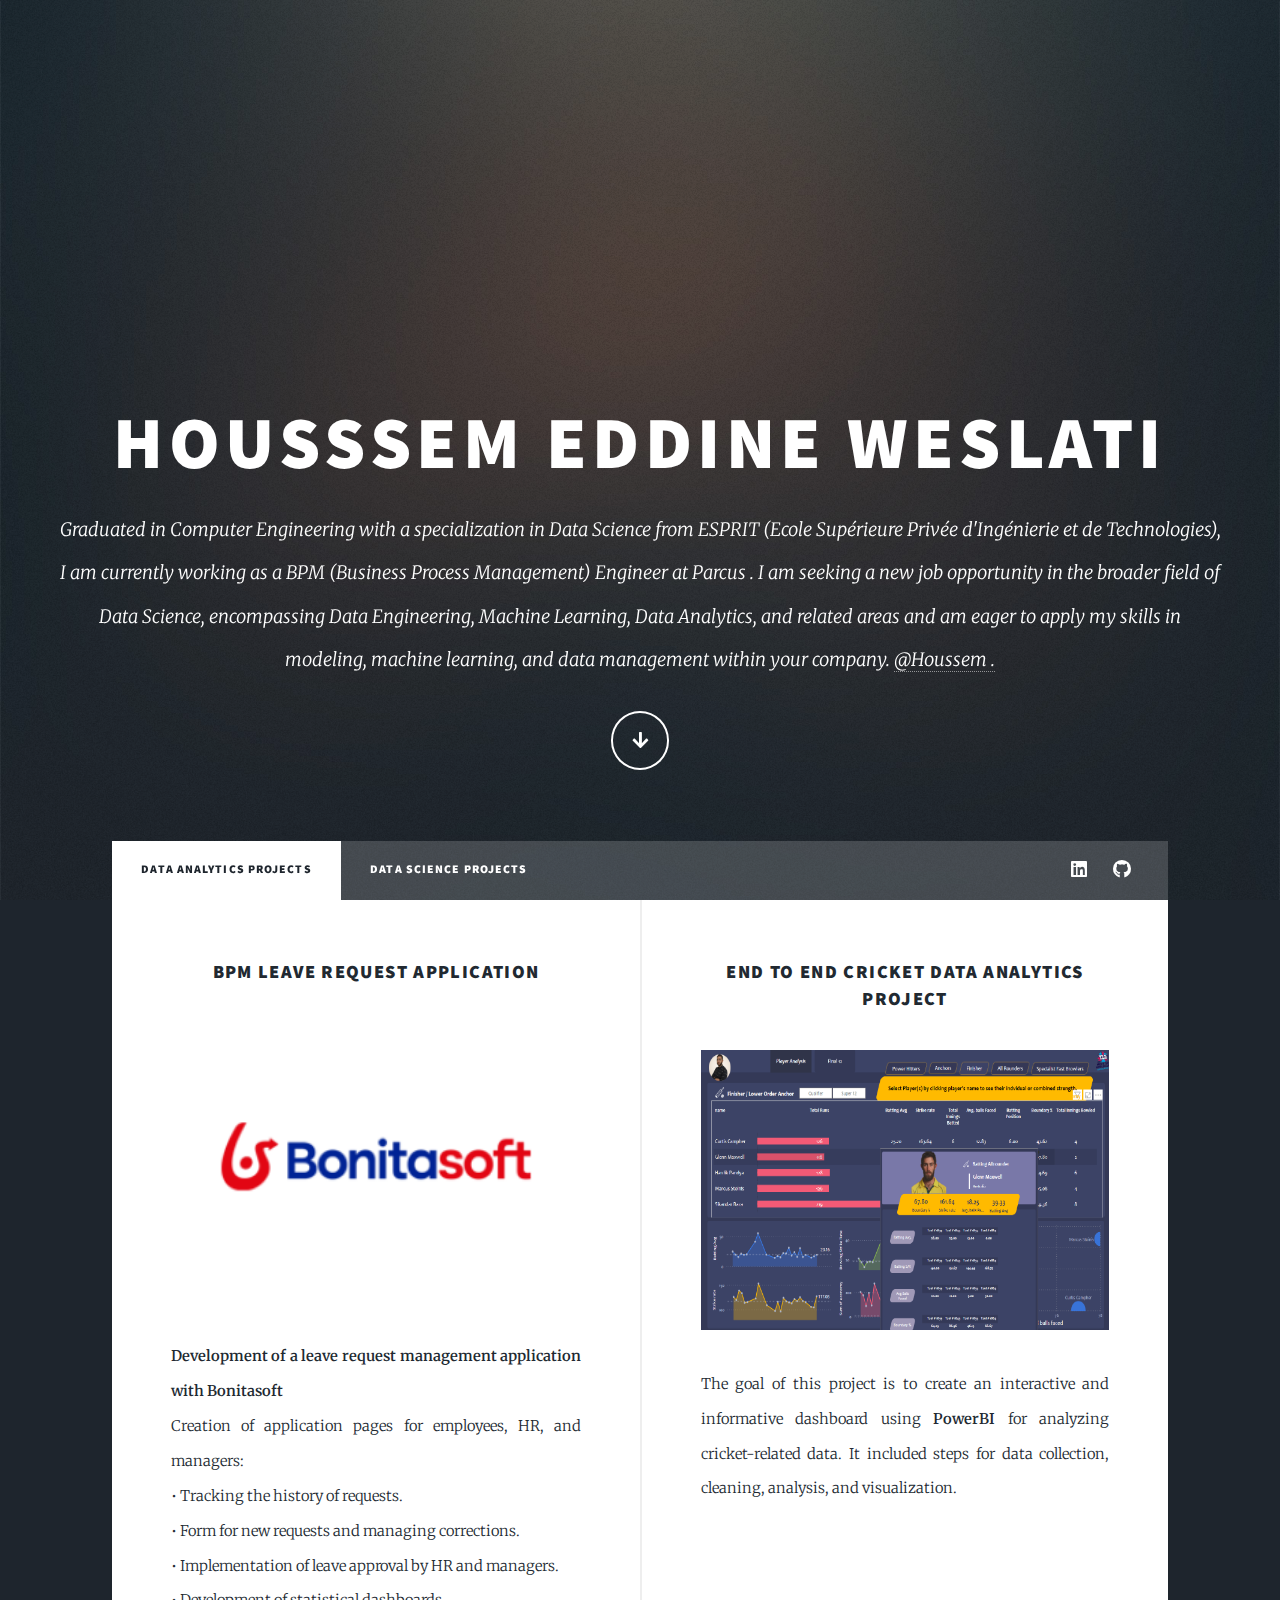
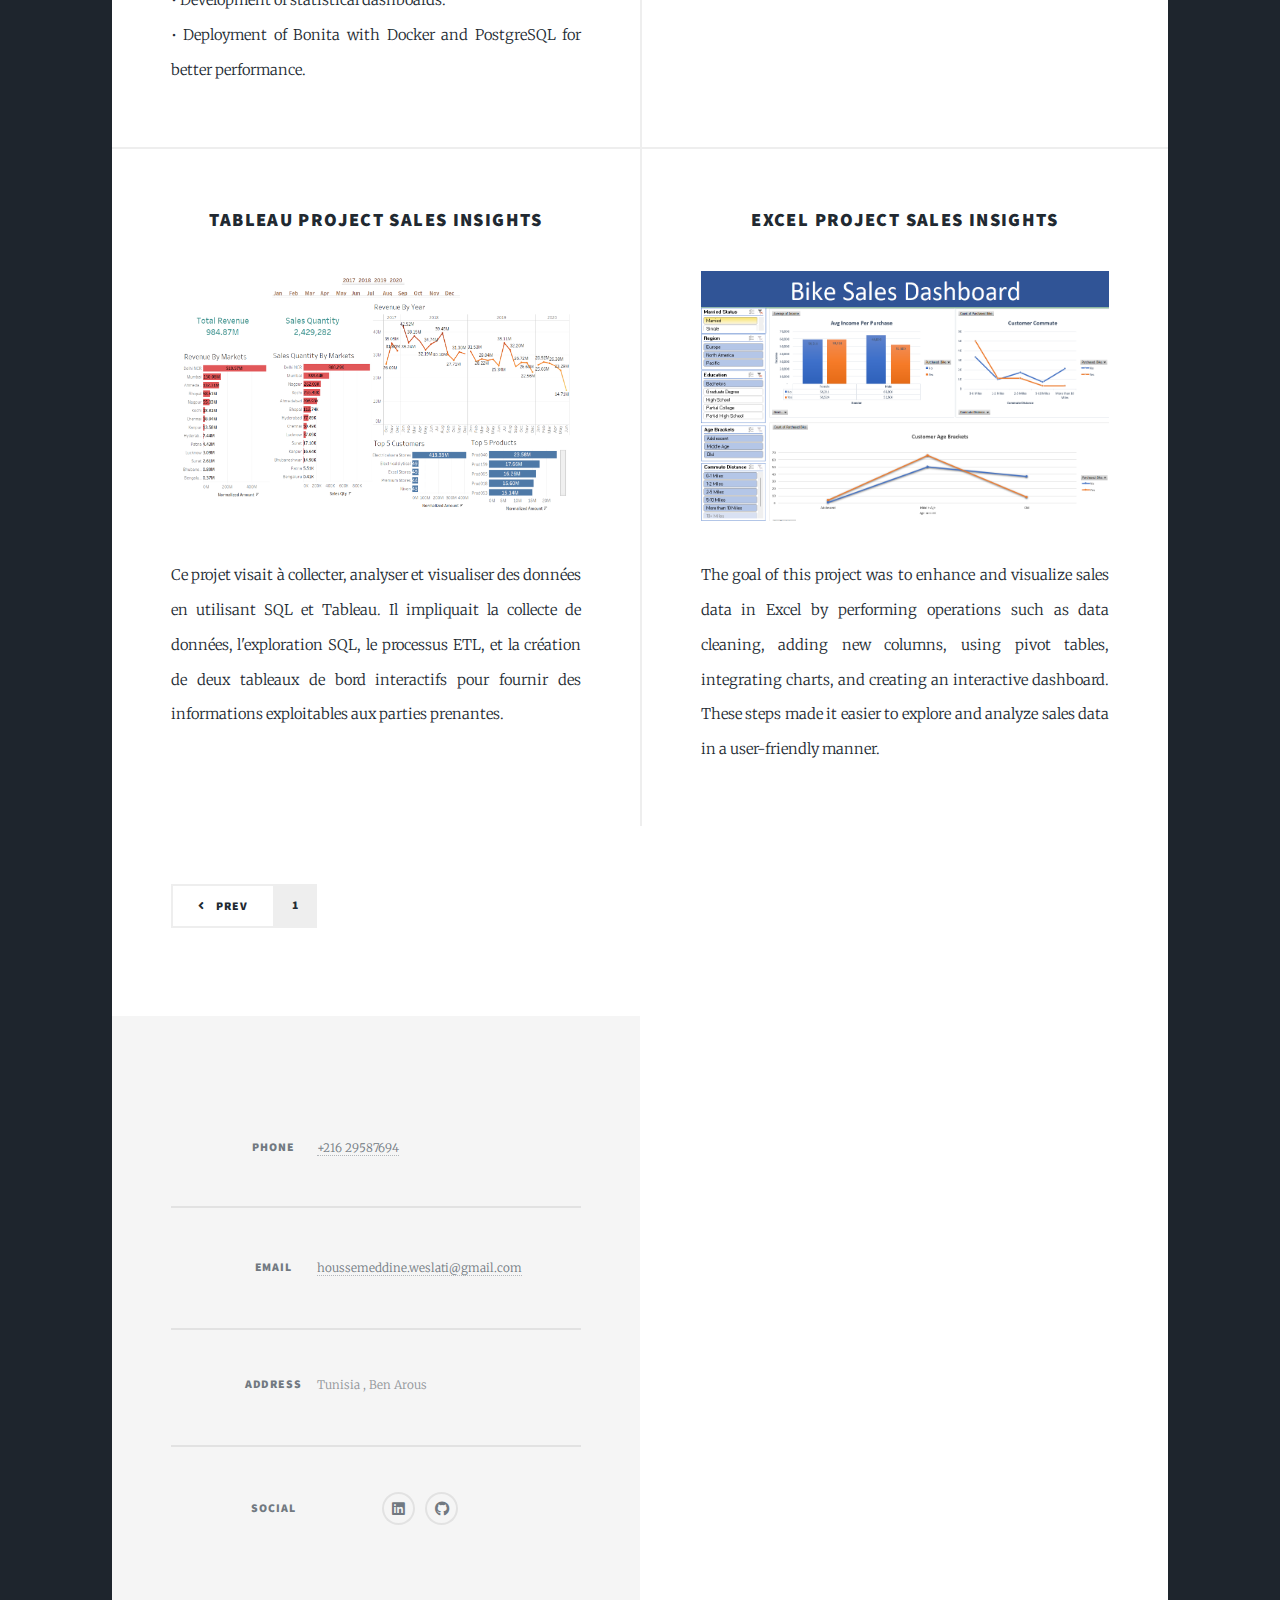
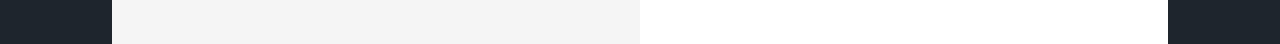
<file: index.html>
<!DOCTYPE HTML>
<!--
	Massively by HTML5 UP
	html5up.net | @ajlkn
	Free for personal and commercial use under the CCA 3.0 license (html5up.net/license)
-->
<html>
	<head>
		<title>Houssem Portfolio</title>
		<meta charset="utf-8" />

		<meta name="viewport" content="width=device-width, initial-scale=1, user-scalable=no" />
		<link rel="stylesheet" href="assets/css/main.css" />
		<noscript><link rel="stylesheet" href="assets/css/noscript.css" /></noscript>
	</head>
	<body class="is-preload">

		<!-- Wrapper -->
			<div id="wrapper" class="fade-in">

				<!-- Intro -->
					<div id="intro">
						<h1>Housssem Eddine Weslati <br />
						</h1>
						<p> Graduated in Computer Engineering with a specialization in Data Science from ESPRIT (Ecole Supérieure Privée d'Ingénierie et de Technologies), I am currently working as a BPM (Business Process Management) Engineer at Parcus . I am seeking a new job opportunity in the broader field of Data Science, encompassing Data Engineering, Machine Learning, Data Analytics, and related areas and am eager to apply my skills in modeling, machine learning, and data management within your company.
							  <a href="https://www.linkedin.com/in/houssemeddineweslati/">@Houssem .</a> <br /></p>
						<ul class="actions">
							<li><a href="#header" class="button icon solid solo fa-arrow-down scrolly">Continue</a></li>
						</ul>
					</div>

				<!-- Header -->
<!-- 					<header id="header">
					</header> -->
					<header id="header">
						<div class="logo">
							<a href="">
								<img src="images/logo.png" alt="Your Circular Logo" class="circular-logo">
							</a>
						</div>
					</header>
					
				<!-- Nav -->
					<nav id="nav">
						<ul class="links">
							<li class="active"><a href="https://houssemeddineweslati.github.io/Portfolio/">Data Analytics Projects</a></li>
							<li ><a href="Projets_Data_Science.html">Data Science Projects</a></li>
						</ul>
						
						<ul class="icons">
							<li><a href="https://www.linkedin.com/in/houssemeddineweslati/" class="icon brands fa-linkedin" ><span class="label">fa-linkedin</span></a></li>
						<li><a href="https://github.com/HoussemEddineWeslati" class="icon brands fa-github"><span class="label">GitHub</span></a></li></ul>
						</ul>
					</nav>

				<!-- Main -->
				<div id="main">

					<!-- Posts -->
						<section class="posts">
							<article>
								<header>
									<h3><a href="">BPM Leave Request Application<br />
										</a></h3>
								</header>
								<a href="" class="image fit"><img src="images/bonitasoft.png" alt="" width="280" height="280" /></a>
								<p> 
									<b>Development of a leave request management application with Bonitasoft</b><br/>
									Creation of application pages for employees, HR, and managers:<br/>
									• Tracking the history of requests.<br/>
									• Form for new requests and managing corrections.<br/>
									• Implementation of leave approval by HR and managers.<br/>
									• Development of statistical dashboards.<br/>
									• Deployment of Bonita with Docker and PostgreSQL for better performance.<br/>

								<!-- <ul class="actions special">
									<li><a href="https://github.com/HoussemEddineWeslati/Molecule-Design-Data-Science-Project" class="button">Voir le projet</a></li>
								</ul> -->
							</article>

							<article>
								<header>
									<h3><a href="https://github.com/HoussemEddineWeslati/End-To-End-Cricket-Data-Analytics-Project">End To End Cricket Data Analytics Project <br />
										</a></h3>
								</header>
								<a href="https://github.com/HoussemEddineWeslati/End-To-End-Cricket-Data-Analytics-Project" class="image fit"><img src="images/cricket.png" alt="" width="280" height="280" /></a>
								<p>The goal of this project is to create an interactive and informative dashboard using <b>PowerBI</b> for analyzing cricket-related data. It included steps for data collection, cleaning, analysis, and visualization.</p>
								</p>
								<!-- <ul class="actions special">
									<li><a href="https://github.com/HoussemEddineWeslati/Molecule-Design-Data-Science-Project" class="button">Voir le projet</a></li>
								</ul> -->
							</article>
							<article>
								<header>
									<h3><a href="https://github.com/HoussemEddineWeslati/Tableau-Project-Sales-insights"> Tableau Project Sales insights
										<br />
										</a></h3>
								</header>
								<a href="https://github.com/HoussemEddineWeslati/Tableau-Project-Sales-insights" class="image fit"><img src="images/Tableau.png" alt="" width="280" height="250" /></a>
								<p> Ce projet visait à collecter, analyser et visualiser des données en utilisant SQL et Tableau. Il impliquait la collecte de données, l'exploration SQL, le processus ETL,
									 et la création de deux tableaux de bord interactifs pour fournir des informations exploitables aux parties prenantes.</p>
							
							</article>
							<article>
								<header>
									<h3><a href="https://github.com/HoussemEddineWeslati/Excel-Project">Excel Project Sales insights <br />
										</a></h3>
								</header>
								<a href="https://github.com/HoussemEddineWeslati/Excel-Project" class="image fit"><img src="images/Excel.png" alt="" width="280" height="250" /></a>
								<p>The goal of this project was to enhance and visualize sales data in Excel by performing operations such as data cleaning, adding new columns, using pivot tables, 
									integrating charts, and creating an interactive dashboard. These steps made it easier to explore and analyze sales data in a user-friendly 
									manner.</p>
						
							</article>
							
							<div class="pagination">
								<a href="#" class="previous">Prev</a>
								<a href="#" class="page active">1</a>
<!-- 								<a href="Page2.html" class="page">2</a>
 -->								<!-- <a href="#" class="page">3</a>
								<span class="extra">&hellip;</span>
								<a href="#" class="page">8</a>
								<a href="#" class="page">9</a>
								<a href="#" class="page">10</a>
								<a href="#" class="next">Next</a> -->
							</div>
							
							<!-- Footer -->
							

			<!-- Footer -->
				<footer id="footer">
						
					<section class="split contact">
						<section>
							<h3>Phone</h3>
							<p><a href="#">+216 29587694</a></p>
						</section>
						<section>
							<h3>Email</h3>
							<p><a href="#">houssemeddine.weslati@gmail.com</a></p>
						</section>
						<section class="alt">
							<h3>Address</h3>
							<p>Tunisia , Ben Arous<br />
							</p>
						</section>
						<section>
							<h3>Social</h3>
							<ul class="icons alt">
								<li><a href="https://www.linkedin.com/in/houssemeddineweslati/" class="icon brands fa-linkedin"><span class="label">fa-linkedin</span></a></li>
						<li><a href="https://github.com/HoussemEddineWeslati" class="icon brands fa-github"><span class="label">GitHub</span></a></li></ul>
						</section>
					</section>
				</footer>

			<!-- Copyright -->
				<div id="copyright">
					<ul><li>&copy; Untitled</li><li>Design: <a href="https://html5up.net">HTML5 UP</a></li></ul>
				</div>

		</div>
						
				
		<!-- Scripts -->
			<script src="assets/js/jquery.min.js"></script>
			<script src="assets/js/jquery.scrollex.min.js"></script>
			<script src="assets/js/jquery.scrolly.min.js"></script>
			<script src="assets/js/browser.min.js"></script>
			<script src="assets/js/breakpoints.min.js"></script>
			<script src="assets/js/util.js"></script>
			<script src="assets/js/main.js"></script>

	</body>
</html>
</file>
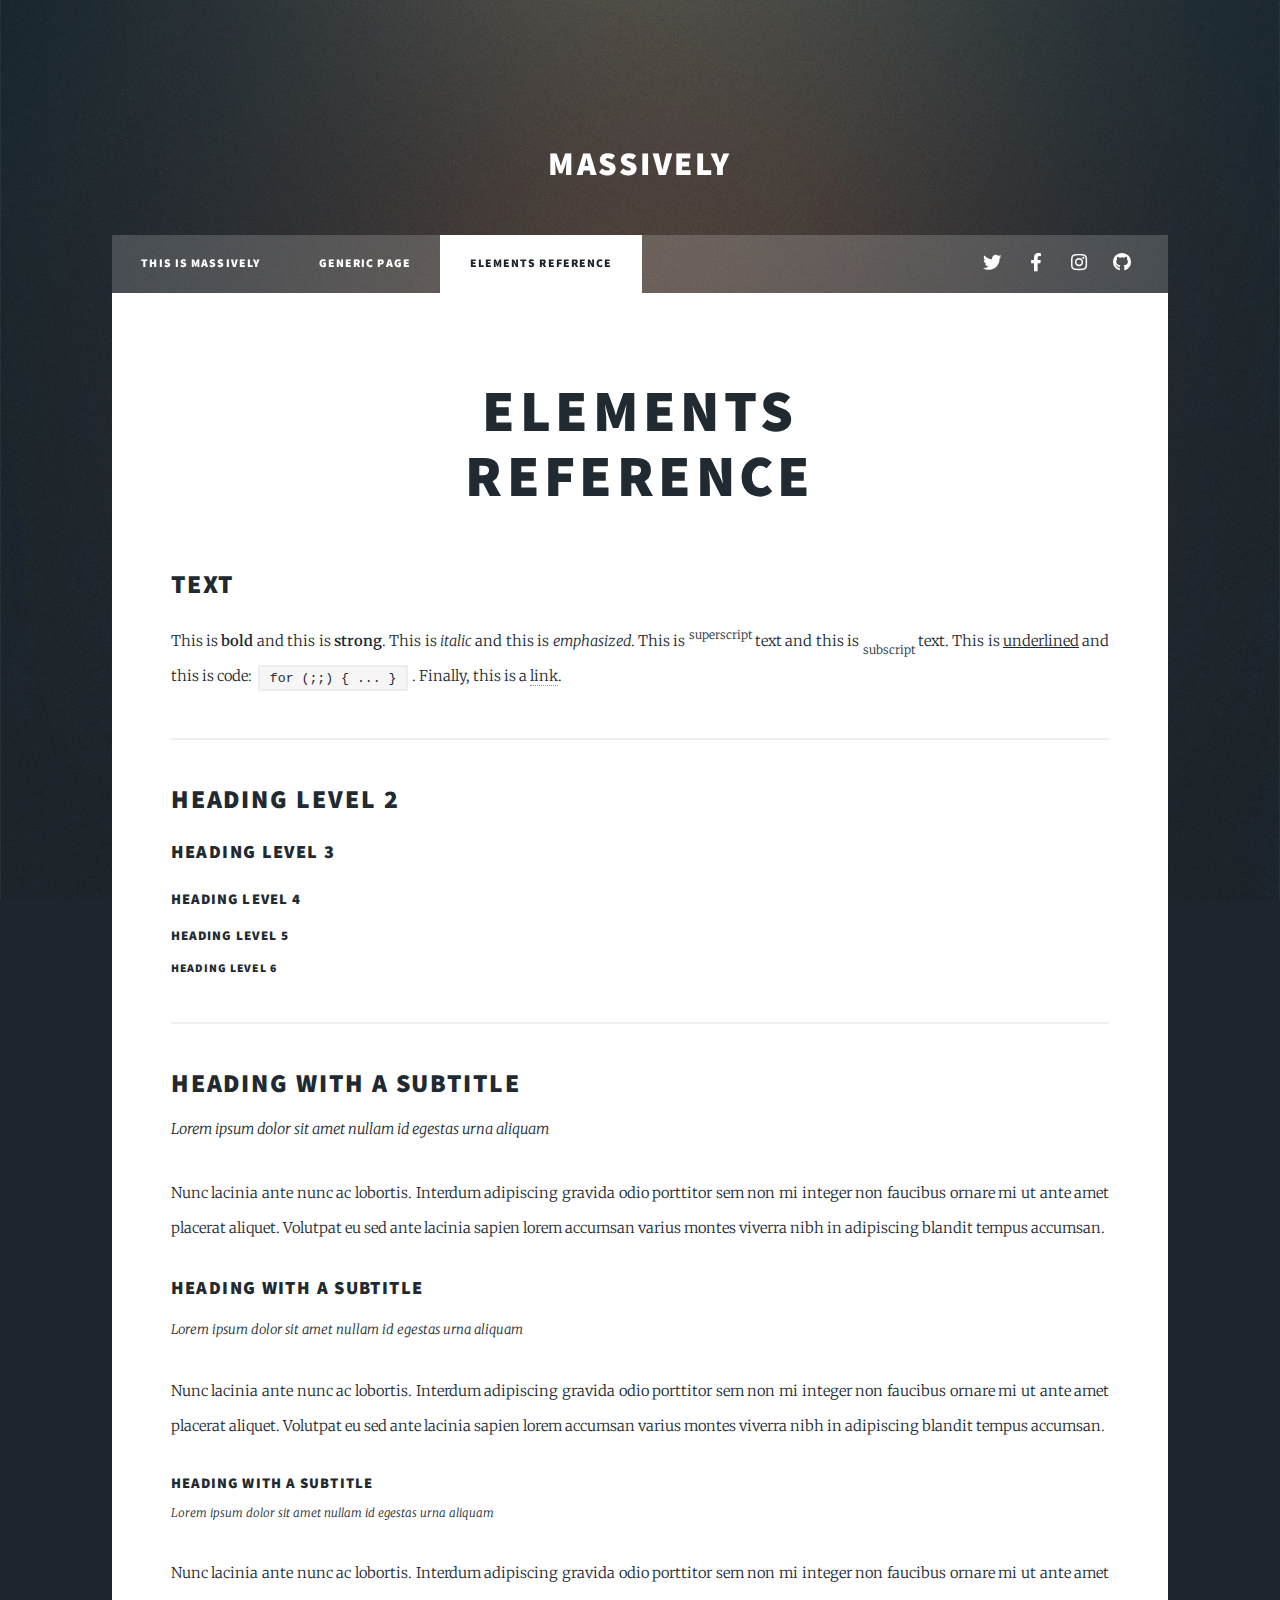
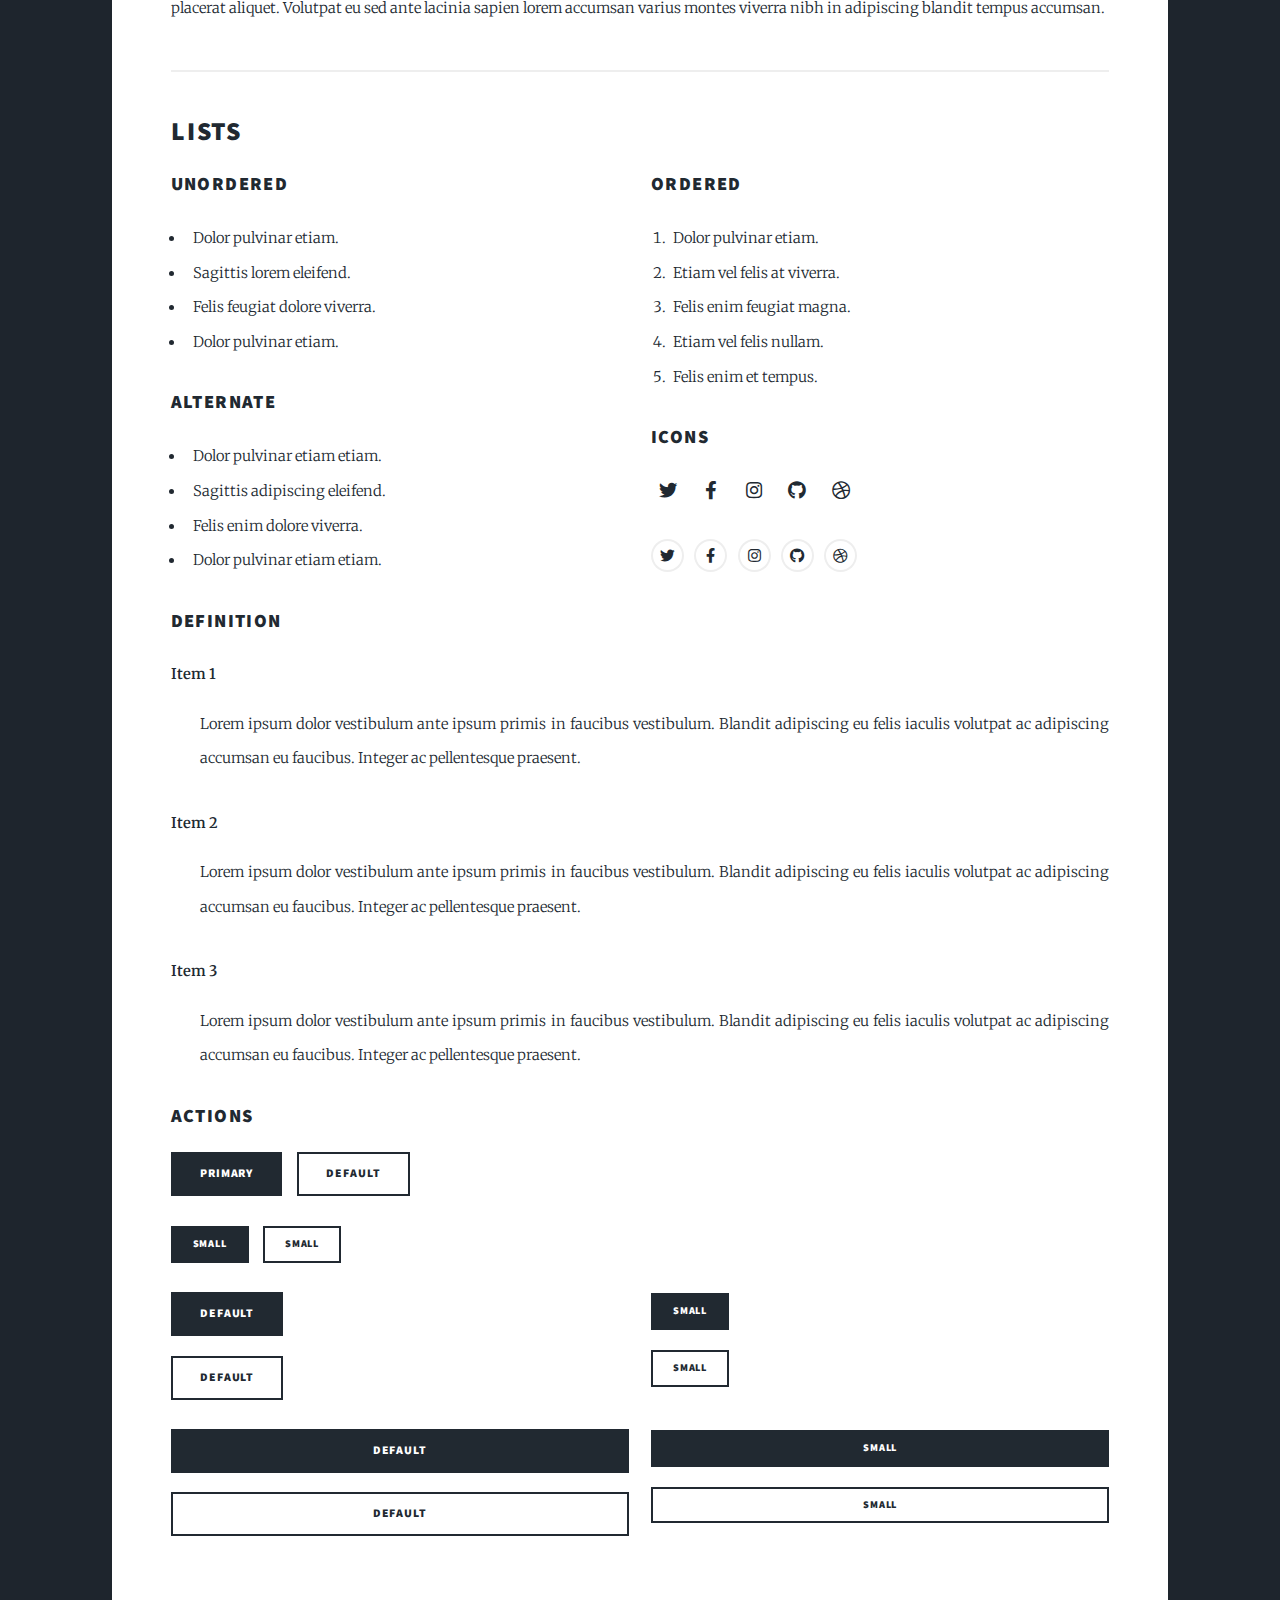
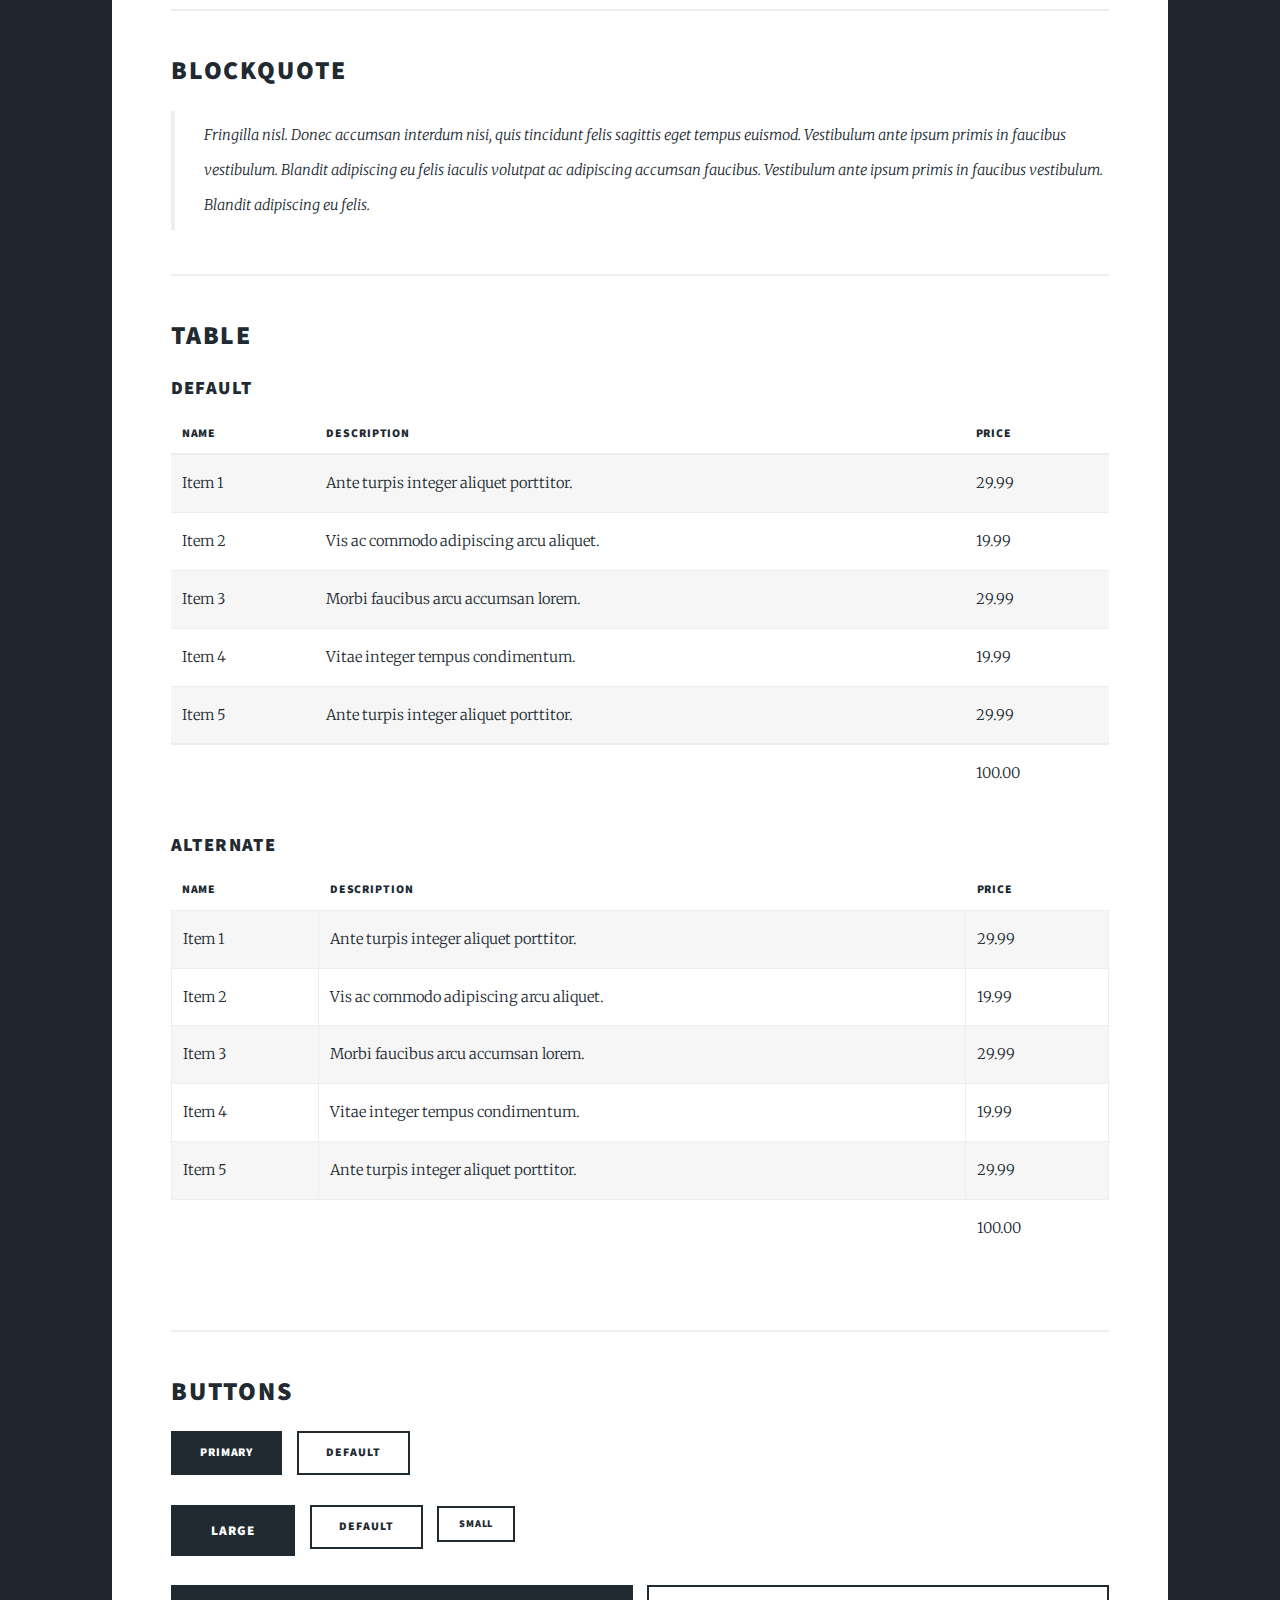
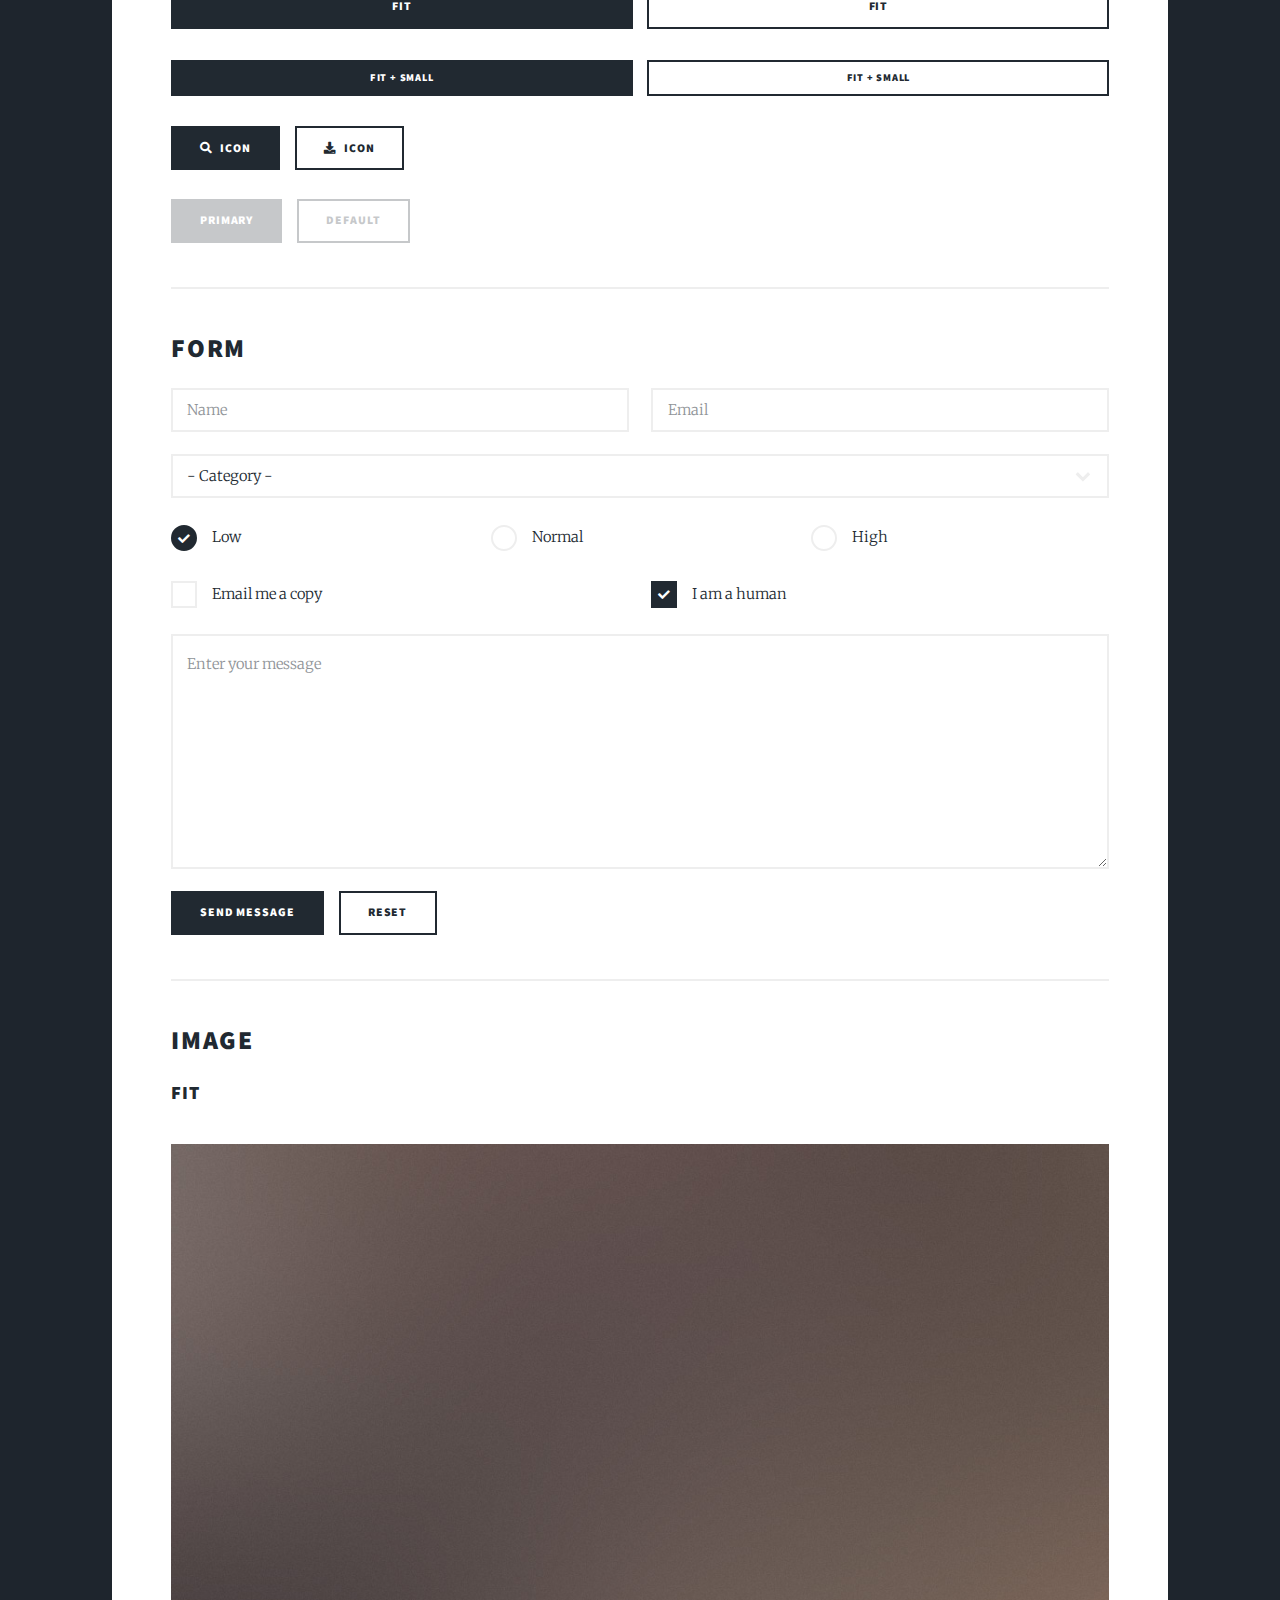
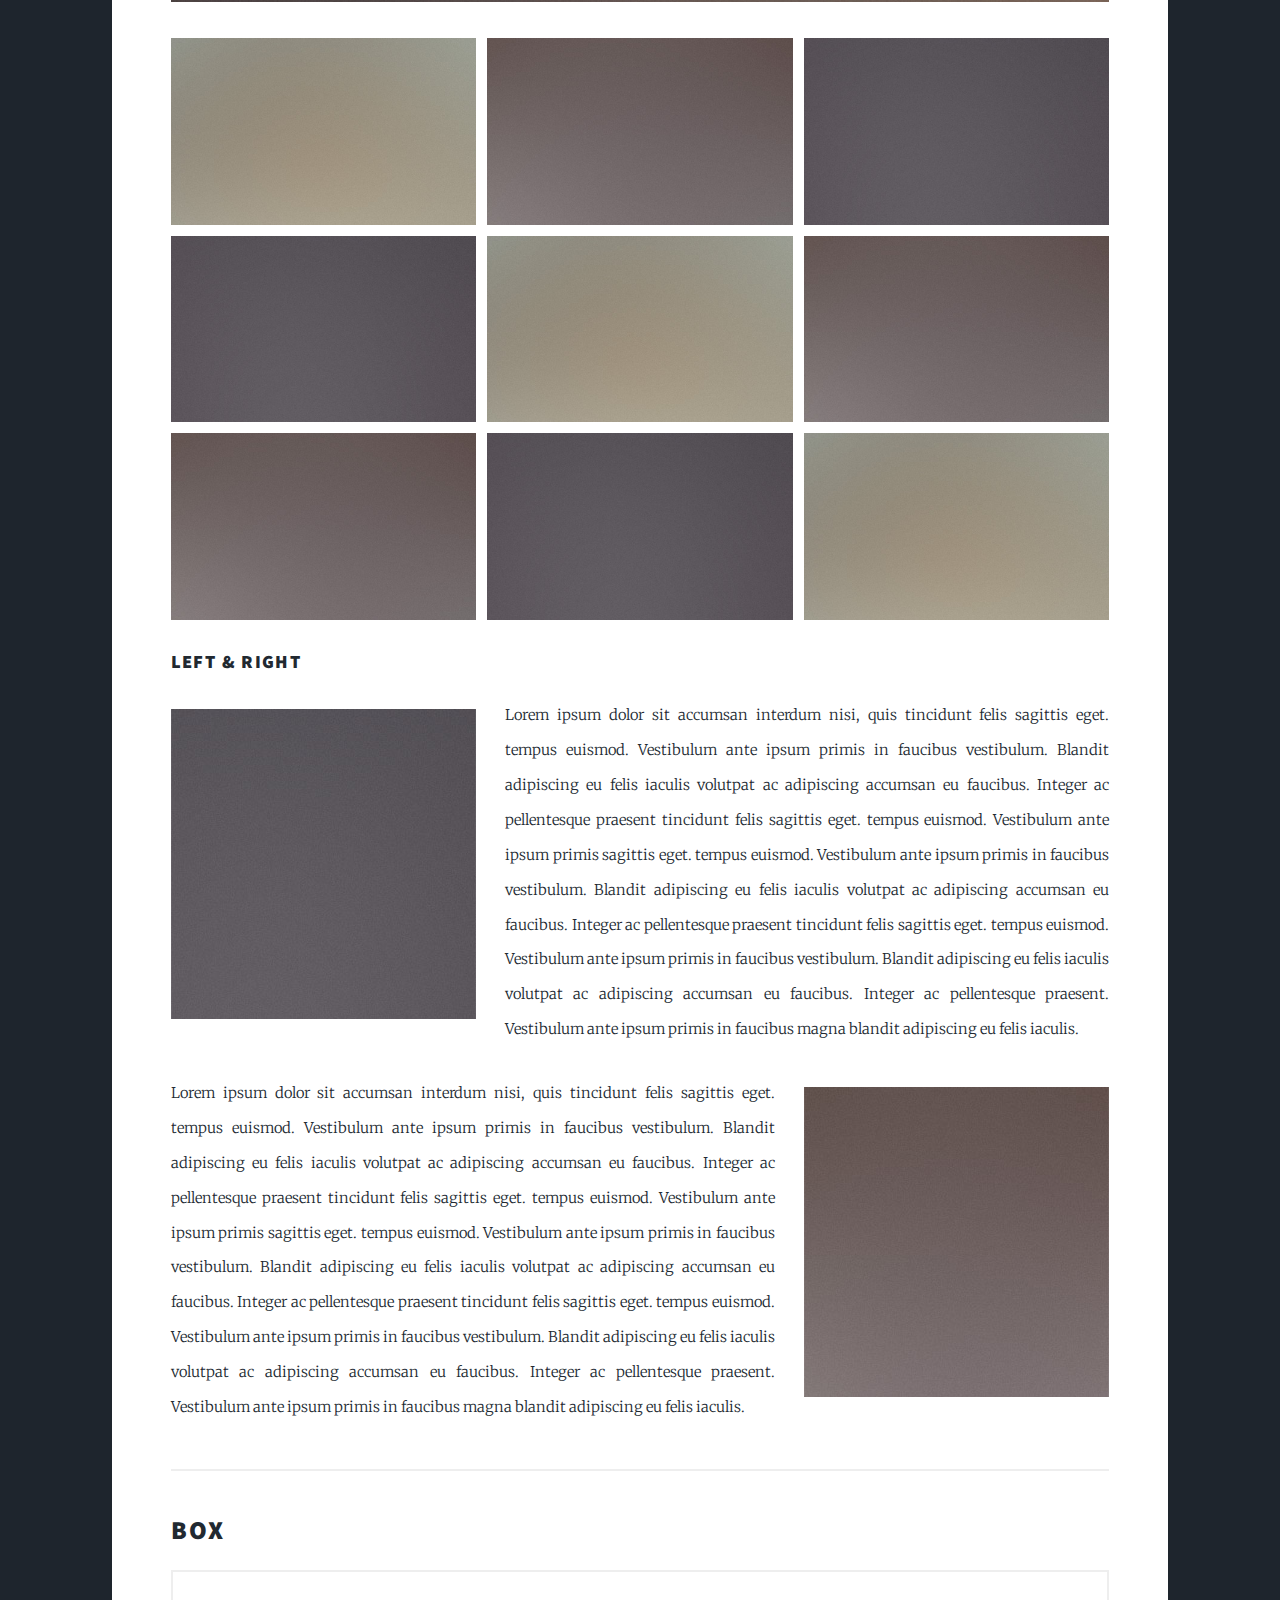
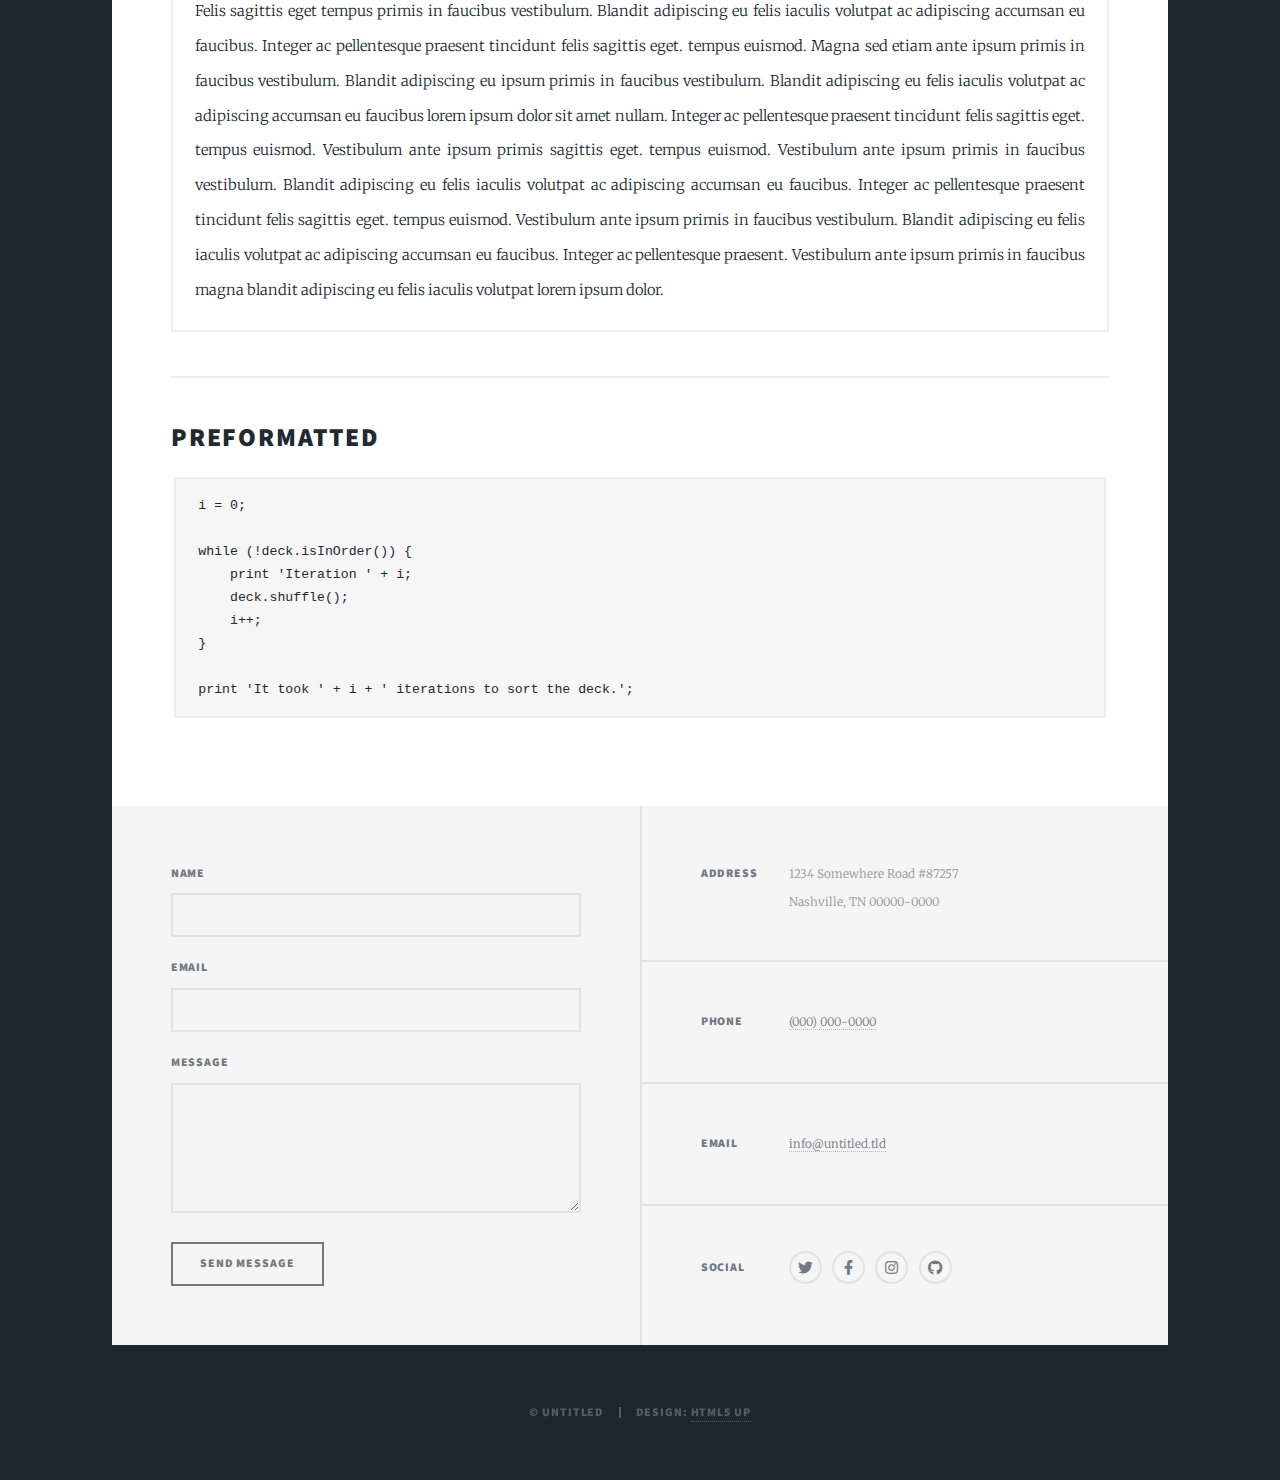
<file: elements.html>
<!DOCTYPE HTML>
<!--
	Massively by HTML5 UP
	html5up.net | @ajlkn
	Free for personal and commercial use under the CCA 3.0 license (html5up.net/license)
-->
<html>
	<head>
		<title>Elements Reference - Massively by HTML5 UP</title>
		<meta charset="utf-8" />
		<meta name="viewport" content="width=device-width, initial-scale=1, user-scalable=no" />
		<link rel="stylesheet" href="assets/css/main.css" />
		<noscript><link rel="stylesheet" href="assets/css/noscript.css" /></noscript>
	</head>
	<body class="is-preload">

		<!-- Wrapper -->
			<div id="wrapper">

				<!-- Header -->
					<header id="header">
						<a href="index.html" class="logo">Massively</a>
					</header>

				<!-- Nav -->
					<nav id="nav">
						<ul class="links">
							<li><a href="index.html">This is Massively</a></li>
							<li><a href="generic.html">Generic Page</a></li>
							<li class="active"><a href="elements.html">Elements Reference</a></li>
						</ul>
						<ul class="icons">
							<li><a href="#" class="icon brands fa-twitter"><span class="label">Twitter</span></a></li>
							<li><a href="#" class="icon brands fa-facebook-f"><span class="label">Facebook</span></a></li>
							<li><a href="#" class="icon brands fa-instagram"><span class="label">Instagram</span></a></li>
							<li><a href="#" class="icon brands fa-github"><span class="label">GitHub</span></a></li>
						</ul>
					</nav>

				<!-- Main -->
					<div id="main">

						<!-- Post -->
							<section class="post">
								<header class="major">
									<h1>Elements<br />
									Reference</h1>
								</header>

								<!-- Text stuff -->
									<h2>Text</h2>
									<p>This is <b>bold</b> and this is <strong>strong</strong>. This is <i>italic</i> and this is <em>emphasized</em>.
									This is <sup>superscript</sup> text and this is <sub>subscript</sub> text.
									This is <u>underlined</u> and this is code: <code>for (;;) { ... }</code>.
									Finally, this is a <a href="#">link</a>.</p>
									<hr />
									<h2>Heading Level 2</h2>
									<h3>Heading Level 3</h3>
									<h4>Heading Level 4</h4>
									<h5>Heading Level 5</h5>
									<h6>Heading Level 6</h6>
									<hr />
									<header>
										<h2>Heading with a Subtitle</h2>
										<p>Lorem ipsum dolor sit amet nullam id egestas urna aliquam</p>
									</header>
									<p>Nunc lacinia ante nunc ac lobortis. Interdum adipiscing gravida odio porttitor sem non mi integer non faucibus ornare mi ut ante amet placerat aliquet. Volutpat eu sed ante lacinia sapien lorem accumsan varius montes viverra nibh in adipiscing blandit tempus accumsan.</p>
									<header>
										<h3>Heading with a Subtitle</h3>
										<p>Lorem ipsum dolor sit amet nullam id egestas urna aliquam</p>
									</header>
									<p>Nunc lacinia ante nunc ac lobortis. Interdum adipiscing gravida odio porttitor sem non mi integer non faucibus ornare mi ut ante amet placerat aliquet. Volutpat eu sed ante lacinia sapien lorem accumsan varius montes viverra nibh in adipiscing blandit tempus accumsan.</p>
									<header>
										<h4>Heading with a Subtitle</h4>
										<p>Lorem ipsum dolor sit amet nullam id egestas urna aliquam</p>
									</header>
									<p>Nunc lacinia ante nunc ac lobortis. Interdum adipiscing gravida odio porttitor sem non mi integer non faucibus ornare mi ut ante amet placerat aliquet. Volutpat eu sed ante lacinia sapien lorem accumsan varius montes viverra nibh in adipiscing blandit tempus accumsan.</p>

									<hr />

								<!-- Lists -->
									<h2>Lists</h2>
									<div class="row">
										<div class="col-6 col-12-small">

											<h3>Unordered</h3>
											<ul>
												<li>Dolor pulvinar etiam.</li>
												<li>Sagittis lorem eleifend.</li>
												<li>Felis feugiat dolore viverra.</li>
												<li>Dolor pulvinar etiam.</li>
											</ul>

											<h3>Alternate</h3>
											<ul class="alt">
												<li>Dolor pulvinar etiam etiam.</li>
												<li>Sagittis adipiscing eleifend.</li>
												<li>Felis enim dolore viverra.</li>
												<li>Dolor pulvinar etiam etiam.</li>
											</ul>

										</div>
										<div class="col-6 col-12-small">

											<h3>Ordered</h3>
											<ol>
												<li>Dolor pulvinar etiam.</li>
												<li>Etiam vel felis at viverra.</li>
												<li>Felis enim feugiat magna.</li>
												<li>Etiam vel felis nullam.</li>
												<li>Felis enim et tempus.</li>
											</ol>

											<h3>Icons</h3>
											<ul class="icons">
												<li><a href="#" class="icon brands fa-twitter"><span class="label">Twitter</span></a></li>
												<li><a href="#" class="icon brands fa-facebook-f"><span class="label">Facebook</span></a></li>
												<li><a href="#" class="icon brands fa-instagram"><span class="label">Instagram</span></a></li>
												<li><a href="#" class="icon brands fa-github"><span class="label">Github</span></a></li>
												<li><a href="#" class="icon brands fa-dribbble"><span class="label">Dribbble</span></a></li>
											</ul>
											<ul class="icons alt">
												<li><a href="#" class="icon brands alt fa-twitter"><span class="label">Twitter</span></a></li>
												<li><a href="#" class="icon brands alt fa-facebook-f"><span class="label">Facebook</span></a></li>
												<li><a href="#" class="icon brands alt fa-instagram"><span class="label">Instagram</span></a></li>
												<li><a href="#" class="icon brands alt fa-github"><span class="label">Github</span></a></li>
												<li><a href="#" class="icon brands alt fa-dribbble"><span class="label">Dribbble</span></a></li>
											</ul>

										</div>
									</div>
									<h3>Definition</h3>
									<dl>
										<dt>Item 1</dt>
										<dd>
											<p>Lorem ipsum dolor vestibulum ante ipsum primis in faucibus vestibulum. Blandit adipiscing eu felis iaculis volutpat ac adipiscing accumsan eu faucibus. Integer ac pellentesque praesent.</p>
										</dd>
										<dt>Item 2</dt>
										<dd>
											<p>Lorem ipsum dolor vestibulum ante ipsum primis in faucibus vestibulum. Blandit adipiscing eu felis iaculis volutpat ac adipiscing accumsan eu faucibus. Integer ac pellentesque praesent.</p>
										</dd>
										<dt>Item 3</dt>
										<dd>
											<p>Lorem ipsum dolor vestibulum ante ipsum primis in faucibus vestibulum. Blandit adipiscing eu felis iaculis volutpat ac adipiscing accumsan eu faucibus. Integer ac pellentesque praesent.</p>
										</dd>
									</dl>

									<h3>Actions</h3>
									<ul class="actions">
										<li><a href="#" class="button primary">Primary</a></li>
										<li><a href="#" class="button">Default</a></li>
									</ul>
									<ul class="actions small">
										<li><a href="#" class="button primary small">Small</a></li>
										<li><a href="#" class="button small">Small</a></li>
									</ul>
									<div class="row">
										<div class="col-6 col-12-small">
											<ul class="actions stacked">
												<li><a href="#" class="button primary">Default</a></li>
												<li><a href="#" class="button">Default</a></li>
											</ul>
										</div>
										<div class="col-6 col-12-small">
											<ul class="actions stacked">
												<li><a href="#" class="button primary small">Small</a></li>
												<li><a href="#" class="button small">Small</a></li>
											</ul>
										</div>
									</div>
									<div class="row">
										<div class="col-6 col-12-small">
											<ul class="actions stacked">
												<li><a href="#" class="button primary fit">Default</a></li>
												<li><a href="#" class="button fit">Default</a></li>
											</ul>
										</div>
										<div class="col-6 col-12-small">
											<ul class="actions stacked">
												<li><a href="#" class="button primary small fit">Small</a></li>
												<li><a href="#" class="button small fit">Small</a></li>
											</ul>
										</div>
									</div>

									<hr />

								<!-- Blockquote -->
									<h2>Blockquote</h2>
									<blockquote>Fringilla nisl. Donec accumsan interdum nisi, quis tincidunt felis sagittis eget tempus euismod. Vestibulum ante ipsum primis in faucibus vestibulum. Blandit adipiscing eu felis iaculis volutpat ac adipiscing accumsan faucibus. Vestibulum ante ipsum primis in faucibus vestibulum. Blandit adipiscing eu felis.</blockquote>

									<hr />

								<!-- Table -->
									<h2>Table</h2>

									<h3>Default</h3>
									<div class="table-wrapper">
										<table>
											<thead>
												<tr>
													<th>Name</th>
													<th>Description</th>
													<th>Price</th>
												</tr>
											</thead>
											<tbody>
												<tr>
													<td>Item 1</td>
													<td>Ante turpis integer aliquet porttitor.</td>
													<td>29.99</td>
												</tr>
												<tr>
													<td>Item 2</td>
													<td>Vis ac commodo adipiscing arcu aliquet.</td>
													<td>19.99</td>
												</tr>
												<tr>
													<td>Item 3</td>
													<td> Morbi faucibus arcu accumsan lorem.</td>
													<td>29.99</td>
												</tr>
												<tr>
													<td>Item 4</td>
													<td>Vitae integer tempus condimentum.</td>
													<td>19.99</td>
												</tr>
												<tr>
													<td>Item 5</td>
													<td>Ante turpis integer aliquet porttitor.</td>
													<td>29.99</td>
												</tr>
											</tbody>
											<tfoot>
												<tr>
													<td colspan="2"></td>
													<td>100.00</td>
												</tr>
											</tfoot>
										</table>
									</div>

									<h3>Alternate</h3>
									<div class="table-wrapper">
										<table class="alt">
											<thead>
												<tr>
													<th>Name</th>
													<th>Description</th>
													<th>Price</th>
												</tr>
											</thead>
											<tbody>
												<tr>
													<td>Item 1</td>
													<td>Ante turpis integer aliquet porttitor.</td>
													<td>29.99</td>
												</tr>
												<tr>
													<td>Item 2</td>
													<td>Vis ac commodo adipiscing arcu aliquet.</td>
													<td>19.99</td>
												</tr>
												<tr>
													<td>Item 3</td>
													<td> Morbi faucibus arcu accumsan lorem.</td>
													<td>29.99</td>
												</tr>
												<tr>
													<td>Item 4</td>
													<td>Vitae integer tempus condimentum.</td>
													<td>19.99</td>
												</tr>
												<tr>
													<td>Item 5</td>
													<td>Ante turpis integer aliquet porttitor.</td>
													<td>29.99</td>
												</tr>
											</tbody>
											<tfoot>
												<tr>
													<td colspan="2"></td>
													<td>100.00</td>
												</tr>
											</tfoot>
										</table>
									</div>

									<hr />

								<!-- Buttons -->
									<h2>Buttons</h2>
									<ul class="actions">
										<li><a href="#" class="button primary">Primary</a></li>
										<li><a href="#" class="button">Default</a></li>
									</ul>
									<ul class="actions">
										<li><a href="#" class="button primary large">Large</a></li>
										<li><a href="#" class="button">Default</a></li>
										<li><a href="#" class="button small">Small</a></li>
									</ul>
									<ul class="actions fit">
										<li><a href="#" class="button primary fit">Fit</a></li>
										<li><a href="#" class="button fit">Fit</a></li>
									</ul>
									<ul class="actions fit small">
										<li><a href="#" class="button primary fit small">Fit + Small</a></li>
										<li><a href="#" class="button fit small">Fit + Small</a></li>
									</ul>
									<ul class="actions">
										<li><a href="#" class="button primary icon solid fa-search">Icon</a></li>
										<li><a href="#" class="button icon solid fa-download">Icon</a></li>
									</ul>
									<ul class="actions">
										<li><span class="button primary disabled">Primary</span></li>
										<li><span class="button disabled">Default</span></li>
									</ul>

									<hr />

								<!-- Form -->
									<h2>Form</h2>

									<form method="post" action="#">
										<div class="row gtr-uniform">
											<div class="col-6 col-12-xsmall">
												<input type="text" name="demo-name" id="demo-name" value="" placeholder="Name" />
											</div>
											<div class="col-6 col-12-xsmall">
												<input type="email" name="demo-email" id="demo-email" value="" placeholder="Email" />
											</div>
											<!-- Break -->
											<div class="col-12">
												<select name="demo-category" id="demo-category">
													<option value="">- Category -</option>
													<option value="1">Manufacturing</option>
													<option value="1">Shipping</option>
													<option value="1">Administration</option>
													<option value="1">Human Resources</option>
												</select>
											</div>
											<!-- Break -->
											<div class="col-4 col-12-small">
												<input type="radio" id="demo-priority-low" name="demo-priority" checked>
												<label for="demo-priority-low">Low</label>
											</div>
											<div class="col-4 col-12-small">
												<input type="radio" id="demo-priority-normal" name="demo-priority">
												<label for="demo-priority-normal">Normal</label>
											</div>
											<div class="col-4 col-12-small">
												<input type="radio" id="demo-priority-high" name="demo-priority">
												<label for="demo-priority-high">High</label>
											</div>
											<!-- Break -->
											<div class="col-6 col-12-small">
												<input type="checkbox" id="demo-copy" name="demo-copy">
												<label for="demo-copy">Email me a copy</label>
											</div>
											<div class="col-6 col-12-small">
												<input type="checkbox" id="demo-human" name="demo-human" checked>
												<label for="demo-human">I am a human</label>
											</div>
											<!-- Break -->
											<div class="col-12">
												<textarea name="demo-message" id="demo-message" placeholder="Enter your message" rows="6"></textarea>
											</div>
											<!-- Break -->
											<div class="col-12">
												<ul class="actions">
													<li><input type="submit" value="Send Message" class="primary" /></li>
													<li><input type="reset" value="Reset" /></li>
												</ul>
											</div>
										</div>
									</form>

									<hr />

								<!-- Image -->
									<h2>Image</h2>

									<h3>Fit</h3>
									<span class="image fit"><img src="images/pic01.jpg" alt="" /></span>
									<div class="box alt">
										<div class="row gtr-50 gtr-uniform">
											<div class="col-4"><span class="image fit"><img src="images/pic02.jpg" alt="" /></span></div>
											<div class="col-4"><span class="image fit"><img src="images/pic03.jpg" alt="" /></span></div>
											<div class="col-4"><span class="image fit"><img src="images/pic04.jpg" alt="" /></span></div>
											<!-- Break -->
											<div class="col-4"><span class="image fit"><img src="images/pic04.jpg" alt="" /></span></div>
											<div class="col-4"><span class="image fit"><img src="images/pic02.jpg" alt="" /></span></div>
											<div class="col-4"><span class="image fit"><img src="images/pic03.jpg" alt="" /></span></div>
											<!-- Break -->
											<div class="col-4"><span class="image fit"><img src="images/pic03.jpg" alt="" /></span></div>
											<div class="col-4"><span class="image fit"><img src="images/pic04.jpg" alt="" /></span></div>
											<div class="col-4"><span class="image fit"><img src="images/pic02.jpg" alt="" /></span></div>
										</div>
									</div>

									<h3>Left &amp; Right</h3>
									<p><span class="image left"><img src="images/pic08.jpg" alt="" /></span>Lorem ipsum dolor sit accumsan interdum nisi, quis tincidunt felis sagittis eget. tempus euismod. Vestibulum ante ipsum primis in faucibus vestibulum. Blandit adipiscing eu felis iaculis volutpat ac adipiscing accumsan eu faucibus. Integer ac pellentesque praesent tincidunt felis sagittis eget. tempus euismod. Vestibulum ante ipsum primis sagittis eget. tempus euismod. Vestibulum ante ipsum primis in faucibus vestibulum. Blandit adipiscing eu felis iaculis volutpat ac adipiscing accumsan eu faucibus. Integer ac pellentesque praesent tincidunt felis sagittis eget. tempus euismod. Vestibulum ante ipsum primis in faucibus vestibulum. Blandit adipiscing eu felis iaculis volutpat ac adipiscing accumsan eu faucibus. Integer ac pellentesque praesent. Vestibulum ante ipsum primis in faucibus magna blandit adipiscing eu felis iaculis.</p>
									<p><span class="image right"><img src="images/pic09.jpg" alt="" /></span>Lorem ipsum dolor sit accumsan interdum nisi, quis tincidunt felis sagittis eget. tempus euismod. Vestibulum ante ipsum primis in faucibus vestibulum. Blandit adipiscing eu felis iaculis volutpat ac adipiscing accumsan eu faucibus. Integer ac pellentesque praesent tincidunt felis sagittis eget. tempus euismod. Vestibulum ante ipsum primis sagittis eget. tempus euismod. Vestibulum ante ipsum primis in faucibus vestibulum. Blandit adipiscing eu felis iaculis volutpat ac adipiscing accumsan eu faucibus. Integer ac pellentesque praesent tincidunt felis sagittis eget. tempus euismod. Vestibulum ante ipsum primis in faucibus vestibulum. Blandit adipiscing eu felis iaculis volutpat ac adipiscing accumsan eu faucibus. Integer ac pellentesque praesent. Vestibulum ante ipsum primis in faucibus magna blandit adipiscing eu felis iaculis.</p>

									<hr />

								<!-- Box -->
									<h2>Box</h2>
									<div class="box">
										<p>Felis sagittis eget tempus primis in faucibus vestibulum. Blandit adipiscing eu felis iaculis volutpat ac adipiscing accumsan eu faucibus. Integer ac pellentesque praesent tincidunt felis sagittis eget. tempus euismod. Magna sed etiam ante ipsum primis in faucibus vestibulum. Blandit adipiscing eu ipsum primis in faucibus vestibulum. Blandit adipiscing eu felis iaculis volutpat ac adipiscing accumsan eu faucibus lorem ipsum dolor sit amet nullam. Integer ac pellentesque praesent tincidunt felis sagittis eget. tempus euismod. Vestibulum ante ipsum primis sagittis eget. tempus euismod. Vestibulum ante ipsum primis in faucibus vestibulum. Blandit adipiscing eu felis iaculis volutpat ac adipiscing accumsan eu faucibus. Integer ac pellentesque praesent tincidunt felis sagittis eget. tempus euismod. Vestibulum ante ipsum primis in faucibus vestibulum. Blandit adipiscing eu felis iaculis volutpat ac adipiscing accumsan eu faucibus. Integer ac pellentesque praesent. Vestibulum ante ipsum primis in faucibus magna blandit adipiscing eu felis iaculis volutpat lorem ipsum dolor.</p>
									</div>

									<hr />

								<!-- Preformatted Code -->
									<h2>Preformatted</h2>
									<pre><code>i = 0;

while (!deck.isInOrder()) {
    print 'Iteration ' + i;
    deck.shuffle();
    i++;
}

print 'It took ' + i + ' iterations to sort the deck.';
</code></pre>

							</section>

					</div>

				<!-- Footer -->
					<footer id="footer">
						<section>
							<form method="post" action="#">
								<div class="fields">
									<div class="field">
										<label for="name">Name</label>
										<input type="text" name="name" id="name" />
									</div>
									<div class="field">
										<label for="email">Email</label>
										<input type="text" name="email" id="email" />
									</div>
									<div class="field">
										<label for="message">Message</label>
										<textarea name="message" id="message" rows="3"></textarea>
									</div>
								</div>
								<ul class="actions">
									<li><input type="submit" value="Send Message" /></li>
								</ul>
							</form>
						</section>
						<section class="split contact">
							<section class="alt">
								<h3>Address</h3>
								<p>1234 Somewhere Road #87257<br />
								Nashville, TN 00000-0000</p>
							</section>
							<section>
								<h3>Phone</h3>
								<p><a href="#">(000) 000-0000</a></p>
							</section>
							<section>
								<h3>Email</h3>
								<p><a href="#">info@untitled.tld</a></p>
							</section>
							<section>
								<h3>Social</h3>
								<ul class="icons alt">
									<li><a href="#" class="icon brands alt fa-twitter"><span class="label">Twitter</span></a></li>
									<li><a href="#" class="icon brands alt fa-facebook-f"><span class="label">Facebook</span></a></li>
									<li><a href="#" class="icon brands alt fa-instagram"><span class="label">Instagram</span></a></li>
									<li><a href="#" class="icon brands alt fa-github"><span class="label">GitHub</span></a></li>
								</ul>
							</section>
						</section>
					</footer>

				<!-- Copyright -->
					<div id="copyright">
						<ul><li>&copy; Untitled</li><li>Design: <a href="https://html5up.net">HTML5 UP</a></li></ul>
					</div>

			</div>

		<!-- Scripts -->
			<script src="assets/js/jquery.min.js"></script>
			<script src="assets/js/jquery.scrollex.min.js"></script>
			<script src="assets/js/jquery.scrolly.min.js"></script>
			<script src="assets/js/browser.min.js"></script>
			<script src="assets/js/breakpoints.min.js"></script>
			<script src="assets/js/util.js"></script>
			<script src="assets/js/main.js"></script>

	</body>
</html>
</file>
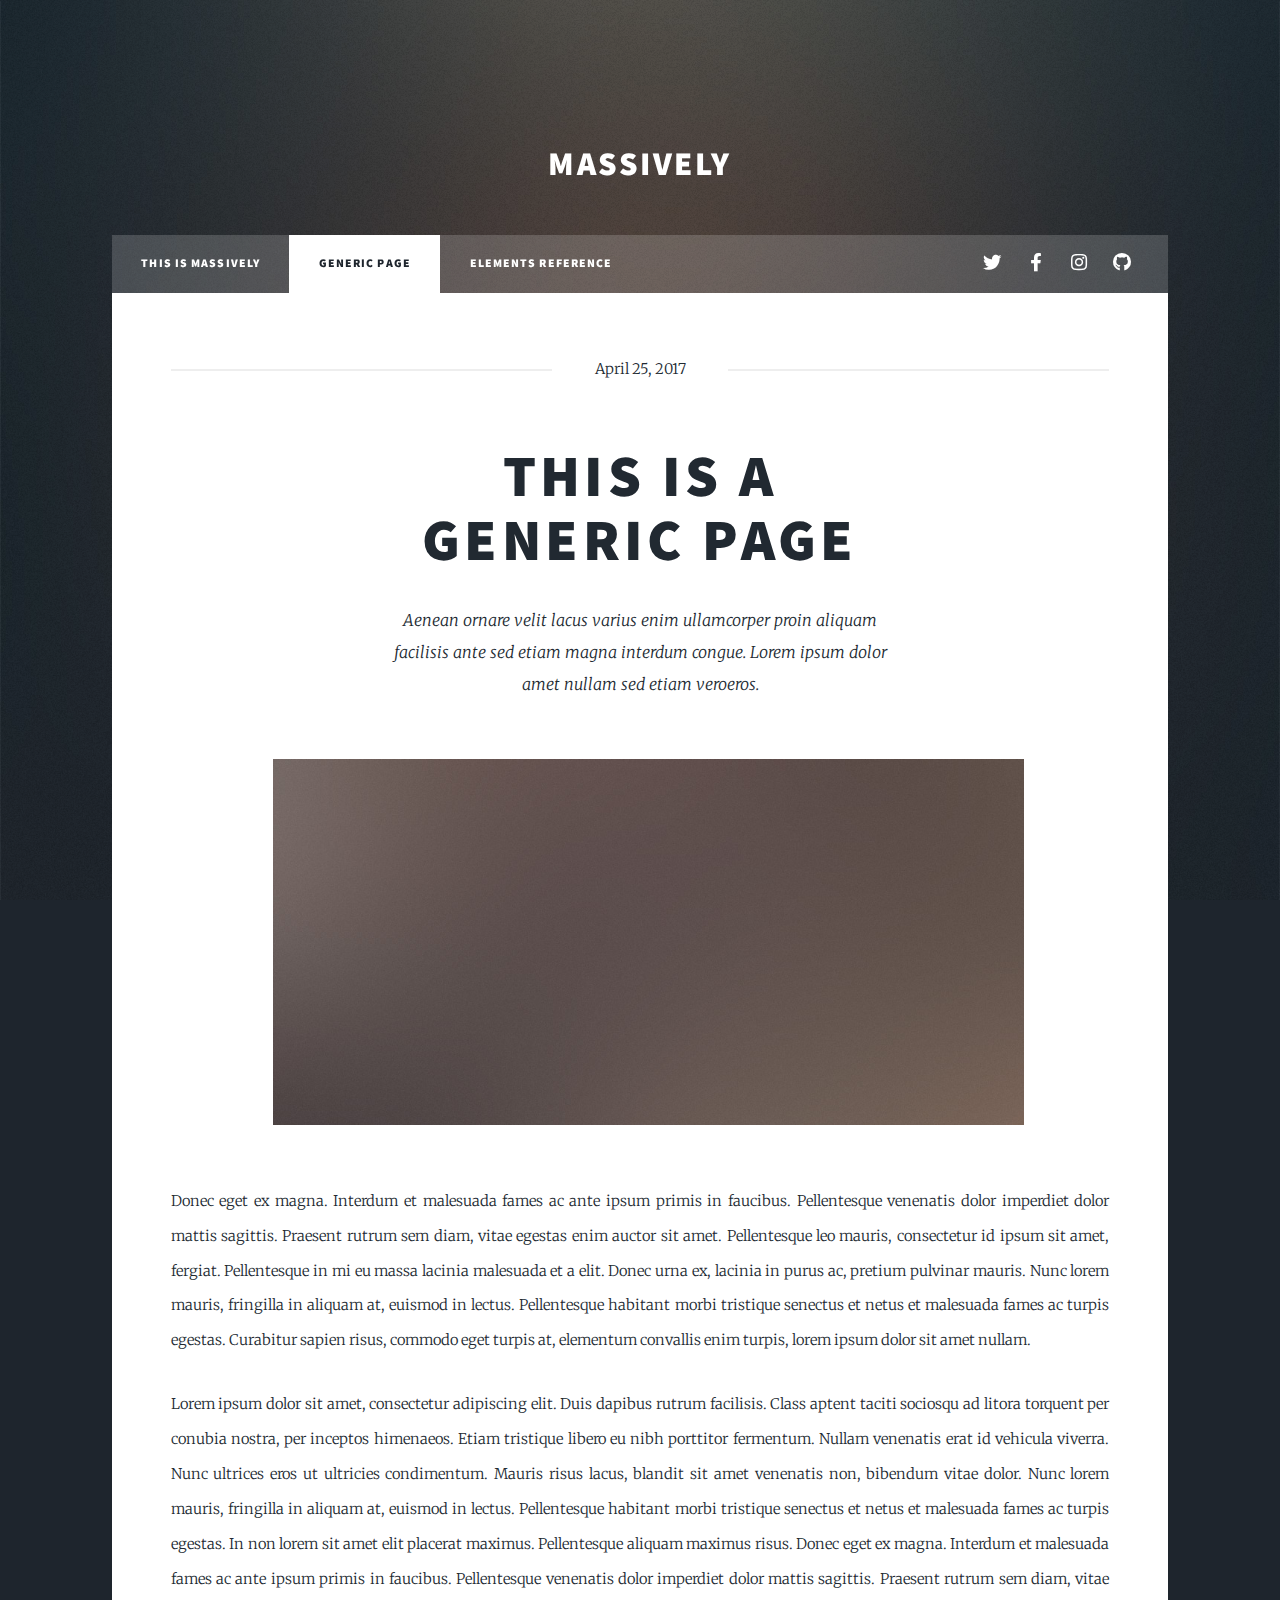
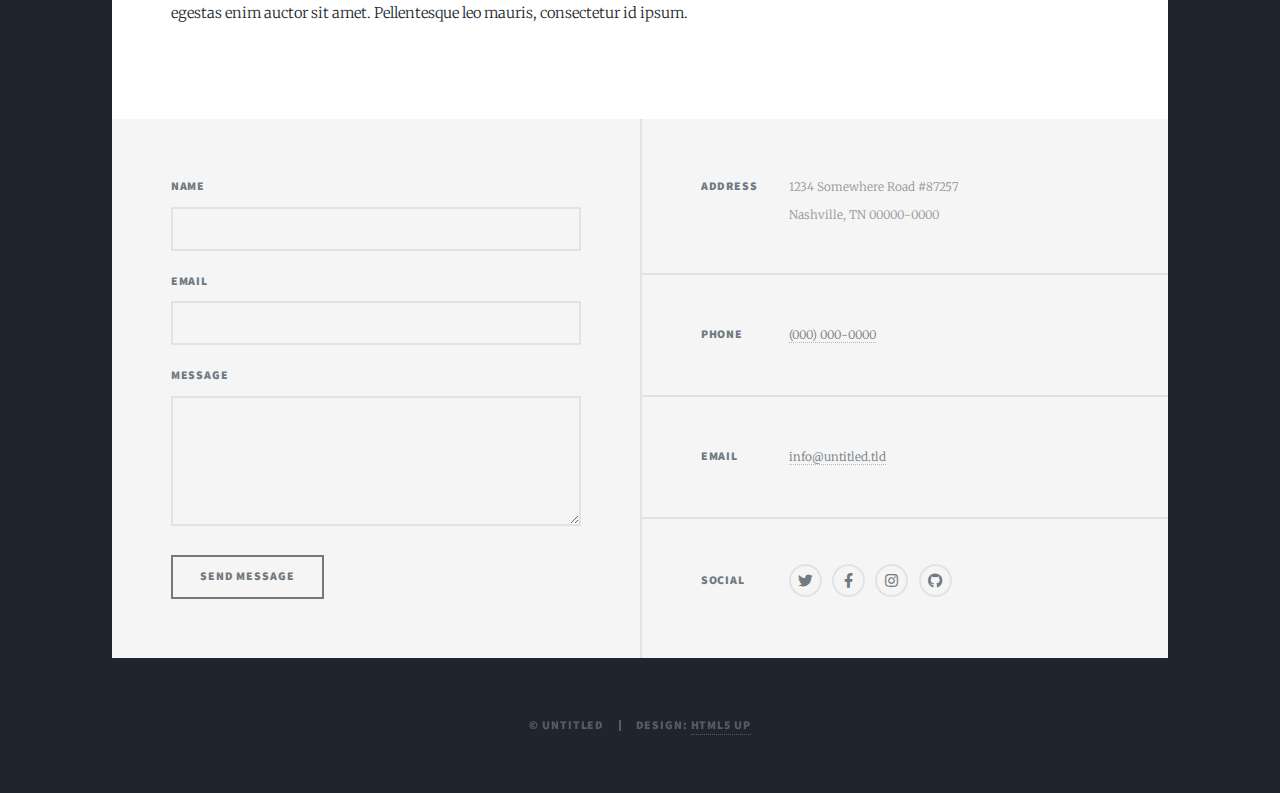
<file: generic.html>
<!DOCTYPE HTML>
<!--
	Massively by HTML5 UP
	html5up.net | @ajlkn
	Free for personal and commercial use under the CCA 3.0 license (html5up.net/license)
-->
<html>
	<head>
		<title>Generic Page - Massively by HTML5 UP</title>
		<meta charset="utf-8" />
		<meta name="viewport" content="width=device-width, initial-scale=1, user-scalable=no" />
		<link rel="stylesheet" href="assets/css/main.css" />
		<noscript><link rel="stylesheet" href="assets/css/noscript.css" /></noscript>
	</head>
	<body class="is-preload">

		<!-- Wrapper -->
			<div id="wrapper">

				<!-- Header -->
					<header id="header">
						<a href="index.html" class="logo">Massively</a>
					</header>

				<!-- Nav -->
					<nav id="nav">
						<ul class="links">
							<li><a href="index.html">This is Massively</a></li>
							<li class="active"><a href="generic.html">Generic Page</a></li>
							<li><a href="elements.html">Elements Reference</a></li>
						</ul>
						<ul class="icons">
							<li><a href="#" class="icon brands fa-twitter"><span class="label">Twitter</span></a></li>
							<li><a href="#" class="icon brands fa-facebook-f"><span class="label">Facebook</span></a></li>
							<li><a href="#" class="icon brands fa-instagram"><span class="label">Instagram</span></a></li>
							<li><a href="#" class="icon brands fa-github"><span class="label">GitHub</span></a></li>
						</ul>
					</nav>

				<!-- Main -->
					<div id="main">

						<!-- Post -->
							<section class="post">
								<header class="major">
									<span class="date">April 25, 2017</span>
									<h1>This is a<br />
									Generic Page</h1>
									<p>Aenean ornare velit lacus varius enim ullamcorper proin aliquam<br />
									facilisis ante sed etiam magna interdum congue. Lorem ipsum dolor<br />
									amet nullam sed etiam veroeros.</p>
								</header>
								<div class="image main"><img src="images/pic01.jpg" alt="" /></div>
								<p>Donec eget ex magna. Interdum et malesuada fames ac ante ipsum primis in faucibus. Pellentesque venenatis dolor imperdiet dolor mattis sagittis. Praesent rutrum sem diam, vitae egestas enim auctor sit amet. Pellentesque leo mauris, consectetur id ipsum sit amet, fergiat. Pellentesque in mi eu massa lacinia malesuada et a elit. Donec urna ex, lacinia in purus ac, pretium pulvinar mauris. Nunc lorem mauris, fringilla in aliquam at, euismod in lectus. Pellentesque habitant morbi tristique senectus et netus et malesuada fames ac turpis egestas. Curabitur sapien risus, commodo eget turpis at, elementum convallis enim turpis, lorem ipsum dolor sit amet nullam.</p>
								<p>Lorem ipsum dolor sit amet, consectetur adipiscing elit. Duis dapibus rutrum facilisis. Class aptent taciti sociosqu ad litora torquent per conubia nostra, per inceptos himenaeos. Etiam tristique libero eu nibh porttitor fermentum. Nullam venenatis erat id vehicula viverra. Nunc ultrices eros ut ultricies condimentum. Mauris risus lacus, blandit sit amet venenatis non, bibendum vitae dolor. Nunc lorem mauris, fringilla in aliquam at, euismod in lectus. Pellentesque habitant morbi tristique senectus et netus et malesuada fames ac turpis egestas. In non lorem sit amet elit placerat maximus. Pellentesque aliquam maximus risus. Donec eget ex magna. Interdum et malesuada fames ac ante ipsum primis in faucibus. Pellentesque venenatis dolor imperdiet dolor mattis sagittis. Praesent rutrum sem diam, vitae egestas enim auctor sit amet. Pellentesque leo mauris, consectetur id ipsum.</p>
							</section>

					</div>

				<!-- Footer -->
					<footer id="footer">
						<section>
							<form method="post" action="#">
								<div class="fields">
									<div class="field">
										<label for="name">Name</label>
										<input type="text" name="name" id="name" />
									</div>
									<div class="field">
										<label for="email">Email</label>
										<input type="text" name="email" id="email" />
									</div>
									<div class="field">
										<label for="message">Message</label>
										<textarea name="message" id="message" rows="3"></textarea>
									</div>
								</div>
								<ul class="actions">
									<li><input type="submit" value="Send Message" /></li>
								</ul>
							</form>
						</section>
						<section class="split contact">
							<section class="alt">
								<h3>Address</h3>
								<p>1234 Somewhere Road #87257<br />
								Nashville, TN 00000-0000</p>
							</section>
							<section>
								<h3>Phone</h3>
								<p><a href="#">(000) 000-0000</a></p>
							</section>
							<section>
								<h3>Email</h3>
								<p><a href="#">info@untitled.tld</a></p>
							</section>
							<section>
								<h3>Social</h3>
								<ul class="icons alt">
									<li><a href="#" class="icon brands alt fa-twitter"><span class="label">Twitter</span></a></li>
									<li><a href="#" class="icon brands alt fa-facebook-f"><span class="label">Facebook</span></a></li>
									<li><a href="#" class="icon brands alt fa-instagram"><span class="label">Instagram</span></a></li>
									<li><a href="#" class="icon brands alt fa-github"><span class="label">GitHub</span></a></li>
								</ul>
							</section>
						</section>
					</footer>

				<!-- Copyright -->
					<div id="copyright">
						<ul><li>&copy; Untitled</li><li>Design: <a href="https://html5up.net">HTML5 UP</a></li></ul>
					</div>

			</div>

		<!-- Scripts -->
			<script src="assets/js/jquery.min.js"></script>
			<script src="assets/js/jquery.scrollex.min.js"></script>
			<script src="assets/js/jquery.scrolly.min.js"></script>
			<script src="assets/js/browser.min.js"></script>
			<script src="assets/js/breakpoints.min.js"></script>
			<script src="assets/js/util.js"></script>
			<script src="assets/js/main.js"></script>

	</body>
</html>
</file>
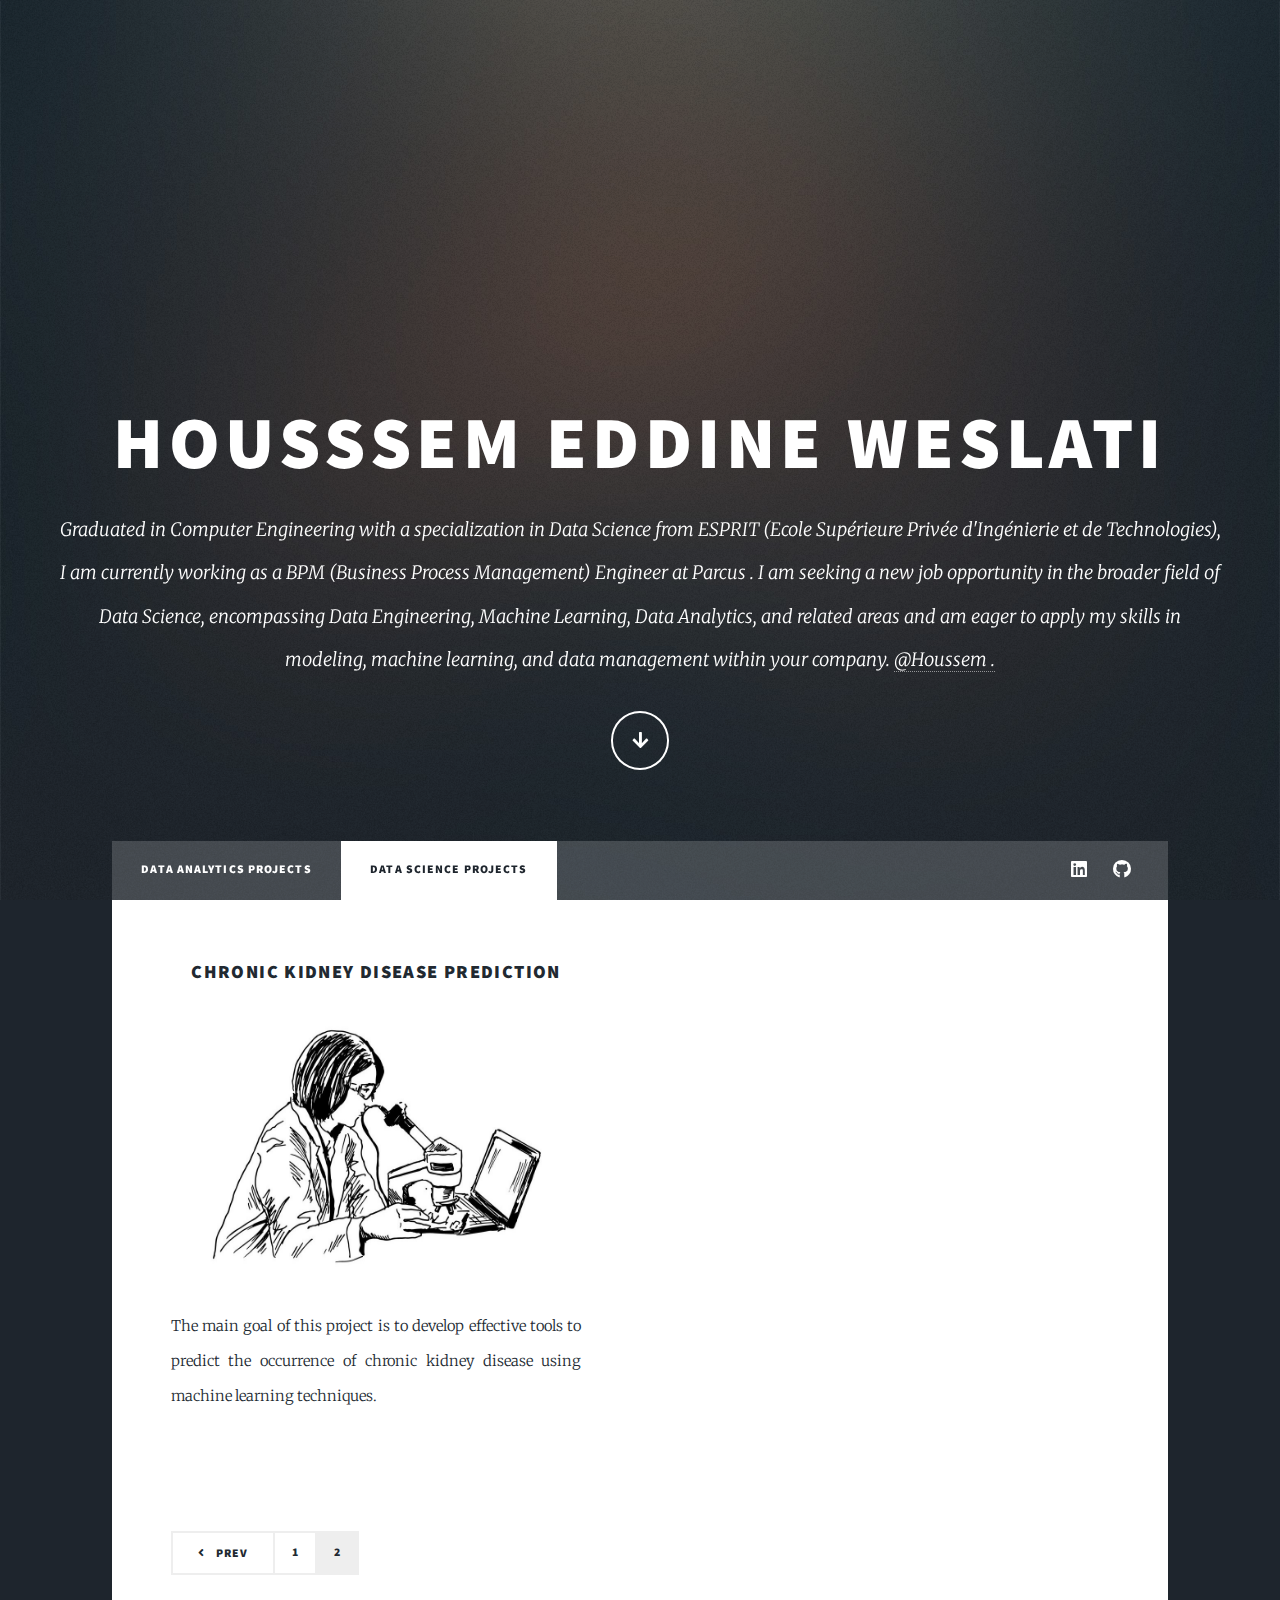
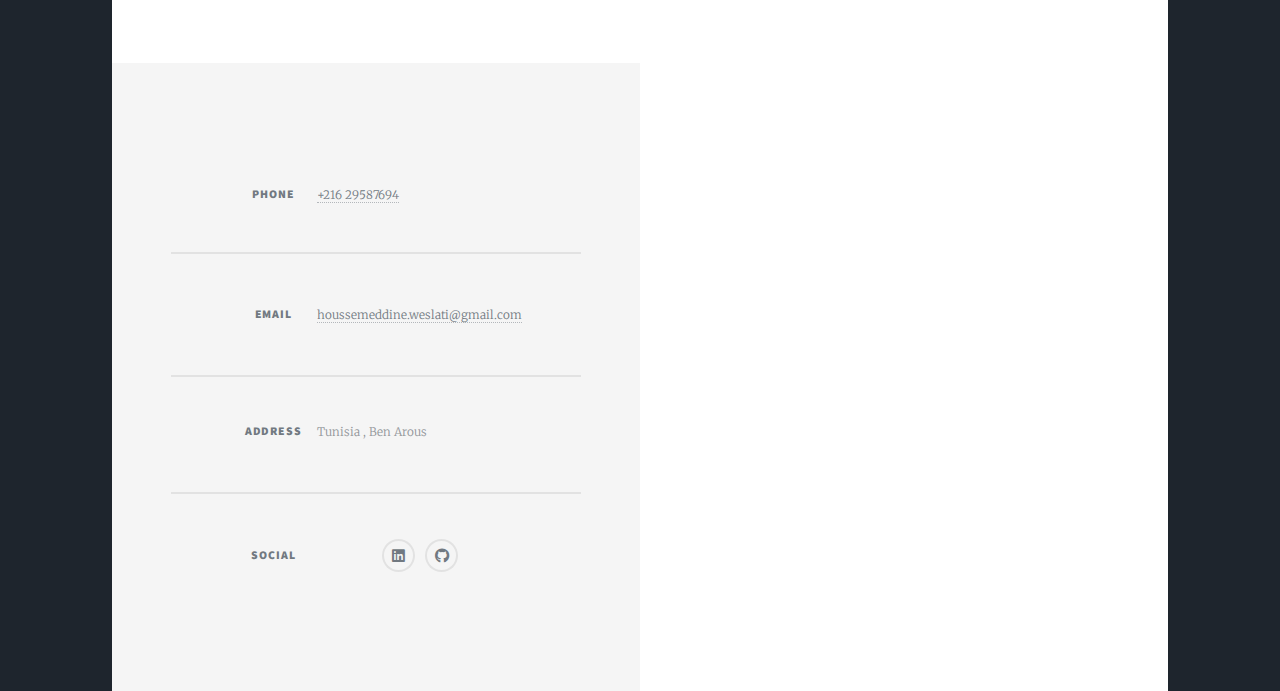
<file: Page2.html>
<!DOCTYPE HTML>
<!--
	Massively by HTML5 UP
	html5up.net | @ajlkn
	Free for personal and commercial use under the CCA 3.0 license (html5up.net/license)
-->
<html>
	<head>

		<title>Houssem Portfolio</title>
		<meta charset="utf-8" />
		<meta name="viewport" content="width=device-width, initial-scale=1, user-scalable=no" />
		<link rel="stylesheet" href="assets/css/main.css" />
		<noscript><link rel="stylesheet" href="assets/css/noscript.css" /></noscript>
	</head>
	<body class="is-preload">

		<!-- Wrapper -->
			<div id="wrapper" class="fade-in">

				<!-- Intro -->
					<div id="intro">
						<h1>Housssem Eddine Weslati <br />
						</h1>
						<p> Graduated in Computer Engineering with a specialization in Data Science from ESPRIT (Ecole Supérieure Privée d'Ingénierie et de Technologies), I am currently working as a BPM (Business Process Management) Engineer at Parcus . I am seeking a new job opportunity in the broader field of Data Science, encompassing Data Engineering, Machine Learning, Data Analytics, and related areas and am eager to apply my skills in modeling, machine learning, and data management within your company.
							<a href="https://www.linkedin.com/in/houssemeddineweslati/">@Houssem .</a> <br /></p>
						<ul class="actions">
							<li><a href="#header" class="button icon solid solo fa-arrow-down scrolly">Continue</a></li>
						</ul>
					</div>

				<!-- Header -->
<!-- 					<header id="header">
						<a href="index.html" class="logo">Massively</a>
					</header> -->
					<header id="header">
						<div class="logo">
							<a href="/">
								<img src="images/logo.png" alt="Your Circular Logo" class="circular-logo">
							</a>
						</div>
					</header>
					
				<!-- Nav -->
				<nav id="nav">
					<ul class="links">
						<li><a href="https://houssemeddineweslati.github.io/Portfolio/">Data Analytics Projects</a></li>
						<li class="active"><a href="#Projets_Data_Science.html">Data Science Projects</a></li>
					</ul>
					
					<ul class="icons">
						<li><a href="https://www.linkedin.com/in/houssemeddineweslati/" class="icon brands fa-linkedin" ><span class="label">fa-linkedin</span></a></li>
					<li><a href="https://github.com/HoussemEddineWeslati" class="icon brands fa-github"><span class="label">GitHub</span></a></li></ul>
					</ul>
				</nav>

				<!-- Main -->
				<div id="main">

					<!-- Posts -->
						<section class="posts">
							<article>
								<header>
									<h3><a href="https://github.com/HoussemEddineWeslati/Molecule-Design-Data-Science-Project">chronic kidney disease Prediction <br />
										</a></h3>
								</header>
								<a href="https://github.com/HoussemEddineWeslati/Molecule-Design-Data-Science-Project" class="image fit"><img src="images/molecule2.jpg" alt="" width="280" height="250" /></a>
								<p>The main goal of this project is to develop effective tools to predict the occurrence of chronic kidney disease using machine learning techniques.</p>
						
							</article>
						
							<div class="pagination">
								<a href="Projets_Data_Science.html" class="previous">Prev</a>
								<a href="Projets_Data_Science.html" class="page">1</a>
								<a href="#" class="page active">2</a>
								<!-- <a href="#" class="page">3</a>
								<span class="extra">&hellip;</span>
								<a href="#" class="page">8</a>
								<a href="#" class="page">9</a>
								<a href="#" class="page">10</a>
								<a href="#" class="next">Next</a> -->
							</div>
														
							<!-- Footer -->
							

			<!-- Footer -->
				<footer id="footer">
						
					<section class="split contact">
						<section>
							<h3>Phone</h3>
							<p><a href="#">+216 29587694</a></p>
						</section>
						<section>
							<h3>Email</h3>
							<p><a href="#">houssemeddine.weslati@gmail.com</a></p>
						</section>
						<section class="alt">
							<h3>Address</h3>
							<p>Tunisia , Ben Arous<br />
							</p>
						</section>
						<section>
							<h3>Social</h3>
							<ul class="icons alt">
								<li><a href="https://www.linkedin.com/in/houssemeddineweslati/" class="icon brands fa-linkedin"><span class="label">fa-linkedin</span></a></li>
						<li><a href="https://github.com/HoussemEddineWeslati" class="icon brands fa-github"><span class="label">GitHub</span></a></li></ul>
						</section>
					</section>
				</footer>

			<!-- Copyright -->
				<div id="copyright">
					<ul><li>&copy; Untitled</li><li>Design: <a href="https://html5up.net">HTML5 UP</a></li></ul>
				</div>

		</div>
						
				
		<!-- Scripts -->
			<script src="assets/js/jquery.min.js"></script>
			<script src="assets/js/jquery.scrollex.min.js"></script>
			<script src="assets/js/jquery.scrolly.min.js"></script>
			<script src="assets/js/browser.min.js"></script>
			<script src="assets/js/breakpoints.min.js"></script>
			<script src="assets/js/util.js"></script>
			<script src="assets/js/main.js"></script>

	</body>
</html>

<!-- <article>
	<header>
		<h3><a href="link repo ">title <br />
			</a></h3>
	</header>
	<a href="linke" class="image fit"><img src="images/image.jpg" alt="" width="280" height="250" /></a>
	<p> </p>

</article>
 -->
</file>
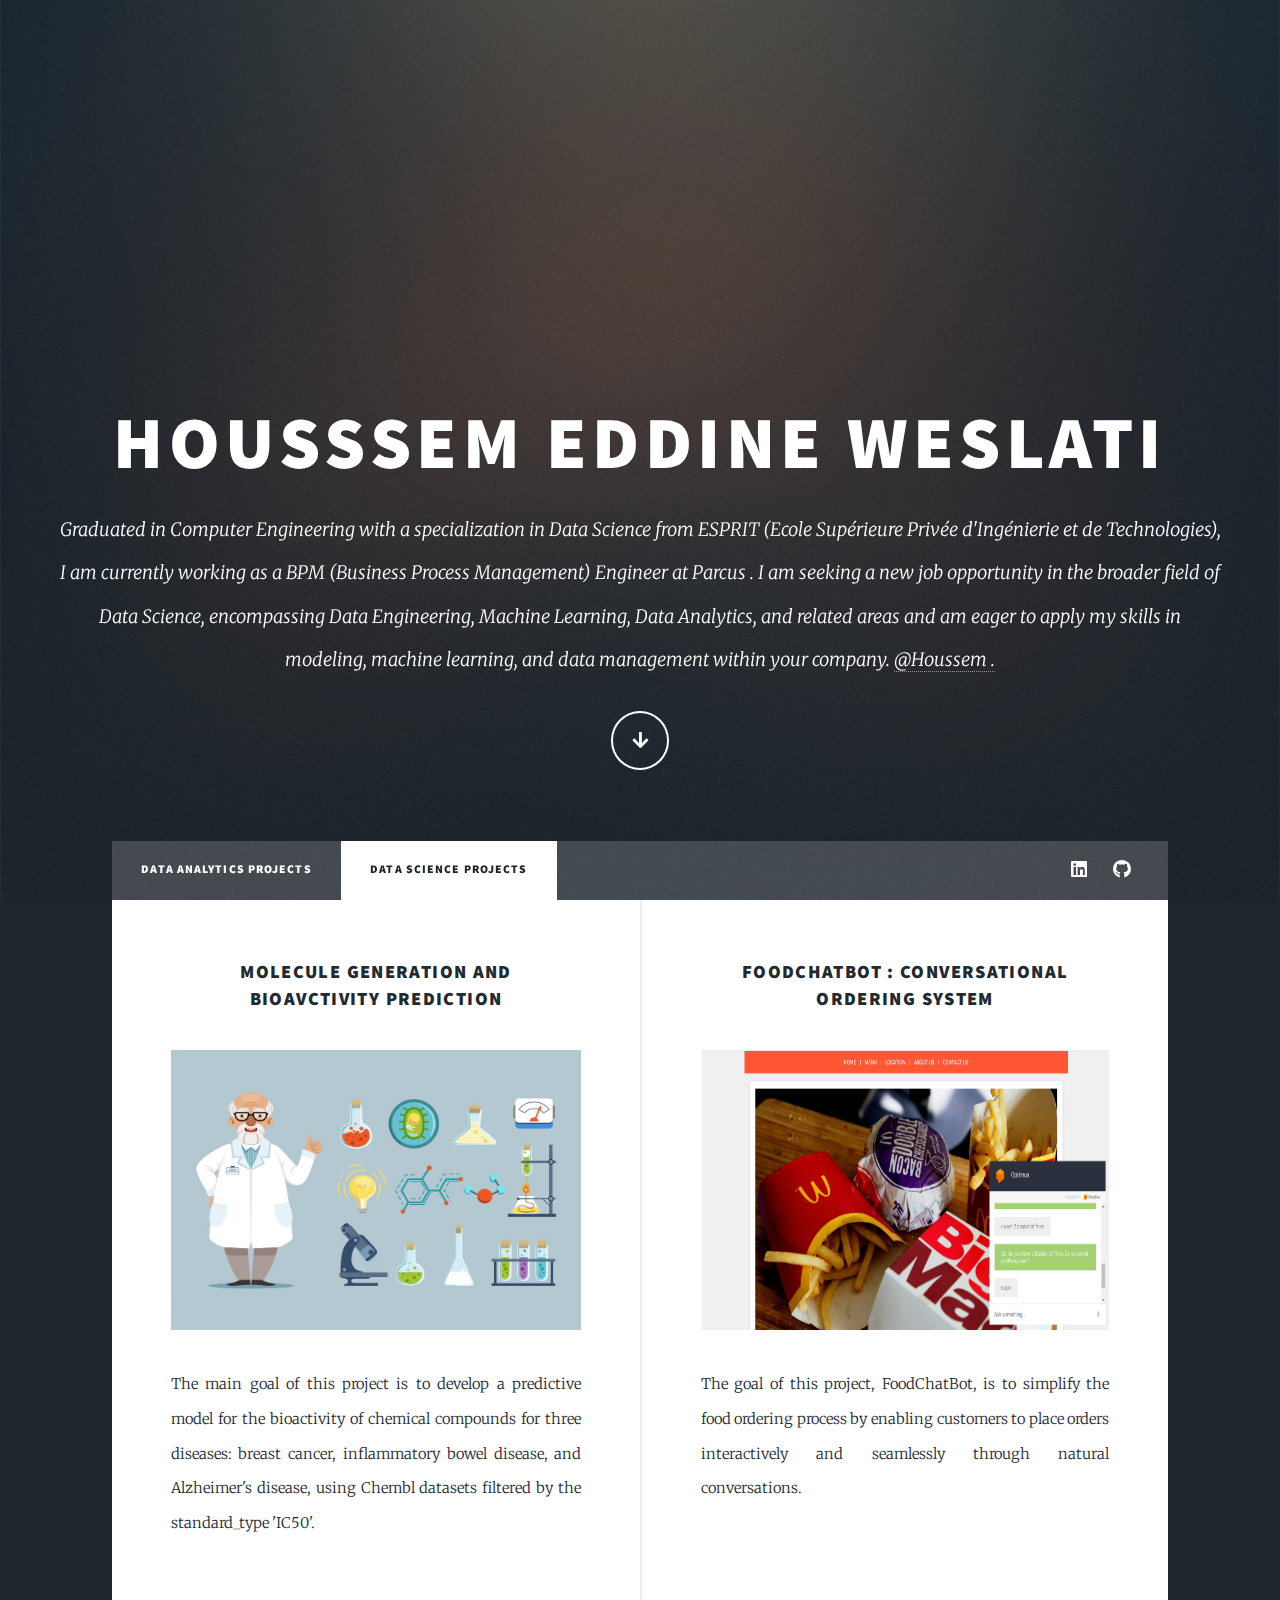
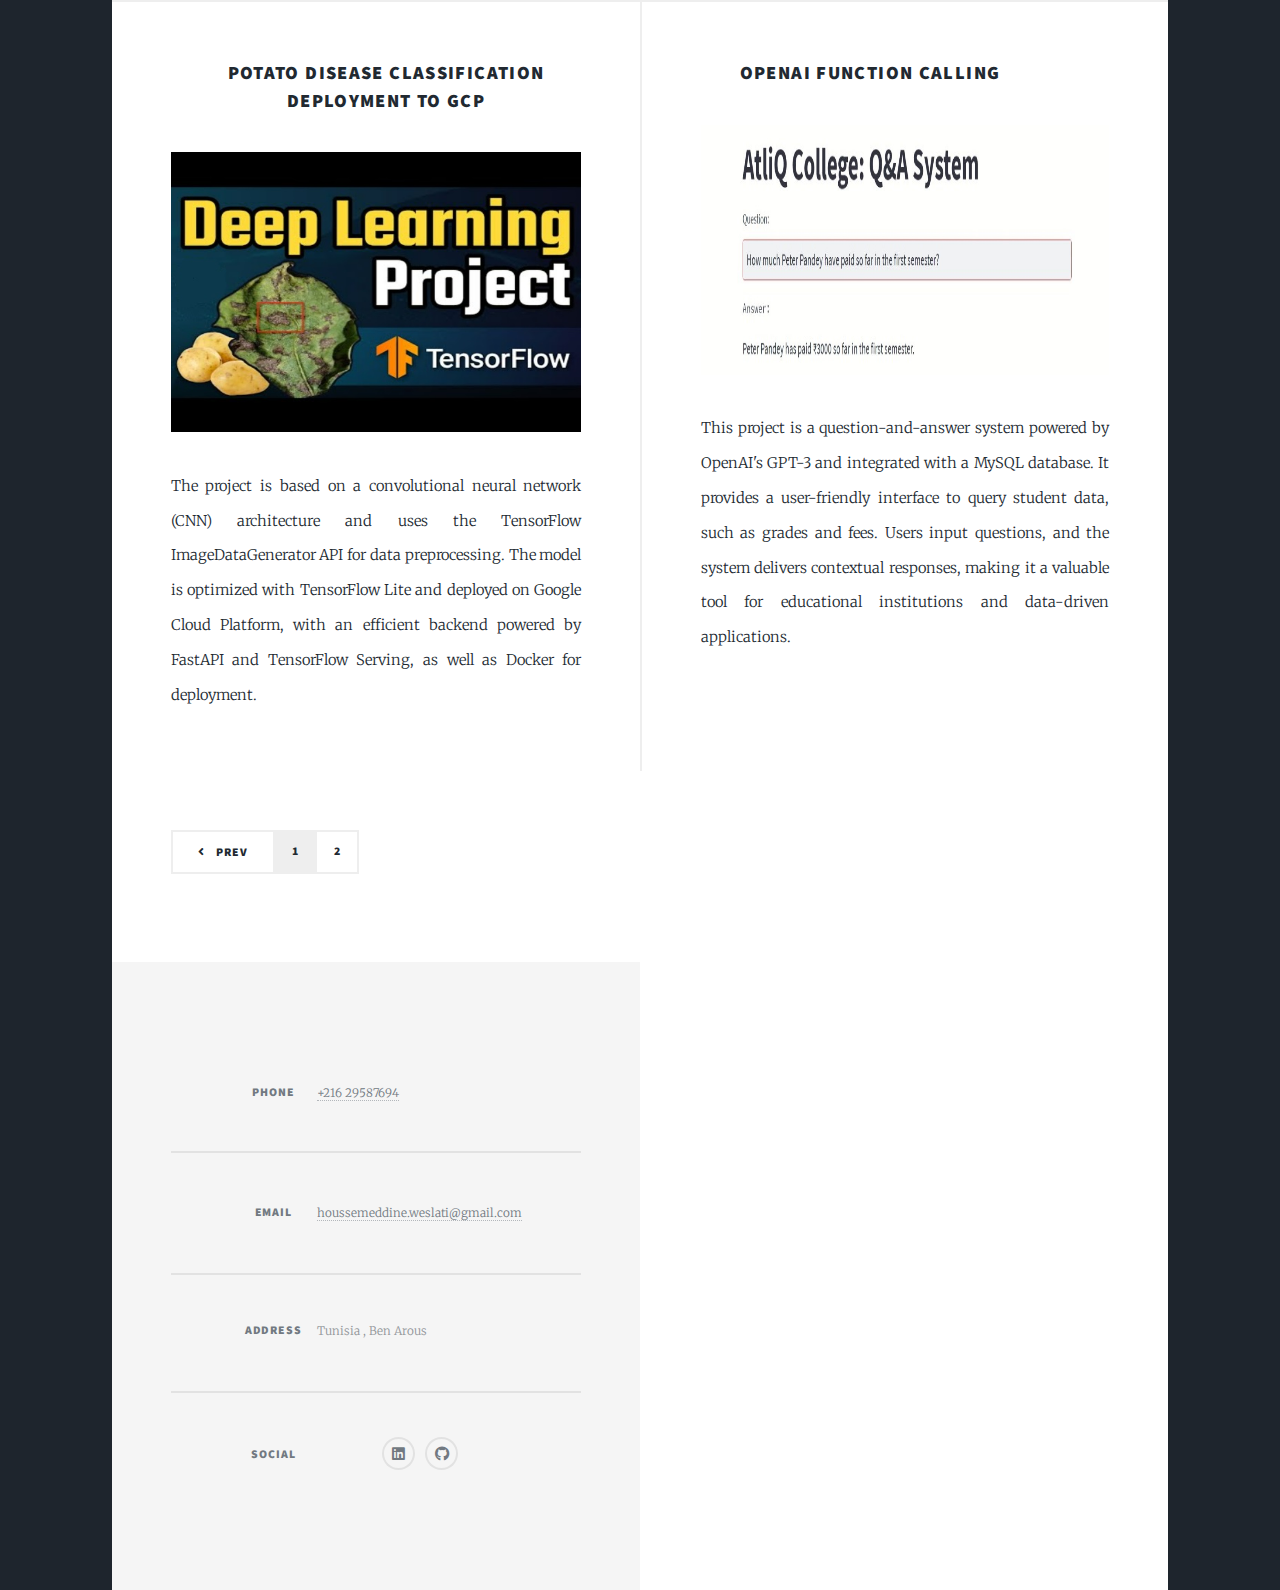
<file: Projets_Data_Science.html>
<!DOCTYPE HTML>
<!--
	Massively by HTML5 UP
	html5up.net | @ajlkn
	Free for personal and commercial use under the CCA 3.0 license (html5up.net/license)
-->
<html>
	<head>
		<title>Houssem Portfolio</title>
		<meta charset="utf-8" />

		<meta name="viewport" content="width=device-width, initial-scale=1, user-scalable=no" />
		<link rel="stylesheet" href="assets/css/main.css" />
		<noscript><link rel="stylesheet" href="assets/css/noscript.css" /></noscript>
	</head>
	<body class="is-preload">

		<!-- Wrapper -->
			<div id="wrapper" class="fade-in">

				<!-- Intro -->
					<div id="intro">
						<h1>Housssem Eddine Weslati <br />
						</h1>
						<p> Graduated in Computer Engineering with a specialization in Data Science from ESPRIT (Ecole Supérieure Privée d'Ingénierie et de Technologies), I am currently working as a BPM (Business Process Management) Engineer at Parcus . I am seeking a new job opportunity in the broader field of Data Science, encompassing Data Engineering, Machine Learning, Data Analytics, and related areas and am eager to apply my skills in modeling, machine learning, and data management within your company.
							<a href="https://www.linkedin.com/in/houssemeddineweslati/">@Houssem .</a> <br /></p>
						<ul class="actions">
							<li><a href="#header" class="button icon solid solo fa-arrow-down scrolly">Continue</a></li>
						</ul>
					</div>

				<!-- Header -->
<!-- 					<header id="header">
					</header> -->
					<header id="header">
						<div class="logo">
							<a href="">
								<img src="images/logo.png" alt="Your Circular Logo" class="circular-logo">
							</a>
						</div>
					</header>
					
				<!-- Nav -->
					<nav id="nav">
						<ul class="links">
							<li><a href="https://houssemeddineweslati.github.io/Portfolio/">Data Analytics Projects</a></li>
							<li class="active"><a href="#Projets_Data_Science.html">Data Science Projects</a></li>
						</ul>
						
						<ul class="icons">
							<li><a href="https://www.linkedin.com/in/houssemeddineweslati/" class="icon brands fa-linkedin" ><span class="label">fa-linkedin</span></a></li>
						<li><a href="https://github.com/HoussemEddineWeslati" class="icon brands fa-github"><span class="label">GitHub</span></a></li></ul>
						</ul>
					</nav>

				<!-- Main -->
				<div id="main">

					<!-- Posts -->
						<section class="posts">
							<article>
								<header>
									<h3><a href="https://github.com/HoussemEddineWeslati/Molecule-Design-Data-Science-Project">Molecule Generation And  <br />
										Bioavctivity Prediction</a></h3>
								</header>
								<a href="https://github.com/HoussemEddineWeslati/Molecule-Design-Data-Science-Project" class="image fit"><img src="images/Molecule.jpg" alt="" width="280" height="280" /></a>
								<p>The main goal of this project is to develop a predictive model for the bioactivity of chemical compounds for three diseases: breast cancer, inflammatory bowel disease, and Alzheimer's disease, using Chembl datasets filtered by the standard_type 'IC50'.</p>
							<!-- 	<ul class="actions special">
									<li><a href="https://github.com/HoussemEddineWeslati/Molecule-Design-Data-Science-Project" class="button">Voir le projet</a></li>
								</ul> -->
							</article>
							<article>
								<header>
									<h3><a href="https://github.com/HoussemEddineWeslati/Molecule-Design-Data-Science-Project">FoodChatBot : Conversational Ordering System <br />
										</a></h3>
								</header>
								<a href="" class="image fit"><img src="images/bot.png"  alt="" width="280" height="280"  /></a>
								<p>The goal of this project, FoodChatBot, is to simplify the food ordering process by enabling customers to place orders interactively and seamlessly through natural conversations.</p>
								<!-- <ul class="actions special">
									<li><a href="https://github.com/HoussemEddineWeslati/Molecule-Design-Data-Science-Project" class="button">Voir le projet</a></li>
								</ul> -->
							</article>
							
							<article>
								<header>
									<h3 style="margin-left: 20px;"><a href="https://github.com/HoussemEddineWeslati/potato-disease-classification-Deployment-To-GCP">Potato Disease Classification <br> Deployment To GCP</a></h3>
								</header>
								<a href="https://github.com/HoussemEddineWeslati/potato-disease-classification-Deployment-To-GCP" class="image fit"><img src="images/potato.jpg" alt="" width="600" height="280" /></a>
								<p>The project is based on a convolutional neural network (CNN) architecture and uses the TensorFlow ImageDataGenerator API for data preprocessing. The model is optimized with TensorFlow Lite and deployed on Google Cloud Platform, with an efficient backend powered by FastAPI and TensorFlow Serving, as well as Docker for deployment.</p>
							
							</article>
                            <article>
								<header>
									<h3 style="margin-left: -70px;"><a href="https://github.com/HoussemEddineWeslati/OpenAI-Function-Calling">OpenAI Function Calling</a></h3>
								</header>
								<a href="https://github.com/HoussemEddineWeslati/OpenAI-Function-Calling" class="image fit"><img src="images/image.jpg" alt="" width="600" height="250" /></a>
								<p>This project is a question-and-answer system powered by OpenAI's GPT-3 and integrated with a MySQL database. It provides a user-friendly interface to query student data, such as grades and fees. Users input questions, and the system delivers contextual responses, making it a valuable tool for educational institutions and data-driven applications.</p>
							
							</article>
							
							<div class="pagination">
								<a href="#" class="previous">Prev</a>
								<a href="#" class="page active">1</a>
								<a href="Page2.html" class="page">2</a>
								<!-- <a href="#" class="page">3</a>
								<span class="extra">&hellip;</span>
								<a href="#" class="page">8</a>
								<a href="#" class="page">9</a>
								<a href="#" class="page">10</a>
								<a href="#" class="next">Next</a> -->
							</div>
							
							<!-- Footer -->
							

			<!-- Footer -->
				<footer id="footer">
						
					<section class="split contact">
						<section>
							<h3>Phone</h3>
							<p><a href="#">+216 29587694</a></p>
						</section>
						<section>
							<h3>Email</h3>
							<p><a href="#">houssemeddine.weslati@gmail.com</a></p>
						</section>
						<section class="alt">
							<h3>Address</h3>
							<p>Tunisia , Ben Arous<br />
							</p>
						</section>
						<section>
							<h3>Social</h3>
							<ul class="icons alt">
								<li><a href="https://www.linkedin.com/in/houssemeddineweslati/" class="icon brands fa-linkedin"><span class="label">fa-linkedin</span></a></li>
						<li><a href="https://github.com/HoussemEddineWeslati" class="icon brands fa-github"><span class="label">GitHub</span></a></li></ul>
						</section>
					</section>
				</footer>

			<!-- Copyright -->
				<div id="copyright">
					<ul><li>&copy; Untitled</li><li>Design: <a href="https://html5up.net">HTML5 UP</a></li></ul>
				</div>

		</div>
						
				
		<!-- Scripts -->
			<script src="assets/js/jquery.min.js"></script>
			<script src="assets/js/jquery.scrollex.min.js"></script>
			<script src="assets/js/jquery.scrolly.min.js"></script>
			<script src="assets/js/browser.min.js"></script>
			<script src="assets/js/breakpoints.min.js"></script>
			<script src="assets/js/util.js"></script>
			<script src="assets/js/main.js"></script>

	</body>
</html>
</file>
<file: assets/css/main.css>
@import url(fontawesome-all.min.css);
@import url("https://fonts.googleapis.com/css?family=Merriweather:300,700,300italic,700italic|Source+Sans+Pro:900");

/*
	Massively by HTML5 UP
	html5up.net | @ajlkn
	Free for personal and commercial use under the CCA 3.0 license (html5up.net/license)
*/

    /* Circular logo styles */
.circular-logo {
    border: 2px solid #ffffff; /* Adjust border properties as needed */
    border-radius: 50%; /* Create a circular shape */
    width: 220px; /* Adjust the width of the circular logo */
    height: 230px; /* Adjust the height of the circular logo */
}


html, body, div, span, applet, object,
iframe, h1, h2, h3, h4, h5, h6, p, blockquote,
pre, a, abbr, acronym, address, big, cite,
code, del, dfn, em, img, ins, kbd, q, s, samp,
small, strike, strong, sub, sup, tt, var, b,
u, i, center, dl, dt, dd, ol, ul, li, fieldset,
form, label, legend, table, caption, tbody,
tfoot, thead, tr, th, td, article, aside,
canvas, details, embed, figure, figcaption,
footer, header, hgroup, menu, nav, output, ruby,
section, summary, time, mark, audio, video {
	margin: 0;
	padding: 0;
	border: 0;
	font-size: 100%;
	font: inherit;
	vertical-align: baseline;}

article, aside, details, figcaption, figure,
footer, header, hgroup, menu, nav, section {
	display: block;}

body {
	line-height: 1;
}

ol, ul {
	list-style: none;
}

blockquote, q {
	quotes: none;
}

	blockquote:before, blockquote:after, q:before, q:after {
		content: '';
		content: none;
	}

table {
	border-collapse: collapse;
	border-spacing: 0;
}

body {
	-webkit-text-size-adjust: none;
}

mark {
	background-color: transparent;
	color: inherit;
}

input::-moz-focus-inner {
	border: 0;
	padding: 0;
}

input, select, textarea {
	-moz-appearance: none;
	-webkit-appearance: none;
	-ms-appearance: none;
	appearance: none;
}

/* Basic */

	@-ms-viewport {
		width: device-width;
	}

	body {
		-ms-overflow-style: scrollbar;
	}

	@media screen and (max-width: 480px) {

		html, body {
			min-width: 320px;
		}

	}

	html {
		box-sizing: border-box;
	}

	*, *:before, *:after {
		box-sizing: inherit;
	}

	body {
		background-color: #1e252d;
	}

		body.is-preload *, body.is-preload *:before, body.is-preload *:after {
			-moz-animation: none !important;
			-webkit-animation: none !important;
			-ms-animation: none !important;
			animation: none !important;
			-moz-transition: none !important;
			-webkit-transition: none !important;
			-ms-transition: none !important;
			transition: none !important;
		}

/* Type */

	html {
		font-size: 16pt;
	}

		@media screen and (max-width: 1680px) {

			html {
				font-size: 12pt;
			}

		}

		@media screen and (max-width: 1280px) {

			html {
				font-size: 11pt;
			}

		}

		@media screen and (max-width: 360px) {

			html {
				font-size: 10pt;
			}

		}

	body {
		color: #212931;
	}

	body, input, select, textarea {
		font-family: "Merriweather", Georgia, serif;
		font-weight: 300;
		font-size: 1rem;
		line-height: 2.375;
	}

	a {
		-moz-transition: color 0.2s ease-in-out, background-color 0.2s ease-in-out, border-color 0.2s ease-in-out, box-shadow 0.2s ease-in-out;
		-webkit-transition: color 0.2s ease-in-out, background-color 0.2s ease-in-out, border-color 0.2s ease-in-out, box-shadow 0.2s ease-in-out;
		-ms-transition: color 0.2s ease-in-out, background-color 0.2s ease-in-out, border-color 0.2s ease-in-out, box-shadow 0.2s ease-in-out;
		transition: color 0.2s ease-in-out, background-color 0.2s ease-in-out, border-color 0.2s ease-in-out, box-shadow 0.2s ease-in-out;
		border-bottom: dotted 1px;
		text-decoration: none;
	}

		a:hover {
			border-bottom-color: transparent;
		}

	strong, b {
		font-weight: 600;
	}

	em, i {
		font-style: italic;
	}

	p {
		text-align: justify;
		margin: 0 0 2rem 0;
	}

	h1, h2, h3, h4, h5, h6 {
		font-family: "Source Sans Pro", Helvetica, sans-serif;
		font-weight: 900;
		line-height: 1.5;
		letter-spacing: 0.075em;
		text-transform: uppercase;
		margin: 0 0 1rem 0;
	}

		h1 a, h2 a, h3 a, h4 a, h5 a, h6 a {
			border-bottom: 0;
			color: inherit;
			text-decoration: none;
		}

	h1 {
		font-size: 4rem;
		line-height: 1.1;
		margin: 0 0 2rem 0;
	}

	h2 {
		font-size: 1.75rem;
		line-height: 1.3;
		margin: 0 0 1.5rem 0;
	}

	h3 {
		font-size: 1.25rem;
		margin: 0 0 1.5rem 0;
	}

	h4 {
		font-size: 1rem;
	}

	h5 {
		font-size: 0.9rem;
	}

	h6 {
		font-size: 0.8rem;
	}

	sub {
		font-size: 0.8rem;
		position: relative;
		top: 0.5rem;
	}

	sup {
		font-size: 0.8rem;
		position: relative;
		top: -0.5rem;
	}

	blockquote {
		border-left: solid 4px;
		font-style: italic;
		margin: 0 0 2rem 0;
		padding: 0.5rem 0 0.5rem 2rem;
	}

	code {
		border: solid 2px;
		font-family: "Courier New", monospace;
		font-size: 0.9rem;
		margin: 0 0.25rem;
		padding: 0.25rem 0.65rem;
	}

	pre {
		-webkit-overflow-scrolling: touch;
		font-family: "Courier New", monospace;
		font-size: 0.9rem;
		margin: 0 0 2rem 0;
	}

		pre code {
			display: block;
			line-height: 1.75;
			padding: 1rem 1.5rem;
			overflow-x: auto;
		}

	hr {
		border: 0;
		border-bottom: solid 2px;
		margin: 3rem 0;
	}

		hr.major {
			margin: 5rem 0;
		}

	.align-left {
		text-align: left;
	}

	.align-center {
		text-align: center;
	}

	.align-right {
		text-align: right;
	}

	input, select, textarea {
		color: #212931;
	}

	a {
		color: #212931;
		border-bottom-color: rgba(33, 41, 49, 0.5);
	}

		a:hover {
			border-bottom-color: transparent;
			color: #18bfef !important;
		}

	strong, b {
		color: #212931;
	}

	h1, h2, h3, h4, h5, h6 {
		color: #212931;
	}

	blockquote {
		border-left-color: #eeeeee;
	}

	code {
		background: rgba(220, 220, 220, 0.25);
		border-color: #eeeeee;
	}

	hr {
		border-bottom-color: #eeeeee;
	}

/* Row */

	.row {
		display: flex;
		flex-wrap: wrap;
		box-sizing: border-box;
		align-items: stretch;
	}

		.row > * {
			box-sizing: border-box;
		}

		.row.gtr-uniform > * > :last-child {
			margin-bottom: 0;
		}

		.row.aln-left {
			justify-content: flex-start;
		}

		.row.aln-center {
			justify-content: center;
		}

		.row.aln-right {
			justify-content: flex-end;
		}

		.row.aln-top {
			align-items: flex-start;
		}

		.row.aln-middle {
			align-items: center;
		}

		.row.aln-bottom {
			align-items: flex-end;
		}

		.row > .imp {
			order: -1;
		}

		.row > .col-1 {
			width: 8.33333%;
		}

		.row > .off-1 {
			margin-left: 8.33333%;
		}

		.row > .col-2 {
			width: 16.66667%;
		}

		.row > .off-2 {
			margin-left: 16.66667%;
		}

		.row > .col-3 {
			width: 25%;
		}

		.row > .off-3 {
			margin-left: 25%;
		}

		.row > .col-4 {
			width: 33.33333%;
		}

		.row > .off-4 {
			margin-left: 33.33333%;
		}

		.row > .col-5 {
			width: 41.66667%;
		}

		.row > .off-5 {
			margin-left: 41.66667%;
		}

		.row > .col-6 {
			width: 50%;
		}

		.row > .off-6 {
			margin-left: 50%;
		}

		.row > .col-7 {
			width: 58.33333%;
		}

		.row > .off-7 {
			margin-left: 58.33333%;
		}

		.row > .col-8 {
			width: 66.66667%;
		}

		.row > .off-8 {
			margin-left: 66.66667%;
		}

		.row > .col-9 {
			width: 75%;
		}

		.row > .off-9 {
			margin-left: 75%;
		}

		.row > .col-10 {
			width: 83.33333%;
		}

		.row > .off-10 {
			margin-left: 83.33333%;
		}

		.row > .col-11 {
			width: 91.66667%;
		}

		.row > .off-11 {
			margin-left: 91.66667%;
		}

		.row > .col-12 {
			width: 100%;
		}

		.row > .off-12 {
			margin-left: 100%;
		}

		.row.gtr-0 {
			margin-top: 0;
			margin-left: 0rem;
		}

			.row.gtr-0 > * {
				padding: 0 0 0 0rem;
			}

			.row.gtr-0.gtr-uniform {
				margin-top: 0rem;
			}

				.row.gtr-0.gtr-uniform > * {
					padding-top: 0rem;
				}

		.row.gtr-25 {
			margin-top: 0;
			margin-left: -0.375rem;
		}

			.row.gtr-25 > * {
				padding: 0 0 0 0.375rem;
			}

			.row.gtr-25.gtr-uniform {
				margin-top: -0.375rem;
			}

				.row.gtr-25.gtr-uniform > * {
					padding-top: 0.375rem;
				}

		.row.gtr-50 {
			margin-top: 0;
			margin-left: -0.75rem;
		}

			.row.gtr-50 > * {
				padding: 0 0 0 0.75rem;
			}

			.row.gtr-50.gtr-uniform {
				margin-top: -0.75rem;
			}

				.row.gtr-50.gtr-uniform > * {
					padding-top: 0.75rem;
				}

		.row {
			margin-top: 0;
			margin-left: -1.5rem;
		}

			.row > * {
				padding: 0 0 0 1.5rem;
			}

			.row.gtr-uniform {
				margin-top: -1.5rem;
			}

				.row.gtr-uniform > * {
					padding-top: 1.5rem;
				}

		.row.gtr-150 {
			margin-top: 0;
			margin-left: -2.25rem;
		}

			.row.gtr-150 > * {
				padding: 0 0 0 2.25rem;
			}

			.row.gtr-150.gtr-uniform {
				margin-top: -2.25rem;
			}

				.row.gtr-150.gtr-uniform > * {
					padding-top: 2.25rem;
				}

		.row.gtr-200 {
			margin-top: 0;
			margin-left: -3rem;
		}

			.row.gtr-200 > * {
				padding: 0 0 0 3rem;
			}

			.row.gtr-200.gtr-uniform {
				margin-top: -3rem;
			}

				.row.gtr-200.gtr-uniform > * {
					padding-top: 3rem;
				}

		@media screen and (max-width: 1680px) {

			.row {
				display: flex;
				flex-wrap: wrap;
				box-sizing: border-box;
				align-items: stretch;
			}

				.row > * {
					box-sizing: border-box;
				}

				.row.gtr-uniform > * > :last-child {
					margin-bottom: 0;
				}

				.row.aln-left {
					justify-content: flex-start;
				}

				.row.aln-center {
					justify-content: center;
				}

				.row.aln-right {
					justify-content: flex-end;
				}

				.row.aln-top {
					align-items: flex-start;
				}

				.row.aln-middle {
					align-items: center;
				}

				.row.aln-bottom {
					align-items: flex-end;
				}

				.row > .imp-xlarge {
					order: -1;
				}

				.row > .col-1-xlarge {
					width: 8.33333%;
				}

				.row > .off-1-xlarge {
					margin-left: 8.33333%;
				}

				.row > .col-2-xlarge {
					width: 16.66667%;
				}

				.row > .off-2-xlarge {
					margin-left: 16.66667%;
				}

				.row > .col-3-xlarge {
					width: 25%;
				}

				.row > .off-3-xlarge {
					margin-left: 25%;
				}

				.row > .col-4-xlarge {
					width: 33.33333%;
				}

				.row > .off-4-xlarge {
					margin-left: 33.33333%;
				}

				.row > .col-5-xlarge {
					width: 41.66667%;
				}

				.row > .off-5-xlarge {
					margin-left: 41.66667%;
				}

				.row > .col-6-xlarge {
					width: 50%;
				}

				.row > .off-6-xlarge {
					margin-left: 50%;
				}

				.row > .col-7-xlarge {
					width: 58.33333%;
				}

				.row > .off-7-xlarge {
					margin-left: 58.33333%;
				}

				.row > .col-8-xlarge {
					width: 66.66667%;
				}

				.row > .off-8-xlarge {
					margin-left: 66.66667%;
				}

				.row > .col-9-xlarge {
					width: 75%;
				}

				.row > .off-9-xlarge {
					margin-left: 75%;
				}

				.row > .col-10-xlarge {
					width: 83.33333%;
				}

				.row > .off-10-xlarge {
					margin-left: 83.33333%;
				}

				.row > .col-11-xlarge {
					width: 91.66667%;
				}

				.row > .off-11-xlarge {
					margin-left: 91.66667%;
				}

				.row > .col-12-xlarge {
					width: 100%;
				}

				.row > .off-12-xlarge {
					margin-left: 100%;
				}

				.row.gtr-0 {
					margin-top: 0;
					margin-left: 0rem;
				}

					.row.gtr-0 > * {
						padding: 0 0 0 0rem;
					}

					.row.gtr-0.gtr-uniform {
						margin-top: 0rem;
					}

						.row.gtr-0.gtr-uniform > * {
							padding-top: 0rem;
						}

				.row.gtr-25 {
					margin-top: 0;
					margin-left: -0.375rem;
				}

					.row.gtr-25 > * {
						padding: 0 0 0 0.375rem;
					}

					.row.gtr-25.gtr-uniform {
						margin-top: -0.375rem;
					}

						.row.gtr-25.gtr-uniform > * {
							padding-top: 0.375rem;
						}

				.row.gtr-50 {
					margin-top: 0;
					margin-left: -0.75rem;
				}

					.row.gtr-50 > * {
						padding: 0 0 0 0.75rem;
					}

					.row.gtr-50.gtr-uniform {
						margin-top: -0.75rem;
					}

						.row.gtr-50.gtr-uniform > * {
							padding-top: 0.75rem;
						}

				.row {
					margin-top: 0;
					margin-left: -1.5rem;
				}

					.row > * {
						padding: 0 0 0 1.5rem;
					}

					.row.gtr-uniform {
						margin-top: -1.5rem;
					}

						.row.gtr-uniform > * {
							padding-top: 1.5rem;
						}

				.row.gtr-150 {
					margin-top: 0;
					margin-left: -2.25rem;
				}

					.row.gtr-150 > * {
						padding: 0 0 0 2.25rem;
					}

					.row.gtr-150.gtr-uniform {
						margin-top: -2.25rem;
					}

						.row.gtr-150.gtr-uniform > * {
							padding-top: 2.25rem;
						}

				.row.gtr-200 {
					margin-top: 0;
					margin-left: -3rem;
				}

					.row.gtr-200 > * {
						padding: 0 0 0 3rem;
					}

					.row.gtr-200.gtr-uniform {
						margin-top: -3rem;
					}

						.row.gtr-200.gtr-uniform > * {
							padding-top: 3rem;
						}

		}

		@media screen and (max-width: 1280px) {

			.row {
				display: flex;
				flex-wrap: wrap;
				box-sizing: border-box;
				align-items: stretch;
			}

				.row > * {
					box-sizing: border-box;
				}

				.row.gtr-uniform > * > :last-child {
					margin-bottom: 0;
				}

				.row.aln-left {
					justify-content: flex-start;
				}

				.row.aln-center {
					justify-content: center;
				}

				.row.aln-right {
					justify-content: flex-end;
				}

				.row.aln-top {
					align-items: flex-start;
				}

				.row.aln-middle {
					align-items: center;
				}

				.row.aln-bottom {
					align-items: flex-end;
				}

				.row > .imp-large {
					order: -1;
				}

				.row > .col-1-large {
					width: 8.33333%;
				}

				.row > .off-1-large {
					margin-left: 8.33333%;
				}

				.row > .col-2-large {
					width: 16.66667%;
				}

				.row > .off-2-large {
					margin-left: 16.66667%;
				}

				.row > .col-3-large {
					width: 25%;
				}

				.row > .off-3-large {
					margin-left: 25%;
				}

				.row > .col-4-large {
					width: 33.33333%;
				}

				.row > .off-4-large {
					margin-left: 33.33333%;
				}

				.row > .col-5-large {
					width: 41.66667%;
				}

				.row > .off-5-large {
					margin-left: 41.66667%;
				}

				.row > .col-6-large {
					width: 50%;
				}

				.row > .off-6-large {
					margin-left: 50%;
				}

				.row > .col-7-large {
					width: 58.33333%;
				}

				.row > .off-7-large {
					margin-left: 58.33333%;
				}

				.row > .col-8-large {
					width: 66.66667%;
				}

				.row > .off-8-large {
					margin-left: 66.66667%;
				}

				.row > .col-9-large {
					width: 75%;
				}

				.row > .off-9-large {
					margin-left: 75%;
				}

				.row > .col-10-large {
					width: 83.33333%;
				}

				.row > .off-10-large {
					margin-left: 83.33333%;
				}

				.row > .col-11-large {
					width: 91.66667%;
				}

				.row > .off-11-large {
					margin-left: 91.66667%;
				}

				.row > .col-12-large {
					width: 100%;
				}

				.row > .off-12-large {
					margin-left: 100%;
				}

				.row.gtr-0 {
					margin-top: 0;
					margin-left: 0rem;
				}

					.row.gtr-0 > * {
						padding: 0 0 0 0rem;
					}

					.row.gtr-0.gtr-uniform {
						margin-top: 0rem;
					}

						.row.gtr-0.gtr-uniform > * {
							padding-top: 0rem;
						}

				.row.gtr-25 {
					margin-top: 0;
					margin-left: -0.375rem;
				}

					.row.gtr-25 > * {
						padding: 0 0 0 0.375rem;
					}

					.row.gtr-25.gtr-uniform {
						margin-top: -0.375rem;
					}

						.row.gtr-25.gtr-uniform > * {
							padding-top: 0.375rem;
						}

				.row.gtr-50 {
					margin-top: 0;
					margin-left: -0.75rem;
				}

					.row.gtr-50 > * {
						padding: 0 0 0 0.75rem;
					}

					.row.gtr-50.gtr-uniform {
						margin-top: -0.75rem;
					}

						.row.gtr-50.gtr-uniform > * {
							padding-top: 0.75rem;
						}

				.row {
					margin-top: 0;
					margin-left: -1.5rem;
				}

					.row > * {
						padding: 0 0 0 1.5rem;
					}

					.row.gtr-uniform {
						margin-top: -1.5rem;
					}

						.row.gtr-uniform > * {
							padding-top: 1.5rem;
						}

				.row.gtr-150 {
					margin-top: 0;
					margin-left: -2.25rem;
				}

					.row.gtr-150 > * {
						padding: 0 0 0 2.25rem;
					}

					.row.gtr-150.gtr-uniform {
						margin-top: -2.25rem;
					}

						.row.gtr-150.gtr-uniform > * {
							padding-top: 2.25rem;
						}

				.row.gtr-200 {
					margin-top: 0;
					margin-left: -3rem;
				}

					.row.gtr-200 > * {
						padding: 0 0 0 3rem;
					}

					.row.gtr-200.gtr-uniform {
						margin-top: -3rem;
					}

						.row.gtr-200.gtr-uniform > * {
							padding-top: 3rem;
						}

		}

		@media screen and (max-width: 980px) {

			.row {
				display: flex;
				flex-wrap: wrap;
				box-sizing: border-box;
				align-items: stretch;
			}

				.row > * {
					box-sizing: border-box;
				}

				.row.gtr-uniform > * > :last-child {
					margin-bottom: 0;
				}

				.row.aln-left {
					justify-content: flex-start;
				}

				.row.aln-center {
					justify-content: center;
				}

				.row.aln-right {
					justify-content: flex-end;
				}

				.row.aln-top {
					align-items: flex-start;
				}

				.row.aln-middle {
					align-items: center;
				}

				.row.aln-bottom {
					align-items: flex-end;
				}

				.row > .imp-medium {
					order: -1;
				}

				.row > .col-1-medium {
					width: 8.33333%;
				}

				.row > .off-1-medium {
					margin-left: 8.33333%;
				}

				.row > .col-2-medium {
					width: 16.66667%;
				}

				.row > .off-2-medium {
					margin-left: 16.66667%;
				}

				.row > .col-3-medium {
					width: 25%;
				}

				.row > .off-3-medium {
					margin-left: 25%;
				}

				.row > .col-4-medium {
					width: 33.33333%;
				}

				.row > .off-4-medium {
					margin-left: 33.33333%;
				}

				.row > .col-5-medium {
					width: 41.66667%;
				}

				.row > .off-5-medium {
					margin-left: 41.66667%;
				}

				.row > .col-6-medium {
					width: 50%;
				}

				.row > .off-6-medium {
					margin-left: 50%;
				}

				.row > .col-7-medium {
					width: 58.33333%;
				}

				.row > .off-7-medium {
					margin-left: 58.33333%;
				}

				.row > .col-8-medium {
					width: 66.66667%;
				}

				.row > .off-8-medium {
					margin-left: 66.66667%;
				}

				.row > .col-9-medium {
					width: 75%;
				}

				.row > .off-9-medium {
					margin-left: 75%;
				}

				.row > .col-10-medium {
					width: 83.33333%;
				}

				.row > .off-10-medium {
					margin-left: 83.33333%;
				}

				.row > .col-11-medium {
					width: 91.66667%;
				}

				.row > .off-11-medium {
					margin-left: 91.66667%;
				}

				.row > .col-12-medium {
					width: 100%;
				}

				.row > .off-12-medium {
					margin-left: 100%;
				}

				.row.gtr-0 {
					margin-top: 0;
					margin-left: 0rem;
				}

					.row.gtr-0 > * {
						padding: 0 0 0 0rem;
					}

					.row.gtr-0.gtr-uniform {
						margin-top: 0rem;
					}

						.row.gtr-0.gtr-uniform > * {
							padding-top: 0rem;
						}

				.row.gtr-25 {
					margin-top: 0;
					margin-left: -0.375rem;
				}

					.row.gtr-25 > * {
						padding: 0 0 0 0.375rem;
					}

					.row.gtr-25.gtr-uniform {
						margin-top: -0.375rem;
					}

						.row.gtr-25.gtr-uniform > * {
							padding-top: 0.375rem;
						}

				.row.gtr-50 {
					margin-top: 0;
					margin-left: -0.75rem;
				}

					.row.gtr-50 > * {
						padding: 0 0 0 0.75rem;
					}

					.row.gtr-50.gtr-uniform {
						margin-top: -0.75rem;
					}

						.row.gtr-50.gtr-uniform > * {
							padding-top: 0.75rem;
						}

				.row {
					margin-top: 0;
					margin-left: -1.5rem;
				}

					.row > * {
						padding: 0 0 0 1.5rem;
					}

					.row.gtr-uniform {
						margin-top: -1.5rem;
					}

						.row.gtr-uniform > * {
							padding-top: 1.5rem;
						}

				.row.gtr-150 {
					margin-top: 0;
					margin-left: -2.25rem;
				}

					.row.gtr-150 > * {
						padding: 0 0 0 2.25rem;
					}

					.row.gtr-150.gtr-uniform {
						margin-top: -2.25rem;
					}

						.row.gtr-150.gtr-uniform > * {
							padding-top: 2.25rem;
						}

				.row.gtr-200 {
					margin-top: 0;
					margin-left: -3rem;
				}

					.row.gtr-200 > * {
						padding: 0 0 0 3rem;
					}

					.row.gtr-200.gtr-uniform {
						margin-top: -3rem;
					}

						.row.gtr-200.gtr-uniform > * {
							padding-top: 3rem;
						}

		}

		@media screen and (max-width: 736px) {

			.row {
				display: flex;
				flex-wrap: wrap;
				box-sizing: border-box;
				align-items: stretch;
			}

				.row > * {
					box-sizing: border-box;
				}

				.row.gtr-uniform > * > :last-child {
					margin-bottom: 0;
				}

				.row.aln-left {
					justify-content: flex-start;
				}

				.row.aln-center {
					justify-content: center;
				}

				.row.aln-right {
					justify-content: flex-end;
				}

				.row.aln-top {
					align-items: flex-start;
				}

				.row.aln-middle {
					align-items: center;
				}

				.row.aln-bottom {
					align-items: flex-end;
				}

				.row > .imp-small {
					order: -1;
				}

				.row > .col-1-small {
					width: 8.33333%;
				}

				.row > .off-1-small {
					margin-left: 8.33333%;
				}

				.row > .col-2-small {
					width: 16.66667%;
				}

				.row > .off-2-small {
					margin-left: 16.66667%;
				}

				.row > .col-3-small {
					width: 25%;
				}

				.row > .off-3-small {
					margin-left: 25%;
				}

				.row > .col-4-small {
					width: 33.33333%;
				}

				.row > .off-4-small {
					margin-left: 33.33333%;
				}

				.row > .col-5-small {
					width: 41.66667%;
				}

				.row > .off-5-small {
					margin-left: 41.66667%;
				}

				.row > .col-6-small {
					width: 50%;
				}

				.row > .off-6-small {
					margin-left: 50%;
				}

				.row > .col-7-small {
					width: 58.33333%;
				}

				.row > .off-7-small {
					margin-left: 58.33333%;
				}

				.row > .col-8-small {
					width: 66.66667%;
				}

				.row > .off-8-small {
					margin-left: 66.66667%;
				}

				.row > .col-9-small {
					width: 75%;
				}

				.row > .off-9-small {
					margin-left: 75%;
				}

				.row > .col-10-small {
					width: 83.33333%;
				}

				.row > .off-10-small {
					margin-left: 83.33333%;
				}

				.row > .col-11-small {
					width: 91.66667%;
				}

				.row > .off-11-small {
					margin-left: 91.66667%;
				}

				.row > .col-12-small {
					width: 100%;
				}

				.row > .off-12-small {
					margin-left: 100%;
				}

				.row.gtr-0 {
					margin-top: 0;
					margin-left: 0rem;
				}

					.row.gtr-0 > * {
						padding: 0 0 0 0rem;
					}

					.row.gtr-0.gtr-uniform {
						margin-top: 0rem;
					}

						.row.gtr-0.gtr-uniform > * {
							padding-top: 0rem;
						}

				.row.gtr-25 {
					margin-top: 0;
					margin-left: -0.375rem;
				}

					.row.gtr-25 > * {
						padding: 0 0 0 0.375rem;
					}

					.row.gtr-25.gtr-uniform {
						margin-top: -0.375rem;
					}

						.row.gtr-25.gtr-uniform > * {
							padding-top: 0.375rem;
						}

				.row.gtr-50 {
					margin-top: 0;
					margin-left: -0.75rem;
				}

					.row.gtr-50 > * {
						padding: 0 0 0 0.75rem;
					}

					.row.gtr-50.gtr-uniform {
						margin-top: -0.75rem;
					}

						.row.gtr-50.gtr-uniform > * {
							padding-top: 0.75rem;
						}

				.row {
					margin-top: 0;
					margin-left: -1.5rem;
				}

					.row > * {
						padding: 0 0 0 1.5rem;
					}

					.row.gtr-uniform {
						margin-top: -1.5rem;
					}

						.row.gtr-uniform > * {
							padding-top: 1.5rem;
						}

				.row.gtr-150 {
					margin-top: 0;
					margin-left: -2.25rem;
				}

					.row.gtr-150 > * {
						padding: 0 0 0 2.25rem;
					}

					.row.gtr-150.gtr-uniform {
						margin-top: -2.25rem;
					}

						.row.gtr-150.gtr-uniform > * {
							padding-top: 2.25rem;
						}

				.row.gtr-200 {
					margin-top: 0;
					margin-left: -3rem;
				}

					.row.gtr-200 > * {
						padding: 0 0 0 3rem;
					}

					.row.gtr-200.gtr-uniform {
						margin-top: -3rem;
					}

						.row.gtr-200.gtr-uniform > * {
							padding-top: 3rem;
						}

		}

		@media screen and (max-width: 480px) {

			.row {
				display: flex;
				flex-wrap: wrap;
				box-sizing: border-box;
				align-items: stretch;
			}

				.row > * {
					box-sizing: border-box;
				}

				.row.gtr-uniform > * > :last-child {
					margin-bottom: 0;
				}

				.row.aln-left {
					justify-content: flex-start;
				}

				.row.aln-center {
					justify-content: center;
				}

				.row.aln-right {
					justify-content: flex-end;
				}

				.row.aln-top {
					align-items: flex-start;
				}

				.row.aln-middle {
					align-items: center;
				}

				.row.aln-bottom {
					align-items: flex-end;
				}

				.row > .imp-xsmall {
					order: -1;
				}

				.row > .col-1-xsmall {
					width: 8.33333%;
				}

				.row > .off-1-xsmall {
					margin-left: 8.33333%;
				}

				.row > .col-2-xsmall {
					width: 16.66667%;
				}

				.row > .off-2-xsmall {
					margin-left: 16.66667%;
				}

				.row > .col-3-xsmall {
					width: 25%;
				}

				.row > .off-3-xsmall {
					margin-left: 25%;
				}

				.row > .col-4-xsmall {
					width: 33.33333%;
				}

				.row > .off-4-xsmall {
					margin-left: 33.33333%;
				}

				.row > .col-5-xsmall {
					width: 41.66667%;
				}

				.row > .off-5-xsmall {
					margin-left: 41.66667%;
				}

				.row > .col-6-xsmall {
					width: 50%;
				}

				.row > .off-6-xsmall {
					margin-left: 50%;
				}

				.row > .col-7-xsmall {
					width: 58.33333%;
				}

				.row > .off-7-xsmall {
					margin-left: 58.33333%;
				}

				.row > .col-8-xsmall {
					width: 66.66667%;
				}

				.row > .off-8-xsmall {
					margin-left: 66.66667%;
				}

				.row > .col-9-xsmall {
					width: 75%;
				}

				.row > .off-9-xsmall {
					margin-left: 75%;
				}

				.row > .col-10-xsmall {
					width: 83.33333%;
				}

				.row > .off-10-xsmall {
					margin-left: 83.33333%;
				}

				.row > .col-11-xsmall {
					width: 91.66667%;
				}

				.row > .off-11-xsmall {
					margin-left: 91.66667%;
				}

				.row > .col-12-xsmall {
					width: 100%;
				}

				.row > .off-12-xsmall {
					margin-left: 100%;
				}

				.row.gtr-0 {
					margin-top: 0;
					margin-left: 0rem;
				}

					.row.gtr-0 > * {
						padding: 0 0 0 0rem;
					}

					.row.gtr-0.gtr-uniform {
						margin-top: 0rem;
					}

						.row.gtr-0.gtr-uniform > * {
							padding-top: 0rem;
						}

				.row.gtr-25 {
					margin-top: 0;
					margin-left: -0.375rem;
				}

					.row.gtr-25 > * {
						padding: 0 0 0 0.375rem;
					}

					.row.gtr-25.gtr-uniform {
						margin-top: -0.375rem;
					}

						.row.gtr-25.gtr-uniform > * {
							padding-top: 0.375rem;
						}

				.row.gtr-50 {
					margin-top: 0;
					margin-left: -0.75rem;
				}

					.row.gtr-50 > * {
						padding: 0 0 0 0.75rem;
					}

					.row.gtr-50.gtr-uniform {
						margin-top: -0.75rem;
					}

						.row.gtr-50.gtr-uniform > * {
							padding-top: 0.75rem;
						}

				.row {
					margin-top: 0;
					margin-left: -1.5rem;
				}

					.row > * {
						padding: 0 0 0 1.5rem;
					}

					.row.gtr-uniform {
						margin-top: -1.5rem;
					}

						.row.gtr-uniform > * {
							padding-top: 1.5rem;
						}

				.row.gtr-150 {
					margin-top: 0;
					margin-left: -2.25rem;
				}

					.row.gtr-150 > * {
						padding: 0 0 0 2.25rem;
					}

					.row.gtr-150.gtr-uniform {
						margin-top: -2.25rem;
					}

						.row.gtr-150.gtr-uniform > * {
							padding-top: 2.25rem;
						}

				.row.gtr-200 {
					margin-top: 0;
					margin-left: -3rem;
				}

					.row.gtr-200 > * {
						padding: 0 0 0 3rem;
					}

					.row.gtr-200.gtr-uniform {
						margin-top: -3rem;
					}

						.row.gtr-200.gtr-uniform > * {
							padding-top: 3rem;
						}

		}

		@media screen and (max-width: 360px) {

			.row {
				display: flex;
				flex-wrap: wrap;
				box-sizing: border-box;
				align-items: stretch;
			}

				.row > * {
					box-sizing: border-box;
				}

				.row.gtr-uniform > * > :last-child {
					margin-bottom: 0;
				}

				.row.aln-left {
					justify-content: flex-start;
				}

				.row.aln-center {
					justify-content: center;
				}

				.row.aln-right {
					justify-content: flex-end;
				}

				.row.aln-top {
					align-items: flex-start;
				}

				.row.aln-middle {
					align-items: center;
				}

				.row.aln-bottom {
					align-items: flex-end;
				}

				.row > .imp-xxsmall {
					order: -1;
				}

				.row > .col-1-xxsmall {
					width: 8.33333%;
				}

				.row > .off-1-xxsmall {
					margin-left: 8.33333%;
				}

				.row > .col-2-xxsmall {
					width: 16.66667%;
				}

				.row > .off-2-xxsmall {
					margin-left: 16.66667%;
				}

				.row > .col-3-xxsmall {
					width: 25%;
				}

				.row > .off-3-xxsmall {
					margin-left: 25%;
				}

				.row > .col-4-xxsmall {
					width: 33.33333%;
				}

				.row > .off-4-xxsmall {
					margin-left: 33.33333%;
				}

				.row > .col-5-xxsmall {
					width: 41.66667%;
				}

				.row > .off-5-xxsmall {
					margin-left: 41.66667%;
				}

				.row > .col-6-xxsmall {
					width: 50%;
				}

				.row > .off-6-xxsmall {
					margin-left: 50%;
				}

				.row > .col-7-xxsmall {
					width: 58.33333%;
				}

				.row > .off-7-xxsmall {
					margin-left: 58.33333%;
				}

				.row > .col-8-xxsmall {
					width: 66.66667%;
				}

				.row > .off-8-xxsmall {
					margin-left: 66.66667%;
				}

				.row > .col-9-xxsmall {
					width: 75%;
				}

				.row > .off-9-xxsmall {
					margin-left: 75%;
				}

				.row > .col-10-xxsmall {
					width: 83.33333%;
				}

				.row > .off-10-xxsmall {
					margin-left: 83.33333%;
				}

				.row > .col-11-xxsmall {
					width: 91.66667%;
				}

				.row > .off-11-xxsmall {
					margin-left: 91.66667%;
				}

				.row > .col-12-xxsmall {
					width: 100%;
				}

				.row > .off-12-xxsmall {
					margin-left: 100%;
				}

				.row.gtr-0 {
					margin-top: 0;
					margin-left: 0rem;
				}

					.row.gtr-0 > * {
						padding: 0 0 0 0rem;
					}

					.row.gtr-0.gtr-uniform {
						margin-top: 0rem;
					}

						.row.gtr-0.gtr-uniform > * {
							padding-top: 0rem;
						}

				.row.gtr-25 {
					margin-top: 0;
					margin-left: -0.375rem;
				}

					.row.gtr-25 > * {
						padding: 0 0 0 0.375rem;
					}

					.row.gtr-25.gtr-uniform {
						margin-top: -0.375rem;
					}

						.row.gtr-25.gtr-uniform > * {
							padding-top: 0.375rem;
						}

				.row.gtr-50 {
					margin-top: 0;
					margin-left: -0.75rem;
				}

					.row.gtr-50 > * {
						padding: 0 0 0 0.75rem;
					}

					.row.gtr-50.gtr-uniform {
						margin-top: -0.75rem;
					}

						.row.gtr-50.gtr-uniform > * {
							padding-top: 0.75rem;
						}

				.row {
					margin-top: 0;
					margin-left: -1.5rem;
				}

					.row > * {
						padding: 0 0 0 1.5rem;
					}

					.row.gtr-uniform {
						margin-top: -1.5rem;
					}

						.row.gtr-uniform > * {
							padding-top: 1.5rem;
						}

				.row.gtr-150 {
					margin-top: 0;
					margin-left: -2.25rem;
				}

					.row.gtr-150 > * {
						padding: 0 0 0 2.25rem;
					}

					.row.gtr-150.gtr-uniform {
						margin-top: -2.25rem;
					}

						.row.gtr-150.gtr-uniform > * {
							padding-top: 2.25rem;
						}

				.row.gtr-200 {
					margin-top: 0;
					margin-left: -3rem;
				}

					.row.gtr-200 > * {
						padding: 0 0 0 3rem;
					}

					.row.gtr-200.gtr-uniform {
						margin-top: -3rem;
					}

						.row.gtr-200.gtr-uniform > * {
							padding-top: 3rem;
						}

		}

/* Box */

	.box {
		border: solid 2px;
		margin-bottom: 2rem;
		padding: 1.5rem;
	}

		.box > :last-child,
		.box > :last-child > :last-child,
		.box > :last-child > :last-child > :last-child {
			margin-bottom: 0;
		}

		.box.alt {
			border: 0;
			border-radius: 0;
			padding: 0;
		}

	.box {
		border-color: #eeeeee;
	}

/* Button */

	input[type="submit"],
	input[type="reset"],
	input[type="button"],
	button,
	.button {
		-moz-appearance: none;
		-webkit-appearance: none;
		-ms-appearance: none;
		appearance: none;
		-moz-transition: background-color 0.2s ease-in-out, box-shadow 0.2s ease-in-out, color 0.2s ease-in-out;
		-webkit-transition: background-color 0.2s ease-in-out, box-shadow 0.2s ease-in-out, color 0.2s ease-in-out;
		-ms-transition: background-color 0.2s ease-in-out, box-shadow 0.2s ease-in-out, color 0.2s ease-in-out;
		transition: background-color 0.2s ease-in-out, box-shadow 0.2s ease-in-out, color 0.2s ease-in-out;
		border: 0;
		border-radius: 0;
		cursor: pointer;
		display: inline-block;
		font-family: "Source Sans Pro", Helvetica, sans-serif;
		font-size: 0.8rem;
		font-weight: 900;
		letter-spacing: 0.075em;
		height: 3rem;
		line-height: 3rem;
		padding: 0 2rem;
		text-align: center;
		text-decoration: none;
		text-transform: uppercase;
		white-space: nowrap;
	}

		input[type="submit"].icon:before,
		input[type="reset"].icon:before,
		input[type="button"].icon:before,
		button.icon:before,
		.button.icon:before {
			margin-right: 0.5rem;
		}

		input[type="submit"].icon.solo,
		input[type="reset"].icon.solo,
		input[type="button"].icon.solo,
		button.icon.solo,
		.button.icon.solo {
			position: relative;
			width: 4rem;
			height: 4rem;
			line-height: 4rem;
			border-radius: 4rem;
			text-indent: 4rem;
			overflow: hidden;
			padding: 0;
			white-space: nowrap;
		}

			input[type="submit"].icon.solo:before,
			input[type="reset"].icon.solo:before,
			input[type="button"].icon.solo:before,
			button.icon.solo:before,
			.button.icon.solo:before {
				position: absolute;
				display: block;
				top: 0;
				left: 0;
				width: inherit;
				height: inherit;
				line-height: inherit;
				font-size: 1.25rem;
				margin-right: 0;
				text-align: center;
				text-indent: 0;
			}

		input[type="submit"].fit,
		input[type="reset"].fit,
		input[type="button"].fit,
		button.fit,
		.button.fit {
			width: 100%;
		}

		input[type="submit"].small,
		input[type="reset"].small,
		input[type="button"].small,
		button.small,
		.button.small {
			font-size: 0.7rem;
			height: 2.5rem;
			line-height: 2.5rem;
			padding: 0 1.5rem;
		}

		input[type="submit"].large,
		input[type="reset"].large,
		input[type="button"].large,
		button.large,
		.button.large {
			font-size: 0.9rem;
			height: 3.5rem;
			line-height: 3.5rem;
			padding: 0 2.75rem;
		}

		@media screen and (max-width: 980px) {

			input[type="submit"],
			input[type="reset"],
			input[type="button"],
			button,
			.button {
				font-size: 0.9rem;
				height: 3.25rem;
				line-height: 3.25rem;
			}

				input[type="submit"].large,
				input[type="reset"].large,
				input[type="button"].large,
				button.large,
				.button.large {
					font-size: 1rem;
					height: 3.75rem;
					line-height: 3.75rem;
				}

		}

		input[type="submit"].disabled, input[type="submit"]:disabled,
		input[type="reset"].disabled,
		input[type="reset"]:disabled,
		input[type="button"].disabled,
		input[type="button"]:disabled,
		button.disabled,
		button:disabled,
		.button.disabled,
		.button:disabled {
			pointer-events: none;
			opacity: 0.25;
		}

	input[type="submit"],
	input[type="reset"],
	input[type="button"],
	button,
	.button {
		background-color: transparent;
		box-shadow: inset 0 0 0 2px #212931;
		color: #212931 !important;
	}

		input[type="submit"]:hover,
		input[type="reset"]:hover,
		input[type="button"]:hover,
		button:hover,
		.button:hover {
			box-shadow: inset 0 0 0 2px #18bfef;
			color: #18bfef !important;
		}

		input[type="submit"].primary,
		input[type="reset"].primary,
		input[type="button"].primary,
		button.primary,
		.button.primary {
			background-color: #212931;
			box-shadow: none;
			color: #ffffff !important;
		}

			input[type="submit"].primary:hover,
			input[type="reset"].primary:hover,
			input[type="button"].primary:hover,
			button.primary:hover,
			.button.primary:hover {
				background-color: #18bfef;
			}

/* Form */

	form {
		margin: 0 0 2rem 0;
	}

		form > :last-child {
			margin-bottom: 0;
		}

		form > .fields {
			display: -moz-flex;
			display: -webkit-flex;
			display: -ms-flex;
			display: flex;
			-moz-flex-wrap: wrap;
			-webkit-flex-wrap: wrap;
			-ms-flex-wrap: wrap;
			flex-wrap: wrap;
			width: calc(100% + 3rem);
			margin: -1.5rem 0 2rem -1.5rem;
		}

			form > .fields > .field {
				-moz-flex-grow: 0;
				-webkit-flex-grow: 0;
				-ms-flex-grow: 0;
				flex-grow: 0;
				-moz-flex-shrink: 0;
				-webkit-flex-shrink: 0;
				-ms-flex-shrink: 0;
				flex-shrink: 0;
				padding: 1.5rem 0 0 1.5rem;
				width: calc(100% - 1.5rem);
			}

				form > .fields > .field.half {
					width: calc(50% - 0.75rem);
				}

				form > .fields > .field.third {
					width: calc(100%/3 - 0.5rem);
				}

				form > .fields > .field.quarter {
					width: calc(25% - 0.375rem);
				}

		@media screen and (max-width: 480px) {

			form > .fields {
				width: calc(100% + 3rem);
				margin: -1.5rem 0 2rem -1.5rem;
			}

				form > .fields > .field {
					padding: 1.5rem 0 0 1.5rem;
					width: calc(100% - 1.5rem);
				}

					form > .fields > .field.half {
						width: calc(100% - 1.5rem);
					}

					form > .fields > .field.third {
						width: calc(100% - 1.5rem);
					}

					form > .fields > .field.quarter {
						width: calc(100% - 1.5rem);
					}

		}

	label {
		display: block;
		font-family: "Source Sans Pro", Helvetica, sans-serif;
		font-weight: 900;
		line-height: 1.5;
		letter-spacing: 0.075em;
		font-size: 0.8rem;
		text-transform: uppercase;
		margin: 0 0 0.75rem 0;
	}

		@media screen and (max-width: 980px) {

			label {
				font-size: 0.9rem;
			}

		}

	input[type="text"],
	input[type="password"],
	input[type="email"],
	select,
	textarea {
		-moz-appearance: none;
		-webkit-appearance: none;
		-ms-appearance: none;
		appearance: none;
		background: transparent;
		border-radius: 0;
		border: solid 2px;
		color: inherit;
		display: block;
		outline: 0;
		padding: 0 1rem;
		text-decoration: none;
		width: 100%;
	}

		input[type="text"]:invalid,
		input[type="password"]:invalid,
		input[type="email"]:invalid,
		select:invalid,
		textarea:invalid {
			box-shadow: none;
		}

	select {
		background-size: 1.25rem;
		background-repeat: no-repeat;
		background-position: calc(100% - 1rem) center;
		height: 3rem;
		padding-right: 3rem;
		text-overflow: ellipsis;
	}

		select:focus::-ms-value {
			background-color: transparent;
		}

		select::-ms-expand {
			display: none;
		}

	input[type="text"],
	input[type="password"],
	input[type="email"],
	select {
		height: 3rem;
	}

	textarea {
		padding: 0.75rem 1rem;
	}

	input[type="checkbox"],
	input[type="radio"] {
		-moz-appearance: none;
		-webkit-appearance: none;
		-ms-appearance: none;
		appearance: none;
		display: block;
		float: left;
		margin-right: -2rem;
		opacity: 0;
		width: 1rem;
		z-index: -1;
	}

		input[type="checkbox"] + label,
		input[type="radio"] + label {
			text-decoration: none;
			cursor: pointer;
			display: inline-block;
			font-size: 1rem;
			letter-spacing: 0;
			font-family: "Merriweather", Georgia, serif;
			text-transform: none;
			font-weight: 300;
			padding-left: 2.8rem;
			padding-right: 1rem;
			position: relative;
		}

			input[type="checkbox"] + label:before,
			input[type="radio"] + label:before {
				-moz-osx-font-smoothing: grayscale;
				-webkit-font-smoothing: antialiased;
				display: inline-block;
				font-style: normal;
				font-variant: normal;
				text-rendering: auto;
				line-height: 1;
				text-transform: none !important;
				font-family: 'Font Awesome 5 Free';
				font-weight: 900;
			}

			input[type="checkbox"] + label:before,
			input[type="radio"] + label:before {
				border-radius: 0;
				border: solid 2px;
				content: '';
				display: inline-block;
				font-size: 0.8rem;
				height: 1.8rem;
				left: 0;
				line-height: 1.65rem;
				position: absolute;
				text-align: center;
				top: -0.125rem;
				width: 1.8rem;
			}

		input[type="checkbox"]:checked + label:before,
		input[type="radio"]:checked + label:before {
			content: '\f00c';
		}

	input[type="checkbox"] + label:before {
		border-radius: 0;
	}

	input[type="radio"] + label:before {
		border-radius: 100%;
	}

	::-webkit-input-placeholder {
		opacity: 1.0;
	}

	:-moz-placeholder {
		opacity: 1.0;
	}

	::-moz-placeholder {
		opacity: 1.0;
	}

	:-ms-input-placeholder {
		opacity: 1.0;
	}

	label {
		color: #212931;
	}

	input[type="text"],
	input[type="password"],
	input[type="email"],
	select,
	textarea {
		border-color: #eeeeee;
	}

		input[type="text"]:focus,
		input[type="password"]:focus,
		input[type="email"]:focus,
		select:focus,
		textarea:focus {
			border-color: #18bfef;
		}

	select {
		background-image: url("data:image/svg+xml;charset=utf8,%3Csvg xmlns='http://www.w3.org/2000/svg' width='40' height='40' preserveAspectRatio='none' viewBox='0 0 40 40'%3E%3Cpath d='M9.4,12.3l10.4,10.4l10.4-10.4c0.2-0.2,0.5-0.4,0.9-0.4c0.3,0,0.6,0.1,0.9,0.4l3.3,3.3c0.2,0.2,0.4,0.5,0.4,0.9 c0,0.4-0.1,0.6-0.4,0.9L20.7,31.9c-0.2,0.2-0.5,0.4-0.9,0.4c-0.3,0-0.6-0.1-0.9-0.4L4.3,17.3c-0.2-0.2-0.4-0.5-0.4-0.9 c0-0.4,0.1-0.6,0.4-0.9l3.3-3.3c0.2-0.2,0.5-0.4,0.9-0.4S9.1,12.1,9.4,12.3z' fill='%23eeeeee' /%3E%3C/svg%3E");
	}

		select option {
			background-color: #ffffff;
			color: #212931;
		}

	.select-wrapper:before {
		color: #eeeeee;
	}

	input[type="checkbox"] + label,
	input[type="radio"] + label {
		color: #212931;
	}

		input[type="checkbox"] + label:before,
		input[type="radio"] + label:before {
			border-color: #eeeeee;
		}

	input[type="checkbox"]:checked + label:before,
	input[type="radio"]:checked + label:before {
		background-color: #212931;
		border-color: #212931;
		color: #ffffff;
	}

	input[type="checkbox"]:focus + label:before,
	input[type="radio"]:focus + label:before {
		border-color: #18bfef;
	}

	::-webkit-input-placeholder {
		color: #909498 !important;
	}

	:-moz-placeholder {
		color: #909498 !important;
	}

	::-moz-placeholder {
		color: #909498 !important;
	}

	:-ms-input-placeholder {
		color: #909498 !important;
	}

	.formerize-placeholder {
		color: #909498 !important;
	}

/* Icon */

	.icon {
		text-decoration: none;
		border-bottom: none;
		position: relative;
	}

		.icon:before {
			-moz-osx-font-smoothing: grayscale;
			-webkit-font-smoothing: antialiased;
			display: inline-block;
			font-style: normal;
			font-variant: normal;
			text-rendering: auto;
			line-height: 1;
			text-transform: none !important;
			font-family: 'Font Awesome 5 Free';
			font-weight: 400;
		}

		.icon > .label {
			display: none;
		}

		.icon:before {
			line-height: inherit;
		}

		.icon.solid:before {
			font-weight: 900;
		}

		.icon.brands:before {
			font-family: 'Font Awesome 5 Brands';
		}

/* Image */

	.image {
		border: 0;
		display: inline-block;
		position: relative;
	}

		.image img {
			display: block;
		}

		.image.left, .image.right {
			max-width: 40%;
		}

			.image.left img, .image.right img {
				width: 100%;
			}

		.image.left {
			float: left;
			margin: 0 2rem 2rem 0;
			top: 0.75rem;
		}

		.image.right {
			float: right;
			margin: 0 0 2rem 2rem;
			top: 0.75rem;
		}

		.image.fit {
			display: block;
			margin: 2.5rem 0;
			width: 100%;
		}

			.image.fit:first-child {
				margin-top: 0;
			}

			.image.fit img {
				width: 100%;
			}

		.image.main {
			display: block;
			margin: 4rem 7rem;
			width: 80%;
		}

			.image.main:first-child {
				margin-top: 0;
			}

			.image.main img {
				width: 100%;
			}

		@media screen and (max-width: 736px) {

			.image.fit {
				margin: 2rem 0;
			}

			.image.main {
				margin: 2rem 0;
			}

		}

	a.image {
		overflow: hidden;
	}

		a.image img {
			-moz-transition: -moz-transform 0.2s ease-out;
			-webkit-transition: -webkit-transform 0.2s ease-out;
			-ms-transition: -ms-transform 0.2s ease-out;
			transition: transform 0.2s ease-out;
		}

		a.image:hover img {
			-moz-transform: scale(1.05);
			-webkit-transform: scale(1.05);
			-ms-transform: scale(1.05);
			transform: scale(1.05);
		}

/* Actions */

	ul.actions {
		display: -moz-flex;
		display: -webkit-flex;
		display: -ms-flex;
		display: flex;
		cursor: default;
		list-style: none;
		margin-left: -1rem;
		padding-left: 0;
	}

		ul.actions li {
			padding: 0 0 0 1rem;
			vertical-align: middle;
		}

		ul.actions.special {
			-moz-justify-content: center;
			-webkit-justify-content: center;
			-ms-justify-content: center;
			justify-content: center;
			width: 100%;
			margin-left: 0;
		}

			ul.actions.special li:first-child {
				padding-left: 0;
			}

		ul.actions.stacked {
			-moz-flex-direction: column;
			-webkit-flex-direction: column;
			-ms-flex-direction: column;
			flex-direction: column;
			margin-left: 0;
		}

			ul.actions.stacked li {
				padding: 1.3rem 0 0 0;
			}

				ul.actions.stacked li:first-child {
					padding-top: 0;
				}

		ul.actions.fit {
			width: calc(100% + 1rem);
		}

			ul.actions.fit li {
				-moz-flex-grow: 1;
				-webkit-flex-grow: 1;
				-ms-flex-grow: 1;
				flex-grow: 1;
				-moz-flex-shrink: 1;
				-webkit-flex-shrink: 1;
				-ms-flex-shrink: 1;
				flex-shrink: 1;
				width: 100%;
			}

				ul.actions.fit li > * {
					width: 100%;
				}

			ul.actions.fit.stacked {
				width: 100%;
			}

		@media screen and (max-width: 480px) {

			ul.actions:not(.fixed) {
				-moz-flex-direction: column;
				-webkit-flex-direction: column;
				-ms-flex-direction: column;
				flex-direction: column;
				margin-left: 0;
				width: 100% !important;
			}

				ul.actions:not(.fixed) li {
					-moz-flex-grow: 1;
					-webkit-flex-grow: 1;
					-ms-flex-grow: 1;
					flex-grow: 1;
					-moz-flex-shrink: 1;
					-webkit-flex-shrink: 1;
					-ms-flex-shrink: 1;
					flex-shrink: 1;
					padding: 1rem 0 0 0;
					text-align: center;
					width: 100%;
				}

					ul.actions:not(.fixed) li > * {
						width: 100%;
					}

					ul.actions:not(.fixed) li:first-child {
						padding-top: 0;
					}

					ul.actions:not(.fixed) li input[type="submit"],
					ul.actions:not(.fixed) li input[type="reset"],
					ul.actions:not(.fixed) li input[type="button"],
					ul.actions:not(.fixed) li button,
					ul.actions:not(.fixed) li .button {
						width: 100%;
					}

						ul.actions:not(.fixed) li input[type="submit"].icon:before,
						ul.actions:not(.fixed) li input[type="reset"].icon:before,
						ul.actions:not(.fixed) li input[type="button"].icon:before,
						ul.actions:not(.fixed) li button.icon:before,
						ul.actions:not(.fixed) li .button.icon:before {
							margin-left: -0.5rem;
						}

		}

/* Icons */

	ul.icons {
		cursor: default;
		list-style: none;
		padding-left: 0;
	}

		ul.icons li {
			display: inline-block;
			padding: 0 0.5rem 0 0;
			vertical-align: middle;
		}

			ul.icons li:last-child {
				padding-right: 0;
			}

			ul.icons li .icon:before {
				width: 2.25rem;
				height: 2.25rem;
				line-height: 2.25rem;
				display: inline-block;
				text-align: center;
				border-radius: 100%;
				font-size: 1.25rem;
			}

		ul.icons.alt li .icon:before {
			-moz-transition: color 0.2s ease-in-out, background-color 0.2s ease-in-out, border-color 0.2s ease-in-out, box-shadow 0.2s ease-in-out;
			-webkit-transition: color 0.2s ease-in-out, background-color 0.2s ease-in-out, border-color 0.2s ease-in-out, box-shadow 0.2s ease-in-out;
			-ms-transition: color 0.2s ease-in-out, background-color 0.2s ease-in-out, border-color 0.2s ease-in-out, box-shadow 0.2s ease-in-out;
			transition: color 0.2s ease-in-out, background-color 0.2s ease-in-out, border-color 0.2s ease-in-out, box-shadow 0.2s ease-in-out;
			font-size: 1rem;
		}

/* List */

	ol {
		list-style: decimal;
		margin: 0 0 2rem 0;
		padding-left: 1.25rem;
	}

		ol li {
			padding-left: 0.25rem;
		}

	ul {
		list-style: disc;
		margin: 0 0 2rem 0;
		padding-left: 1rem;
	}

		ul li {
			padding-left: 0.5rem;
		}

		ul.divided {
			list-style: none;
			padding-left: 0;
		}

			ul.divided li {
				border-top: solid 1px;
				padding: 0.5rem 0;
			}

				ul.divided li:first-child {
					border-top: 0;
					padding-top: 0;
				}

	dl {
		margin: 0 0 2rem 0;
	}

		dl dt {
			display: block;
			font-weight: 600;
			margin: 0 0 1rem 0;
		}

		dl dd {
			margin-left: 2rem;
		}

	ul.divided li {
		border-top-color: #eeeeee;
	}

	ul.icons li a.icon:hover:before {
		color: #18bfef;
	}

	ul.icons.alt li .icon:before {
		box-shadow: inset 0 0 0 2px #eeeeee;
	}

	ul.icons.alt li a.icon:hover:before {
		box-shadow: inset 0 0 0 2px #18bfef;
	}

/* Section/Article */

	section.special, article.special {
		text-align: center;
	}

/* 	header {
		cursor: default;
	} */

		header > .date {
			display: block;
			font-size: 0.8rem;
			height: 1;
			margin: 0 0 1rem 0;
			position: relative;
		}

		header > p {
			font-style: italic;
		}

		header > h1 + p {
			font-size: 1.1rem;
			margin-top: -0.5rem;
			line-height: 2;
		}

		header > h2 + p {
			font-size: 1rem;
			margin-top: -0.75rem;
		}

		header > h3 + p {
			font-size: 0.9rem;
			margin-top: -0.75rem;
		}

		header > h4 + p {
			font-size: 0.8rem;
			margin-top: -0.75rem;
		}

		header.major {
			margin: 0 0 4rem 0;
			text-align: center;
		}

			header.major > :last-child {
				margin-bottom: 0;
			}

			header.major > p {
				margin-top: 0;
				text-align: center;
			}

			header.major > .date {
				font-size: 1rem;
				margin: 0 0 4rem 0;
			}

				header.major > .date:before, header.major > .date:after {
					content: '';
					display: block;
					position: absolute;
					top: 50%;
					width: calc(50% - 6rem);
					border-top: solid 2px;
				}

				header.major > .date:before {
					left: 0;
				}

				header.major > .date:after {
					right: 0;
				}

		@media screen and (max-width: 980px) {

			header br {
				display: none;
			}

		}

		@media screen and (max-width: 736px) {

			header.major {
				margin: 0 0 2rem 0;
			}

		}

	header.major .date:before, header.major .date:after {
		border-top-color: #eeeeee;
	}

/* Table */

	.table-wrapper {
		-webkit-overflow-scrolling: touch;
		overflow-x: auto;
	}

	table {
		margin: 0 0 2rem 0;
		width: 100%;
	}

		table tbody tr {
			border: solid 1px;
			border-left: 0;
			border-right: 0;
		}

		table td {
			padding: 0.75rem 0.75rem;
		}

		table th {
			font-family: "Source Sans Pro", Helvetica, sans-serif;
			font-size: 0.8rem;
			font-weight: 900;
			letter-spacing: 0.075em;
			line-height: 1.5;
			padding: 0 0.75rem 0.75rem 0.75rem;
			text-align: left;
			text-transform: uppercase;
		}

			@media screen and (max-width: 980px) {

				table th {
					font-size: 0.9rem;
				}

			}

		table thead {
			border-bottom: solid 2px;
		}

		table tfoot {
			border-top: solid 2px;
		}

		table.alt {
			border-collapse: separate;
		}

			table.alt tbody tr td {
				border: solid 1px;
				border-left-width: 0;
				border-top-width: 0;
			}

				table.alt tbody tr td:first-child {
					border-left-width: 1px;
				}

			table.alt tbody tr:first-child td {
				border-top-width: 1px;
			}

			table.alt thead {
				border-bottom: 0;
			}

			table.alt tfoot {
				border-top: 0;
			}

	table tbody tr {
		border-color: #eeeeee;
	}

		table tbody tr:nth-child(2n + 1) {
			background-color: rgba(220, 220, 220, 0.25);
		}

	table th {
		color: #212931;
	}

	table thead {
		border-bottom-color: #eeeeee;
	}

	table tfoot {
		border-top-color: #eeeeee;
	}

	table.alt tbody tr td {
		border-color: #eeeeee;
	}

/* Pagination */

	.pagination {
		display: -moz-inline-flex;
		display: -webkit-inline-flex;
		display: -ms-inline-flex;
		display: inline-flex;
		-moz-user-select: none;
		-webkit-user-select: none;
		-ms-user-select: none;
		user-select: none;
		cursor: default;
		list-style: none;
		margin: 0 0 2rem 2px;
		padding: 0;
	}

		.pagination a, .pagination span {
			-moz-transition: background-color 0.2s ease-in-out, border-color 0.2s ease-in-out, box-shadow 0.2s ease-in-out, color 0.2s ease-in-out;
			-webkit-transition: background-color 0.2s ease-in-out, border-color 0.2s ease-in-out, box-shadow 0.2s ease-in-out, color 0.2s ease-in-out;
			-ms-transition: background-color 0.2s ease-in-out, border-color 0.2s ease-in-out, box-shadow 0.2s ease-in-out, color 0.2s ease-in-out;
			transition: background-color 0.2s ease-in-out, border-color 0.2s ease-in-out, box-shadow 0.2s ease-in-out, color 0.2s ease-in-out;
			border: solid 2px;
			display: inline-block;
			font-family: "Source Sans Pro", Helvetica, sans-serif;
			font-size: 0.8rem;
			font-weight: 900;
			height: 3rem;
			letter-spacing: 0.075em;
			line-height: calc(3rem - 4px);
			margin-left: -2px;
			min-width: 3rem;
			position: relative;
			text-align: center;
			text-decoration: none;
			text-transform: uppercase;
		}

		.pagination .next, .pagination .previous {
			text-decoration: none;
			padding: 0 1.75rem;
		}

			.pagination .next:before, .pagination .previous:before {
				-moz-osx-font-smoothing: grayscale;
				-webkit-font-smoothing: antialiased;
				display: inline-block;
				font-style: normal;
				font-variant: normal;
				text-rendering: auto;
				line-height: 1;
				text-transform: none !important;
				font-family: 'Font Awesome 5 Free';
				font-weight: 900;
			}

			.pagination .next:before, .pagination .previous:before {
				display: inline-block;
				color: inherit !important;
				line-height: inherit;
			}

		.pagination .previous:before {
			content: '\f104';
			margin-right: 0.9375em;
		}

		.pagination .next:before {
			content: '\f105';
			float: right;
			margin-left: 0.9375em;
		}

		@media screen and (max-width: 980px) {

			.pagination a, .pagination span {
				font-size: 0.9rem;
			}

		}

		/* @media screen and (max-width: 480px) {

			.pagination .page, .pagination .extra {
				display: none;
			}

		} */

	.pagination a, .pagination span {
		border-color: #eeeeee;
	}

	.pagination a {
		color: #212931 !important;
	}

		.pagination a:hover {
			color: #18bfef !important;
			border-color: #18bfef;
			z-index: 1;
		}

			.pagination a:hover + a,
			.pagination a:hover + span {
				border-left-color: #18bfef;
			}

		.pagination a.active {
			background-color: #eeeeee;
		}

	.pagination span {
		color: #eeeeee;
	}

/* Wrapper */

	#wrapper {
		-moz-transition: opacity 0.5s ease;
		-webkit-transition: opacity 0.5s ease;
		-ms-transition: opacity 0.5s ease;
		transition: opacity 0.5s ease;
		position: relative;
		z-index: 1;
		overflow: hidden;
	}

		#wrapper > .bg {
			position: absolute;
			top: 0;
			left: 0;
			width: 100%;
			height: 100%;
			background-color: #212931;
			background-image: url("../../images/overlay.png"), linear-gradient(0deg, rgba(0, 0, 0, 0.1), rgba(0, 0, 0, 0.1)), url("../../images/bg.jpg");
			background-size: auto,								auto,														100% auto;
			background-position: center,								center,														top center;
			background-repeat: repeat,								no-repeat,													no-repeat;
			background-attachment: scroll,								scroll,														scroll;
			z-index: -1;
		}

			#wrapper > .bg.fixed {
				position: fixed;
				width: 100vw;
				height: 100vh;
			}

		#wrapper.fade-in:before {
			pointer-events: none;
			-moz-transition: opacity 1s ease-in-out;
			-webkit-transition: opacity 1s ease-in-out;
			-ms-transition: opacity 1s ease-in-out;
			transition: opacity 1s ease-in-out;
			-moz-transition-delay: 0.75s;
			-webkit-transition-delay: 0.75s;
			-ms-transition-delay: 0.75s;
			transition-delay: 0.75s;
			background: #1e252d;
			content: '';
			display: block;
			height: 100%;
			left: 0;
			opacity: 0;
			position: fixed;
			top: 0;
			width: 100%;
		}

		body.is-preload #wrapper.fade-in:before {
			opacity: 1;
		}

		@media screen and (orientation: portrait) {

			#wrapper > .bg {
				background-size: auto,								auto,														auto 175%;
			}

		}

/* Intro */

	#intro {
		color: #ffffff;
		padding: 8rem 4rem 6rem 4rem ;
		-moz-align-items: center;
		-webkit-align-items: center;
		-ms-align-items: center;
		align-items: center;
		display: -moz-flex;
		display: -webkit-flex;
		display: -ms-flex;
		display: flex;
		-moz-flex-direction: column;
		-webkit-flex-direction: column;
		-ms-flex-direction: column;
		flex-direction: column;
		-moz-justify-content: -moz-flex-end;
		-webkit-justify-content: -webkit-flex-end;
		-ms-justify-content: -ms-flex-end;
		justify-content: flex-end;
		-moz-transition: opacity 1s ease, -moz-transform 1s ease;
		-webkit-transition: opacity 1s ease, -webkit-transform 1s ease;
		-ms-transition: opacity 1s ease, -ms-transform 1s ease;
		transition: opacity 1s ease, transform 1s ease;
		position: relative;
		cursor: default;
		text-align: center;
		z-index: 1;
		min-height: 100vh;
	}

		#intro input, #intro select, #intro textarea {
			color: #ffffff;
		}

		#intro a {
			color: #ffffff;
			border-bottom-color: rgba(255, 255, 255, 0.5);
		}

			#intro a:hover {
				border-bottom-color: transparent;
				color: #18bfef !important;
			}

		#intro strong, #intro b {
			color: #ffffff;
		}

		#intro h1, #intro h2, #intro h3, #intro h4, #intro h5, #intro h6 {
			color: #ffffff;
		}

		#intro blockquote {
			border-left-color: #ffffff;
		}

		#intro code {
			background: rgba(255, 255, 255, 0.075);
			border-color: #ffffff;
		}

		#intro hr {
			border-bottom-color: #ffffff;
		}

		#intro input[type="submit"],
		#intro input[type="reset"],
		#intro input[type="button"],
		#intro button,
		#intro .button {
			background-color: transparent;
			box-shadow: inset 0 0 0 2px #ffffff;
			color: #ffffff !important;
		}

			#intro input[type="submit"]:hover,
			#intro input[type="reset"]:hover,
			#intro input[type="button"]:hover,
			#intro button:hover,
			#intro .button:hover {
				box-shadow: inset 0 0 0 2px #18bfef;
				color: #18bfef !important;
			}

			#intro input[type="submit"].primary,
			#intro input[type="reset"].primary,
			#intro input[type="button"].primary,
			#intro button.primary,
			#intro .button.primary {
				background-color: #ffffff;
				box-shadow: none;
				color: #1e252d !important;
			}

				#intro input[type="submit"].primary:hover,
				#intro input[type="reset"].primary:hover,
				#intro input[type="button"].primary:hover,
				#intro button.primary:hover,
				#intro .button.primary:hover {
					background-color: #18bfef;
				}

		#intro h1 {
			font-size: 5rem;
			line-height: 1;
		}

		#intro p {
			font-size: 1.25rem;
			font-style: italic;
			margin-top: -0.25rem;
			text-align: center;
		}

		#intro + #header {
			margin-top: -20rem;
		}

			#intro + #header .logo {
				-moz-transform: translateY(2rem);
				-webkit-transform: translateY(2rem);
				-ms-transform: translateY(2rem);
				transform: translateY(2rem);
				opacity: 0;
				visibility: hidden;
			}

		#intro.hidden {
			pointer-events: none;
			-moz-transform: translateY(2rem);
			-webkit-transform: translateY(2rem);
			-ms-transform: translateY(2rem);
			transform: translateY(2rem);
			-moz-transition: opacity 0.5s ease, -moz-transform 0.5s ease, visibility 0.5s;
			-webkit-transition: opacity 0.5s ease, -webkit-transform 0.5s ease, visibility 0.5s;
			-ms-transition: opacity 0.5s ease, -ms-transform 0.5s ease, visibility 0.5s;
			transition: opacity 0.5s ease, transform 0.5s ease, visibility 0.5s;
			opacity: 0;
			visibility: hidden;
		}

			#intro.hidden + #header .logo {
				-moz-transform: translateY(0);
				-webkit-transform: translateY(0);
				-ms-transform: translateY(0);
				transform: translateY(0);
				opacity: 1;
				visibility: visible;
			}

		body.is-preload #intro {
			-moz-transform: translateY(2rem);
			-webkit-transform: translateY(2rem);
			-ms-transform: translateY(2rem);
			transform: translateY(2rem);
			opacity: 0;
		}

			body.is-preload #intro:not(.hidden) + #header + #nav {
				-moz-transform: translateY(4rem);
				-webkit-transform: translateY(4rem);
				-ms-transform: translateY(4rem);
				transform: translateY(4rem);
				opacity: 0;
			}

		@media screen and (max-width: 980px) {

			#intro {
				padding: 4rem 4rem 2rem 4rem ;
				min-height: 90vh;
			}

				#intro p br {
					display: none;
				}

				#intro + #header {
					margin-top: -14rem;
				}

		}

		@media screen and (max-width: 736px) {

			#intro {
				padding: 3rem 2rem 1rem 2rem ;
				min-height: 80vh;
			}

				#intro h1 {
					font-size: 3.25rem;
					line-height: 1.1;
					margin-bottom: 1rem;
				}

				#intro p {
					font-size: 1rem;
					margin-top: 0rem;
				}

				#intro .actions {
					display: none;
				}

		}

/* Header */
 
	#header {
		color: #ffffff;
		-moz-align-items: center;
		-webkit-align-items: center;
		-ms-align-items: center;
		align-items: center;
		display: -moz-flex;
		display: -webkit-flex;
		display: -ms-flex;
		display: flex;
		-moz-flex-direction: column;
		-webkit-flex-direction: column;
		-ms-flex-direction: column;
		flex-direction: column;
		-moz-justify-content: -moz-flex-end;
		-webkit-justify-content: -webkit-flex-end;
		-ms-justify-content: -ms-flex-end;
		justify-content: flex-end;
		pointer-events: none;
		-moz-user-select: none;
		-webkit-user-select: none;
		-ms-user-select: none;
		user-select: none;
		height: 20rem;
		padding-bottom: 5rem;
		position: relative;
		text-align: center;
		z-index: 2;
	}
  
		 #header input, #header select, #header textarea {
			color: #ffffff;
		} 

		#header a {
			color: #ffffff;
			border-bottom-color: transparent; 
		}

			/* #header a:hover {
				border-bottom-color: transparent;
				color: #18bfef !important;
			}  */

		 #header strong, #header b {
			color: #ffffff;
		} 

		#header h1, #header h2, #header h3, #header h4, #header h5, #header h6 {
			color: #ffffff; 
		 } 

		#header blockquote {
			border-left-color: #ffffff;
		}

		 #header code {
			background: rgba(255, 255, 255, 0.075); 
			 border-color: #ffffff; 
		 } 

		#header hr {
			border-bottom-color: #ffffff;
		}

		#header .logo {
			-moz-transition: border-color 0.2s ease-in-out, color 0.2s ease-in-out, opacity 0.5s ease, -moz-transform 0.5s ease, visibility 0.5s;
			-webkit-transition: border-color 0.2s ease-in-out, color 0.2s ease-in-out, opacity 0.5s ease, -webkit-transform 0.5s ease, visibility 0.5s;
			-ms-transition: border-color 0.2s ease-in-out, color 0.2s ease-in-out, opacity 0.5s ease, -ms-transform 0.5s ease, visibility 0.5s;
			transition: border-color 0.2s ease-in-out, color 0.2s ease-in-out, opacity 0.5s ease, transform 0.5s ease, visibility 0.5s;
			/* pointer-events: auto; */
			/* border-style: solid;
			border-color: #ffffff;
			border-width: 5px !important; */
			font-family: "Source Sans Pro", Helvetica, sans-serif;
			font-size: 2.25rem;
			font-weight: 900;
			letter-spacing: 0.075em;
/* 			line-height: 1;
 */			padding: 1rem 1.75rem;
			text-transform: uppercase;
			visibility: visible;
		}

			/* #header .logo:hover { */
				/* border-color: #18bfef !important; */
			/* 	color: #18bfef !important;
			} */

		@media screen and (max-width: 980px) {

			#header {
				height: 14rem;
				padding-bottom: 4rem;
			}

		}

		@media screen and (max-width: 736px) {

			#header {
				padding-bottom: 3rem;
			}

				#header .logo {
					font-size: 1.75rem;
					border-width: 3px !important;
				}

		}

/* Nav */

	#nav {
		color: #ffffff;
		display: -moz-flex;
		display: -webkit-flex;
		display: -ms-flex;
		display: flex;
		-moz-transition: -moz-transform 1s ease, opacity 1s ease;
		-webkit-transition: -webkit-transform 1s ease, opacity 1s ease;
		-ms-transition: -ms-transform 1s ease, opacity 1s ease;
		transition: transform 1s ease, opacity 1s ease;
		background: rgba(255, 255, 255, 0.175);
		height: 4rem;
		line-height: 4rem;
		margin: -4rem auto 0 auto;
		overflow: hidden;
		padding: 0 2rem 0 0;
		position: relative;
		width: calc(100% - 4rem);
		max-width: 72rem;
		z-index: 2;
	}

		#nav ul.divided li {
			border-top-color: #ffffff;
		}

		#nav ul.icons li a.icon:hover:before {
			color: #18bfef;
		}

		#nav ul.icons.alt li .icon:before {
			box-shadow: inset 0 0 0 2px #ffffff;
		}

		#nav ul.icons.alt li a.icon:hover:before {
			box-shadow: inset 0 0 0 2px #18bfef;
		}

		#nav input, #nav select, #nav textarea {
			color: #ffffff;
		}

		#nav a {
			color: #ffffff;
			border-bottom-color: rgba(255, 255, 255, 0.5);
		}

			#nav a:hover {
				border-bottom-color: transparent;
				color: #18bfef !important;
			}

		#nav strong, #nav b {
			color: #ffffff;
		}

		#nav h1, #nav h2, #nav h3, #nav h4, #nav h5, #nav h6 {
			color: #ffffff;
		}

		#nav blockquote {
			border-left-color: #ffffff;
		}

		#nav code {
			background: rgba(255, 255, 255, 0.075);
			border-color: #ffffff;
		}

		#nav hr {
			border-bottom-color: #ffffff;
		}

		#nav ul.links {
			display: -moz-flex;
			display: -webkit-flex;
			display: -ms-flex;
			display: flex;
			-moz-flex-grow: 1;
			-webkit-flex-grow: 1;
			-ms-flex-grow: 1;
			flex-grow: 1;
			-moz-flex-shrink: 1;
			-webkit-flex-shrink: 1;
			-ms-flex-shrink: 1;
			flex-shrink: 1;
			font-family: "Source Sans Pro", Helvetica, sans-serif;
			font-weight: 900;
			letter-spacing: 0.075em;
			list-style: none;
			margin-bottom: 0;
			padding-left: 0;
			text-transform: uppercase;
		}

			#nav ul.links li {
				display: block;
				padding-left: 0;
			}

				#nav ul.links li a {
					-moz-transition: background-color 0.2s ease-in-out, color 0.2s ease-in-out;
					-webkit-transition: background-color 0.2s ease-in-out, color 0.2s ease-in-out;
					-ms-transition: background-color 0.2s ease-in-out, color 0.2s ease-in-out;
					transition: background-color 0.2s ease-in-out, color 0.2s ease-in-out;
					display: block;
					font-size: 0.8rem;
					outline: none;
					padding: 0 2rem;
				}

					#nav ul.links li a:hover {
						color: inherit !important;
						background-color: rgba(255, 255, 255, 0.1);
					}

				#nav ul.links li.active {
					background-color: #ffffff;
				}

					#nav ul.links li.active a {
						color: #1e252d;
					}

						#nav ul.links li.active a:hover {
							color: #18bfef !important;
						}

		#nav ul.icons {
			-moz-flex-grow: 0;
			-webkit-flex-grow: 0;
			-ms-flex-grow: 0;
			flex-grow: 0;
			-moz-flex-shrink: 0;
			-webkit-flex-shrink: 0;
			-ms-flex-shrink: 0;
			flex-shrink: 0;
			margin-bottom: 0;
		}

		@media screen and (max-width: 980px) {

			#nav {
				display: none;
			}

		}

/* Main */

	#main {
		background-color: #ffffff;
		position: relative;
		margin: 0 auto;
		width: calc(100% - 4rem);
		max-width: 72rem;
		z-index: 2;
	}

		#main > * {
			padding: 4rem 4rem 2rem 4rem ;
			border-top: solid 2px #eeeeee;
			margin: 0;
		}

			#main > *:first-child {
				border-top: 0;
			}

		#main > footer {
			text-align: center;
		}

		#main > .post {
			padding: 8rem 8rem 6rem 8rem ;
		}

			#main > .post header.major > .date {
				margin-top: -2rem;
			}

			#main > .post header.major > h1, #main > .post header.major h2 {
				font-size: 4rem;
				line-height: 1.1;
				margin: 0 0 2rem 0;
			}

			#main > .post.featured {
				text-align: center;
			}

			@media screen and (max-width: 1280px) {

				#main > .post {
					padding: 6rem 4rem 4rem 4rem ;
				}

			}

			@media screen and (max-width: 736px) {

				#main > .post {
					padding: 4rem 2rem 2rem 2rem ;
				}

					#main > .post header.major > .date {
						margin-top: -1rem;
						margin-bottom: 2rem;
					}

					#main > .post header.major > h1, #main > .post header.major h2 {
						font-size: 2.5rem;
						line-height: 1.2;
						margin: 0 0 1.5rem 0;
					}

			}

		#main > .posts {
			display: -moz-flex;
			display: -webkit-flex;
			display: -ms-flex;
			display: flex;
			-moz-flex-wrap: wrap;
			-webkit-flex-wrap: wrap;
			-ms-flex-wrap: wrap;
			flex-wrap: wrap;
			-moz-align-items: -moz-stretch;
			-webkit-align-items: -webkit-stretch;
			-ms-align-items: -ms-stretch;
			align-items: stretch;
			text-align: center;
			width: 100%;
			padding: 0;
		}

			#main > .posts > * {
				-moz-flex-shrink: 1;
				-webkit-flex-shrink: 1;
				-ms-flex-shrink: 1;
				flex-shrink: 1;
				-moz-flex-grow: 0;
				-webkit-flex-grow: 0;
				-ms-flex-grow: 0;
				flex-grow: 0;
			}

			#main > .posts > * {
				width: 50%;
			}

			#main > .posts > * {
				padding: 4rem;
				width: 50%;
			}

			#main > .posts > article {
				border-color: #eeeeee;
				border-left-width: 2px;
				border-style: solid;
				border-top-width: 2px;
				text-align: center;
			}

				#main > .posts > article > :last-child {
					margin-bottom: 0;
				}

				#main > .posts > article:nth-child(2n - 1) {
					border-left-width: 0;
				}

				#main > .posts > article:nth-child(-n + 2) {
					border-top-width: 0;
				}

			@media screen and (max-width: 980px) {

				#main > .posts > * {
					width: 50%;
				}

				#main > .posts > * {
					padding: 2.5rem;
					width: 50%;
				}

			}

			@media screen and (max-width: 736px) {

				#main > .posts > * {
					width: 100%;
				}

				#main > .posts > * {
					padding: 2rem;
					width: 100%;
				}

				#main > .posts > article:nth-child(2n - 1) {
					border-left-width: 2px;
				}

				#main > .posts > article:nth-child(-n + 2) {
					border-top-width: 2px;
				}

				#main > .posts > article:nth-child(n) {
					border-left-width: 0;
				}

				#main > .posts > article:nth-child(-n + 1) {
					border-top-width: 0;
				}

				#main > .posts > article .image {
					max-width: 25rem;
					margin-left: auto;
					margin-right: auto;
				}

			}

		@media screen and (max-width: 736px) {

			#main > * {
				padding: 2rem 2rem 0.1rem 2rem ;
			}

		}

		@media screen and (max-width: 480px) {

			#main {
				width: 100%;
			}

		}

/* Footer */

	#footer {
		color: #717981;
		display: -moz-flex;
		display: -webkit-flex;
		display: -ms-flex;
		display: flex;
		background-color: #f5f5f5;
		color: #909498;
		cursor: default;
		position: relative;
		margin: 0 auto;
		width: calc(100% - 4rem);
		max-width: 72rem;
		z-index: 2;
	}

		#footer input, #footer select, #footer textarea {
			color: #717981;
		}

		#footer a {
			color: #717981;
			border-bottom-color: rgba(113, 121, 129, 0.5);
		}

			#footer a:hover {
				border-bottom-color: transparent;
				color: #18bfef !important;
			}

		#footer strong, #footer b {
			color: #717981;
		}

		#footer h1, #footer h2, #footer h3, #footer h4, #footer h5, #footer h6 {
			color: #717981;
		}

		#footer blockquote {
			border-left-color: #e2e2e2;
		}

		#footer code {
			background: rgba(220, 220, 220, 0.5);
			border-color: #e2e2e2;
		}

		#footer hr {
			border-bottom-color: #e2e2e2;
		}

		#footer .box {
			border-color: #e2e2e2;
		}

		#footer input[type="submit"],
		#footer input[type="reset"],
		#footer input[type="button"],
		#footer button,
		#footer .button {
			background-color: transparent;
			box-shadow: inset 0 0 0 2px #717981;
			color: #717981 !important;
		}

			#footer input[type="submit"]:hover,
			#footer input[type="reset"]:hover,
			#footer input[type="button"]:hover,
			#footer button:hover,
			#footer .button:hover {
				box-shadow: inset 0 0 0 2px #18bfef;
				color: #18bfef !important;
			}

			#footer input[type="submit"].primary,
			#footer input[type="reset"].primary,
			#footer input[type="button"].primary,
			#footer button.primary,
			#footer .button.primary {
				background-color: #717981;
				box-shadow: none;
				color: #f5f5f5 !important;
			}

				#footer input[type="submit"].primary:hover,
				#footer input[type="reset"].primary:hover,
				#footer input[type="button"].primary:hover,
				#footer button.primary:hover,
				#footer .button.primary:hover {
					background-color: #18bfef;
				}

		#footer label {
			color: #717981;
		}

		#footer input[type="text"],
		#footer input[type="password"],
		#footer input[type="email"],
		#footer select,
		#footer textarea {
			border-color: #e2e2e2;
		}

			#footer input[type="text"]:focus,
			#footer input[type="password"]:focus,
			#footer input[type="email"]:focus,
			#footer select:focus,
			#footer textarea:focus {
				border-color: #18bfef;
			}

		#footer select {
			background-image: url("data:image/svg+xml;charset=utf8,%3Csvg xmlns='http://www.w3.org/2000/svg' width='40' height='40' preserveAspectRatio='none' viewBox='0 0 40 40'%3E%3Cpath d='M9.4,12.3l10.4,10.4l10.4-10.4c0.2-0.2,0.5-0.4,0.9-0.4c0.3,0,0.6,0.1,0.9,0.4l3.3,3.3c0.2,0.2,0.4,0.5,0.4,0.9 c0,0.4-0.1,0.6-0.4,0.9L20.7,31.9c-0.2,0.2-0.5,0.4-0.9,0.4c-0.3,0-0.6-0.1-0.9-0.4L4.3,17.3c-0.2-0.2-0.4-0.5-0.4-0.9 c0-0.4,0.1-0.6,0.4-0.9l3.3-3.3c0.2-0.2,0.5-0.4,0.9-0.4S9.1,12.1,9.4,12.3z' fill='%23e2e2e2' /%3E%3C/svg%3E");
		}

			#footer select option {
				background-color: #f5f5f5;
				color: #717981;
			}

		#footer .select-wrapper:before {
			color: #e2e2e2;
		}

		#footer input[type="checkbox"] + label,
		#footer input[type="radio"] + label {
			color: #717981;
		}

			#footer input[type="checkbox"] + label:before,
			#footer input[type="radio"] + label:before {
				border-color: #e2e2e2;
			}

		#footer input[type="checkbox"]:checked + label:before,
		#footer input[type="radio"]:checked + label:before {
			background-color: #717981;
			border-color: #717981;
			color: #f5f5f5;
		}

		#footer input[type="checkbox"]:focus + label:before,
		#footer input[type="radio"]:focus + label:before {
			border-color: #18bfef;
		}

		#footer ::-webkit-input-placeholder {
			color: #b3b7bb !important;
		}

		#footer :-moz-placeholder {
			color: #b3b7bb !important;
		}

		#footer ::-moz-placeholder {
			color: #b3b7bb !important;
		}

		#footer :-ms-input-placeholder {
			color: #b3b7bb !important;
		}

		#footer .formerize-placeholder {
			color: #b3b7bb !important;
		}

		#footer ul.divided li {
			border-top-color: #e2e2e2;
		}

		#footer ul.icons li a.icon:hover:before {
			color: #18bfef;
		}

		#footer ul.icons.alt li .icon:before {
			box-shadow: inset 0 0 0 2px #e2e2e2;
		}

		#footer ul.icons.alt li a.icon:hover:before {
			box-shadow: inset 0 0 0 2px #18bfef;
		}

		#footer header.major .date:before, #footer header.major .date:after {
			border-top-color: #e2e2e2;
		}

		#footer table tbody tr {
			border-color: #e2e2e2;
		}

			#footer table tbody tr:nth-child(2n + 1) {
				background-color: rgba(220, 220, 220, 0.5);
			}

		#footer table th {
			color: #717981;
		}

		#footer table thead {
			border-bottom-color: #e2e2e2;
		}

		#footer table tfoot {
			border-top-color: #e2e2e2;
		}

		#footer table.alt tbody tr td {
			border-color: #e2e2e2;
		}

		#footer .pagination a, #footer .pagination span {
			border-color: #e2e2e2;
		}

		#footer .pagination a {
			color: #717981 !important;
		}

			#footer .pagination a:hover {
				color: #18bfef !important;
				border-color: #18bfef;
				z-index: 1;
			}

				#footer .pagination a:hover + a,
				#footer .pagination a:hover + span {
					border-left-color: #18bfef;
				}

			#footer .pagination a.active {
				background-color: #e2e2e2;
			}

		#footer .pagination span {
			color: #e2e2e2;
		}

		#footer > section {
			-moz-flex-basis: 50%;
			-webkit-flex-basis: 50%;
			-ms-flex-basis: 50%;
			flex-basis: 50%;
			-moz-flex-grow: 1;
			-webkit-flex-grow: 1;
			-ms-flex-grow: 1;
			flex-grow: 1;
			-moz-flex-shrink: 1;
			-webkit-flex-shrink: 1;
			-ms-flex-shrink: 1;
			flex-shrink: 1;
			padding: 4rem 4rem 2rem 4rem ;
			border-left: solid 2px #e2e2e2;
		}

			#footer > section:first-child {
				border-left: 0;
			}

			#footer > section.split {
				display: -moz-flex;
				display: -webkit-flex;
				display: -ms-flex;
				display: flex;
				-moz-flex-direction: column;
				-webkit-flex-direction: column;
				-ms-flex-direction: column;
				flex-direction: column;
				padding: 0;
			}

				#footer > section.split > section {
					padding: 3rem 4rem 1rem 4rem ;
					border-top: solid 2px #e2e2e2;
				}

					#footer > section.split > section:first-child {
						padding: 5rem 4rem 1rem 4rem ;
						border-top: 0;
					}

					#footer > section.split > section:last-child {
						padding: 3rem 4rem 3rem 4rem ;
					}

				#footer > section.split.contact > section {
					display: -moz-flex;
					display: -webkit-flex;
					display: -ms-flex;
					display: flex;
					-moz-align-items: center;
					-webkit-align-items: center;
					-ms-align-items: center;
					align-items: center;
					padding: 3.15rem 4rem;
				}

					#footer > section.split.contact > section > * {
						margin-bottom: 0;
					}

					#footer > section.split.contact > section > :first-child {
						-moz-flex-shrink: 0;
						-webkit-flex-shrink: 0;
						-ms-flex-shrink: 0;
						flex-shrink: 0;
						-moz-flex-grow: 0;
						-webkit-flex-grow: 0;
						-ms-flex-grow: 0;
						flex-grow: 0;
						width: 6rem;
					}

					#footer > section.split.contact > section > :last-child {
						-moz-flex-shrink: 1;
						-webkit-flex-shrink: 1;
						-ms-flex-shrink: 1;
						flex-shrink: 1;
						-moz-flex-grow: 1;
						-webkit-flex-grow: 1;
						-ms-flex-grow: 1;
						flex-grow: 1;
					}

					#footer > section.split.contact > section:first-child {
						padding: 4rem 4rem 3rem 4rem;
					}

					#footer > section.split.contact > section:last-child {
						padding: 3rem 4rem 4rem 4rem;
					}

					#footer > section.split.contact > section.alt {
						-moz-align-items: -moz-flex-start;
						-webkit-align-items: -webkit-flex-start;
						-ms-align-items: -ms-flex-start;
						align-items: flex-start;
					}

						#footer > section.split.contact > section.alt > :last-child {
							margin-top: -0.325rem;
						}

		#footer form label,
		#footer h3,
		#footer p {
			font-size: 0.8rem;
		}

		@media screen and (max-width: 980px) {

			#footer {
				display: block;
			}

				#footer > section {
					border-top: solid 2px #e2e2e2;
				}

					#footer > section:first-child {
						border-top: 0;
					}

					#footer > section.split > section {
						padding: 4rem 4rem 2rem 4rem ;
					}

						#footer > section.split > section:first-child {
							padding: 4rem 4rem 2rem 4rem ;
						}

						#footer > section.split > section:last-child {
							padding: 4rem 4rem 2rem 4rem ;
						}

					#footer > section.split.contact > section {
						padding: 4rem;
					}

						#footer > section.split.contact > section:first-child {
							padding: 4rem;
						}

						#footer > section.split.contact > section:last-child {
							padding: 4rem;
						}

				#footer form label,
				#footer h3,
				#footer p {
					font-size: 0.9rem;
				}

		}

		@media screen and (max-width: 736px) {

			#footer > section {
				padding: 2rem 2rem 0.1rem 2rem ;
			}

				#footer > section.split > section {
					padding: 2rem 2rem 0.1rem 2rem ;
				}

					#footer > section.split > section:first-child {
						padding: 2rem 2rem 0.1rem 2rem ;
					}

					#footer > section.split > section:last-child {
						padding: 2rem 2rem 0.1rem 2rem ;
					}

				#footer > section.split.contact > section {
					padding: 2rem;
				}

					#footer > section.split.contact > section:first-child {
						padding: 2rem;
					}

					#footer > section.split.contact > section:last-child {
						padding: 2rem;
					}

		}

		@media screen and (max-width: 480px) {

			#footer {
				width: 100%;
			}

		}

	#copyright {
		color: #ffffff;
		position: relative;
		color: rgba(255, 255, 255, 0.25);
		cursor: default;
		font-family: "Source Sans Pro", Helvetica, sans-serif;
		font-size: 0.8rem;
		font-weight: 900;
		letter-spacing: 0.075em;
		line-height: 1.5;
		text-align: center;
		text-transform: uppercase;
		margin: 4rem auto 8rem auto;
		width: calc(100% - 4rem);
		max-width: 72rem;
		z-index: 2;
	}

		#copyright input, #copyright select, #copyright textarea {
			color: #ffffff;
		}

		#copyright a {
			color: #ffffff;
			border-bottom-color: rgba(255, 255, 255, 0.5);
		}

			#copyright a:hover {
				border-bottom-color: transparent;
				color: #18bfef !important;
			}

		#copyright strong, #copyright b {
			color: #ffffff;
		}

		#copyright h1, #copyright h2, #copyright h3, #copyright h4, #copyright h5, #copyright h6 {
			color: #ffffff;
		}

		#copyright blockquote {
			border-left-color: #ffffff;
		}

		#copyright code {
			background: rgba(255, 255, 255, 0.075);
			border-color: #ffffff;
		}

		#copyright hr {
			border-bottom-color: #ffffff;
		}

		#copyright a {
			color: inherit;
			border-bottom-color: inherit;
		}

		#copyright ul {
			list-style: none;
			margin: 0;
			padding-left: 0;
		}

			#copyright ul li {
				border-left: solid 2px;
				display: inline-block;
				line-height: 1;
				margin-left: 1rem;
				padding-left: 1rem;
			}

				#copyright ul li:first-child {
					border-left: 0;
					margin-left: 0;
					padding-left: 0;
				}

		@media screen and (max-width: 1280px) {

			#copyright {
				margin: 4rem auto;
			}

		}

		@media screen and (max-width: 480px) {

			#copyright ul li {
				border-left: 0;
				margin: 1rem 0 0 0;
				padding-left: 0;
				display: block;
			}

				#copyright ul li:first-child {
					margin-top: 0;
				}

		}

/* Nav Panel */

	#navPanelToggle {
		text-decoration: none;
		-moz-transition: color 0.2s ease-in-out, background-color 0.2s ease-in-out, box-shadow 0.2s ease-in-out;
		-webkit-transition: color 0.2s ease-in-out, background-color 0.2s ease-in-out, box-shadow 0.2s ease-in-out;
		-ms-transition: color 0.2s ease-in-out, background-color 0.2s ease-in-out, box-shadow 0.2s ease-in-out;
		transition: color 0.2s ease-in-out, background-color 0.2s ease-in-out, box-shadow 0.2s ease-in-out;
		display: none;
		position: fixed;
		top: 0.75rem;
		right: 0.75rem;
		border: 0;
		color: #ffffff;
		font-family: "Source Sans Pro", Helvetica, sans-serif;
		font-size: 0.9rem;
		font-weight: 900;
		letter-spacing: 0.075em;
		padding: 0.375rem 1.25rem;
		text-transform: uppercase;
		z-index: 10001;
	}

		#navPanelToggle:before {
			-moz-osx-font-smoothing: grayscale;
			-webkit-font-smoothing: antialiased;
			display: inline-block;
			font-style: normal;
			font-variant: normal;
			text-rendering: auto;
			line-height: 1;
			text-transform: none !important;
			font-family: 'Font Awesome 5 Free';
			font-weight: 900;
		}

		#navPanelToggle:before {
			content: '\f0c9';
			margin-right: 0.5rem;
		}

		#navPanelToggle.alt {
			background-color: rgba(255, 255, 255, 0.875);
			box-shadow: 0 0.125rem 0.75rem 0 rgba(30, 37, 45, 0.25);
			color: #212931;
		}

			#navPanelToggle.alt:hover {
				background-color: #ffffff;
			}

		@media screen and (max-width: 980px) {

			#navPanelToggle {
				display: block;
			}

		}

		@media screen and (max-width: 736px) {

			#navPanelToggle {
				font-size: 0.8rem;
				padding: 0.25rem 1rem;
			}

		}

	#navPanel {
		-moz-transform: translateX(20rem);
		-webkit-transform: translateX(20rem);
		-ms-transform: translateX(20rem);
		transform: translateX(20rem);
		-moz-transition: -moz-transform 0.5s ease, box-shadow 0.5s ease, visibility 0.5s;
		-webkit-transition: -webkit-transform 0.5s ease, box-shadow 0.5s ease, visibility 0.5s;
		-ms-transition: -ms-transform 0.5s ease, box-shadow 0.5s ease, visibility 0.5s;
		transition: transform 0.5s ease, box-shadow 0.5s ease, visibility 0.5s;
		display: none;
		-webkit-overflow-scrolling: touch;
		background: #ffffff;
		box-shadow: none;
		color: #212931;
		height: 100%;
		max-width: 80%;
		overflow-y: auto;
		padding: 3rem 2rem;
		position: fixed;
		right: 0;
		top: 0;
		visibility: hidden;
		width: 20rem;
		z-index: 10002;
	}

		#navPanel .links {
			list-style: none;
			padding-left: 0;
		}

			#navPanel .links li {
				border-top: solid 2px #eeeeee;
			}

				#navPanel .links li a {
					border-bottom: 0;
					display: block;
					font-family: "Source Sans Pro", Helvetica, sans-serif;
					font-size: 0.9rem;
					font-size: 0.9rem;
					font-weight: 900;
					letter-spacing: 0.075em;
					padding: 0.75rem 0;
					text-transform: uppercase;
				}

				#navPanel .links li:first-child {
					border-top: 0;
				}

		#navPanel .close {
			text-decoration: none;
			-moz-transition: color 0.2s ease-in-out;
			-webkit-transition: color 0.2s ease-in-out;
			-ms-transition: color 0.2s ease-in-out;
			transition: color 0.2s ease-in-out;
			-webkit-tap-highlight-color: rgba(0, 0, 0, 0);
			border: 0;
			color: #909498;
			cursor: pointer;
			display: block;
			height: 3.25rem;
			line-height: 3.25rem;
			padding-right: 1.25rem;
			position: absolute;
			right: 0;
			text-align: right;
			top: 0;
			vertical-align: middle;
			width: 7rem;
		}

			#navPanel .close:before {
				-moz-osx-font-smoothing: grayscale;
				-webkit-font-smoothing: antialiased;
				display: inline-block;
				font-style: normal;
				font-variant: normal;
				text-rendering: auto;
				line-height: 1;
				text-transform: none !important;
				font-family: 'Font Awesome 5 Free';
				font-weight: 900;
			}

			#navPanel .close:before {
				content: '\f00d';
				font-size: 1.25rem;
			}

			#navPanel .close:hover {
				color: #212931;
			}

			@media screen and (max-width: 736px) {

				#navPanel .close {
					height: 4rem;
					line-height: 4rem;
				}

			}

		@media screen and (max-width: 980px) {

			#navPanel {
				display: block;
			}

		}

		@media screen and (max-width: 736px) {

			#navPanel {
				padding: 2.5rem 1.75rem;
			}

		}

	@media screen and (max-width: 980px) {

		body.is-navPanel-visible #wrapper {
			opacity: 0.5;
		}

		body.is-navPanel-visible #navPanel {
			-moz-transform: translateX(0);
			-webkit-transform: translateX(0);
			-ms-transform: translateX(0);
			transform: translateX(0);
			box-shadow: 0 0 1.5rem 0 rgba(0, 0, 0, 0.2);
			visibility: visible;
		}

	}
</file>
<file: assets/css/noscript.css>
@import url(font-awesome.min.css);

/*
	Massively by HTML5 UP
	html5up.net | @ajlkn
	Free for personal and commercial use under the CCA 3.0 license (html5up.net/license)
*/

/* Wrapper */

	#wrapper {
		background-color: #212931;
		background-image: url("../../images/overlay.png"), linear-gradient(0deg, rgba(0, 0, 0, 0.1), rgba(0, 0, 0, 0.1)), url("../../images/bg.jpg");
		background-size: auto,								auto,														100% auto;
		background-position: center,								center,														top center;
		background-repeat: repeat,								no-repeat,													no-repeat;
		background-attachment: fixed,								fixed,														fixed;
	}

		#wrapper.fade-in:before {
			display: none;
		}

/* Intro */

	body.is-preload #intro {
		opacity: 1;
	}

		body.is-preload #intro:not(.hidden) + #header + #nav {
			-moz-transform: none;
			-webkit-transform: none;
			-ms-transform: none;
			transform: none;
			opacity: 1;
		}
</file>
